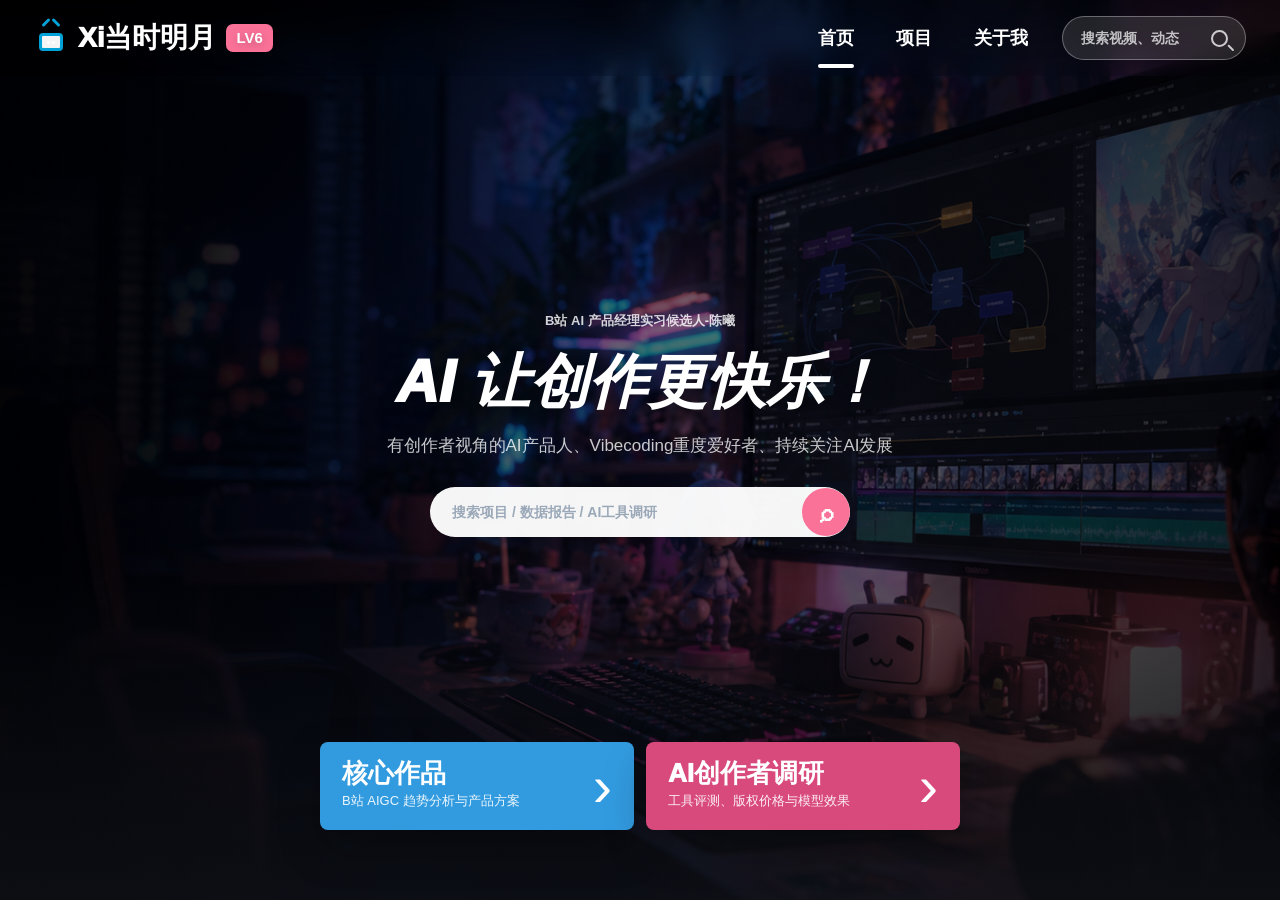
<file: index.html>
﻿<!doctype html>
<html lang="zh-CN">
<head>
  <meta charset="utf-8">
  <meta name="viewport" content="width=device-width, initial-scale=1">
  <title>AI 产品经理作品集 | Xi当时明月</title>
  <link rel="stylesheet" href="assets/styles.css?v=mobile-pages-20260427">
</head>
<body class="home-page">
  <header class="site-header">
    <a class="brand" href="index.html" aria-label="回到首页">
      <span class="brand-mark bili-tv-mini" aria-hidden="true"><span></span></span>
      <span>Xi当时明月</span>
      <span class="brand-level">LV6</span>
    </a>
    <button class="nav-toggle" type="button" aria-expanded="false" aria-controls="site-nav">☰</button>
    <nav id="site-nav" class="site-nav">
      <a class="active" href="index.html">首页</a>
      <a href="projects.html">项目</a>
      <a href="about.html">关于我</a>
      <span class="nav-search">搜索视频、动态</span>
    </nav>
  </header>

  <main>
    <section class="home-hero">
      <div class="hero-media" aria-hidden="true">
        <img src="assets/hero-creator-bg.png" alt="">
      </div>
      <div class="danmaku-layer" aria-hidden="true">
        <span style="--top: 8%; --delay: 0s; --speed: 17s;">bilibili干杯！</span>
        <span style="--top: 12%; --delay: -5s; --speed: 21s;">无限进步！</span>
        <span style="--top: 16%; --delay: -10s; --speed: 19s;">接offer~</span>
        <span style="--top: 20%; --delay: -15s; --speed: 23s;">求录用~</span>
        <span style="--top: 24%; --delay: -3s; --speed: 20s;">全体目光向我看齐！看我！看我！！！</span>
        <span style="--top: 28%; --delay: -8s; --speed: 25s;">前方高能：AI产品洞察已加载</span>
        <span style="--top: 32%; --delay: -13s; --speed: 22s;">一键三连作品集</span>
        <span style="--top: 36%; --delay: -18s; --speed: 26s;">bilibili干杯！</span>
        <span style="--top: 40%; --delay: -2s; --speed: 18s;">无限进步！</span>
        <span style="--top: 44%; --delay: -7s; --speed: 24s;">接offer~</span>
        <span style="--top: 48%; --delay: -12s; --speed: 20s;">求录用~</span>
        <span style="--top: 52%; --delay: -17s; --speed: 27s;">全体目光向我看齐！看我！看我！！！</span>
        <span style="--top: 56%; --delay: -22s; --speed: 23s;">前方高能：AI产品洞察已加载</span>
        <span style="--top: 60%; --delay: -4s; --speed: 19s;">一键三连作品集</span>
        <span style="--top: 64%; --delay: -9s; --speed: 28s;">bilibili干杯！</span>
        <span style="--top: 68%; --delay: -14s; --speed: 21s;">无限进步！</span>
        <span style="--top: 72%; --delay: -19s; --speed: 25s;">接offer~</span>
        <span style="--top: 76%; --delay: -24s; --speed: 22s;">求录用~</span>
        <span style="--top: 80%; --delay: -6s; --speed: 29s;">全体目光向我看齐！看我！看我！！！</span>
        <span style="--top: 84%; --delay: -11s; --speed: 24s;">一键三连作品集</span>
        <span style="--top: 18%; --delay: -26s; --speed: 31s;">bilibili干杯！</span>
        <span style="--top: 34%; --delay: -28s; --speed: 30s;">求录用~</span>
        <span style="--top: 58%; --delay: -30s; --speed: 32s;">接offer~</span>
        <span style="--top: 82%; --delay: -32s; --speed: 33s;">无限进步！</span>
      </div>
      <aside class="creator-panel bili-profile-card" aria-label="B站创作者信息卡">
        <div class="profile-avatar-wrap">
          <img src="assets/mine/avatar.webp" alt="Xi当时明月 B站头像">
          <span class="avatar-vip">大</span>
        </div>
        <div>
          <div class="profile-name-row">
            <strong>Xi当时明月</strong>
            <span class="level-badge">LV6</span>
            <span class="vip-badge">年度大会员</span>
          </div>
          <p class="profile-sign">去拯救世界了</p>
          <p class="profile-proof">代表作 246.9万播放 / 累计公开视频播放 255万+</p>
        </div>
      </aside>
      <div class="hero-copy recruit-copy">
        <p class="eyebrow">B站 AI 产品经理实习候选人-陈曦</p>
        <h1>AI 让创作更快乐！</h1>
        <p class="hero-summary">
          有创作者视角的AI产品人、Vibecoding重度爱好者、持续关注AI发展
        </p>
        <div class="hero-search" aria-label="作品集快捷搜索">
          <span>搜索项目 / 数据报告 / AI工具调研</span>
          <a href="projects.html" aria-label="查看全部项目">⌕</a>
        </div>
      </div>
      <div class="recruit-entry-panel" aria-label="核心作品入口">
        <a class="recruit-entry blue" href="projects.html">
          <strong>核心作品</strong>
          <span>B站 AIGC 趋势分析与产品方案</span>
          <b>›</b>
        </a>
        <a class="recruit-entry pink" href="ai-creator-workflow.html">
          <strong>AI创作者调研</strong>
          <span>工具评测、版权价格与模型效果</span>
          <b>›</b>
        </a>
      </div>
    </section>

  </main>

  <script src="assets/main.js"></script>
</body>
</html>
</file>
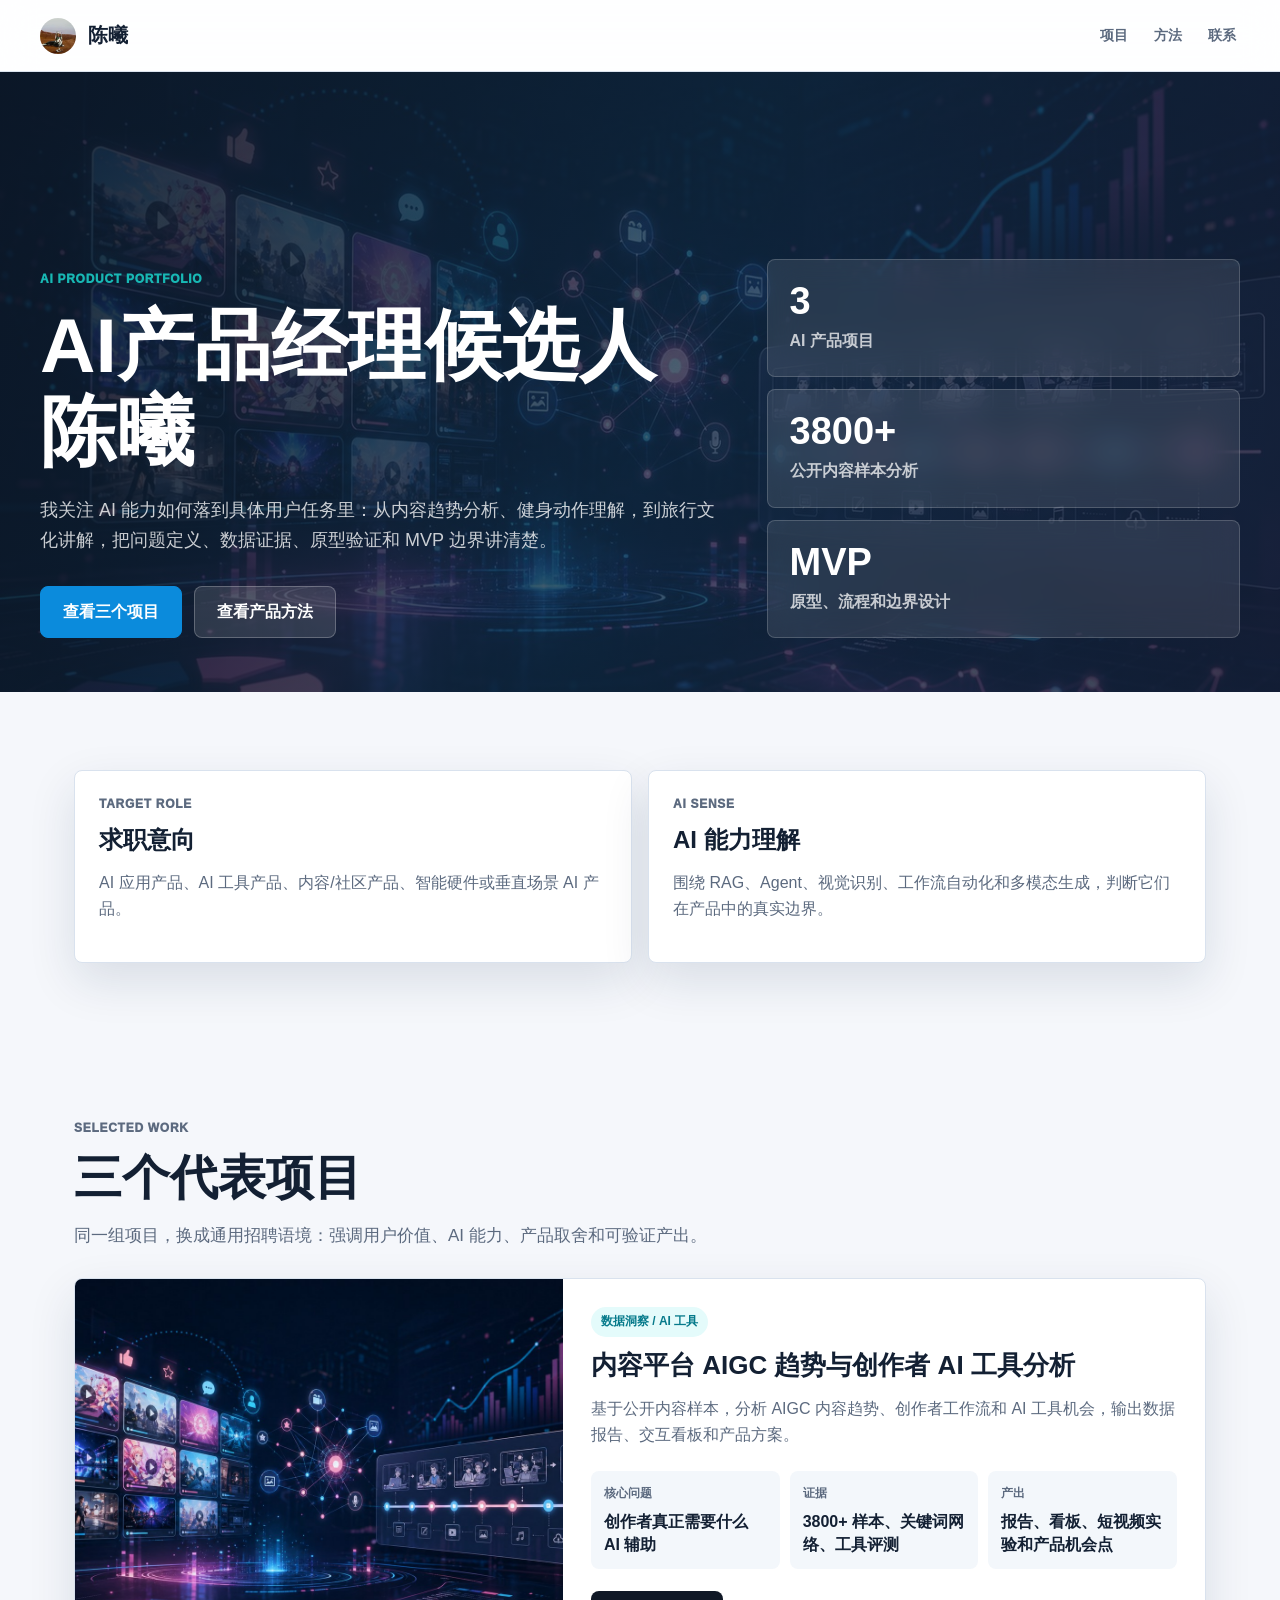
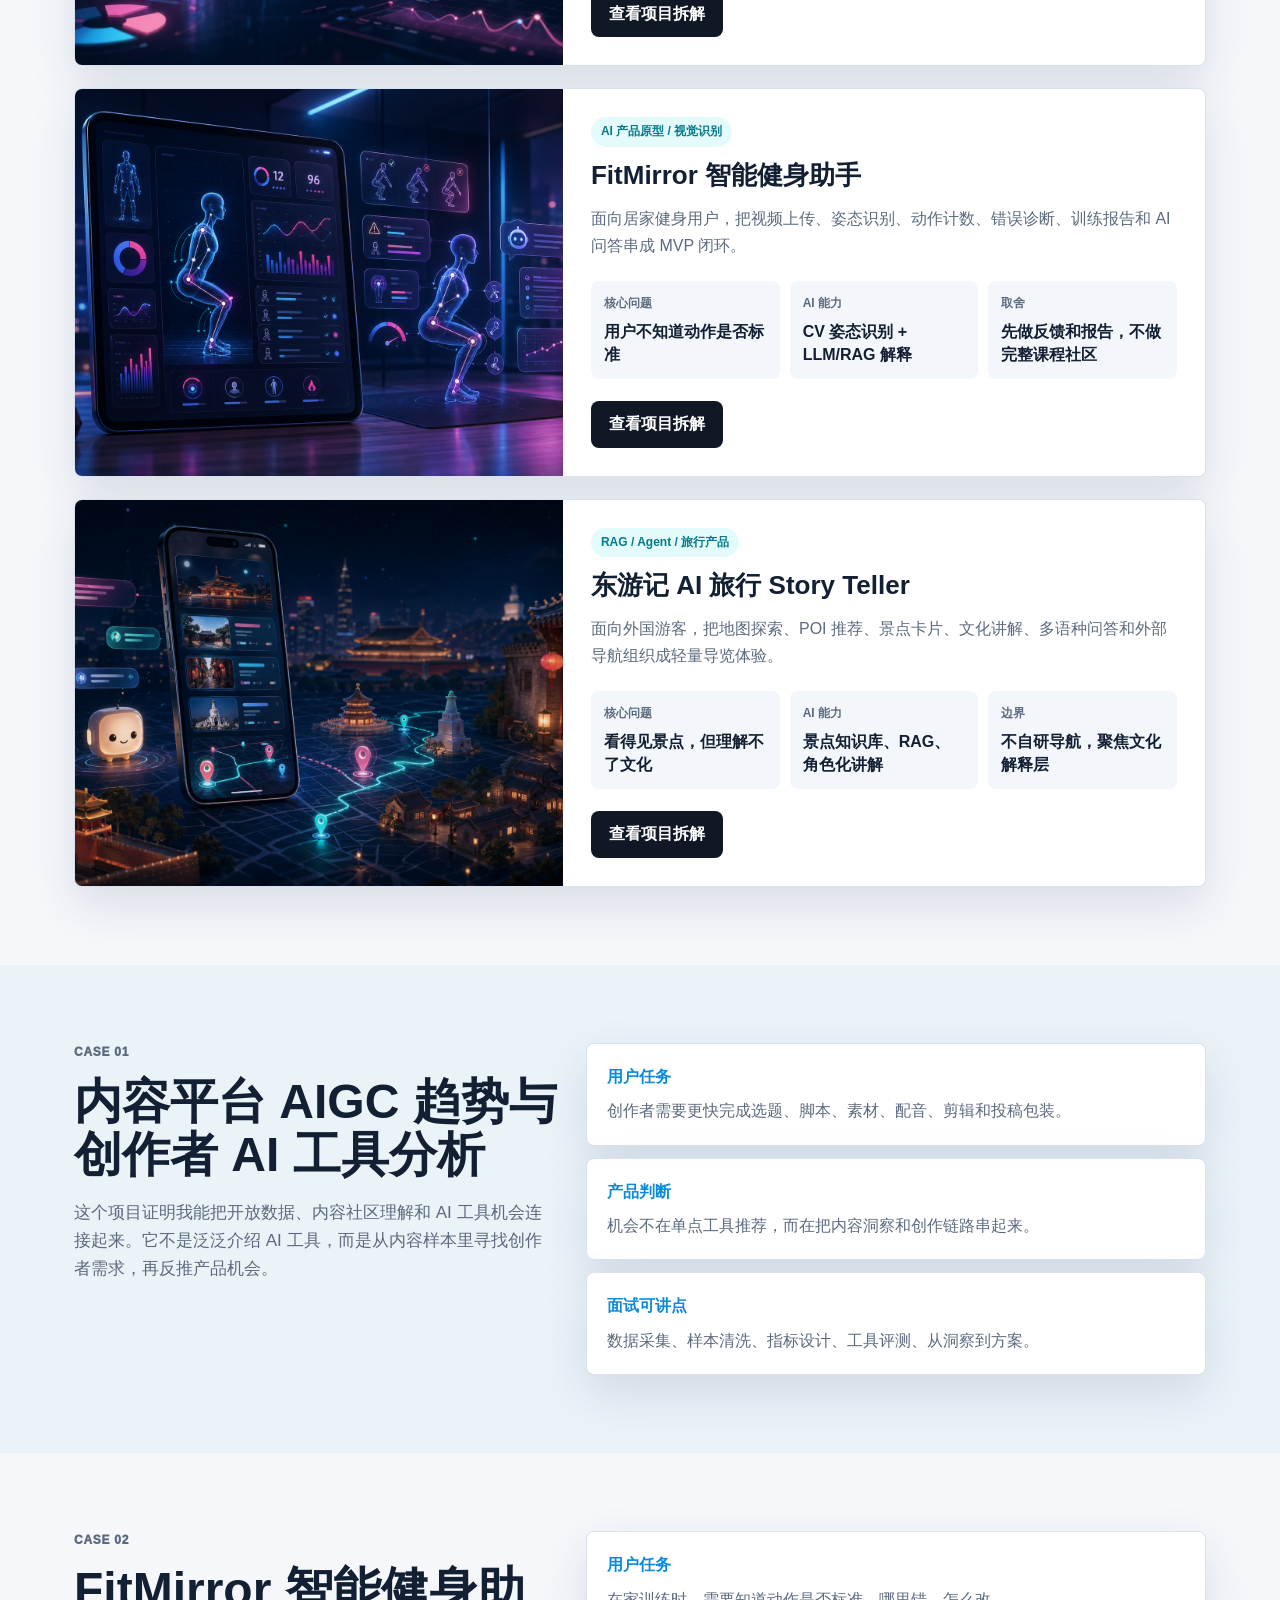
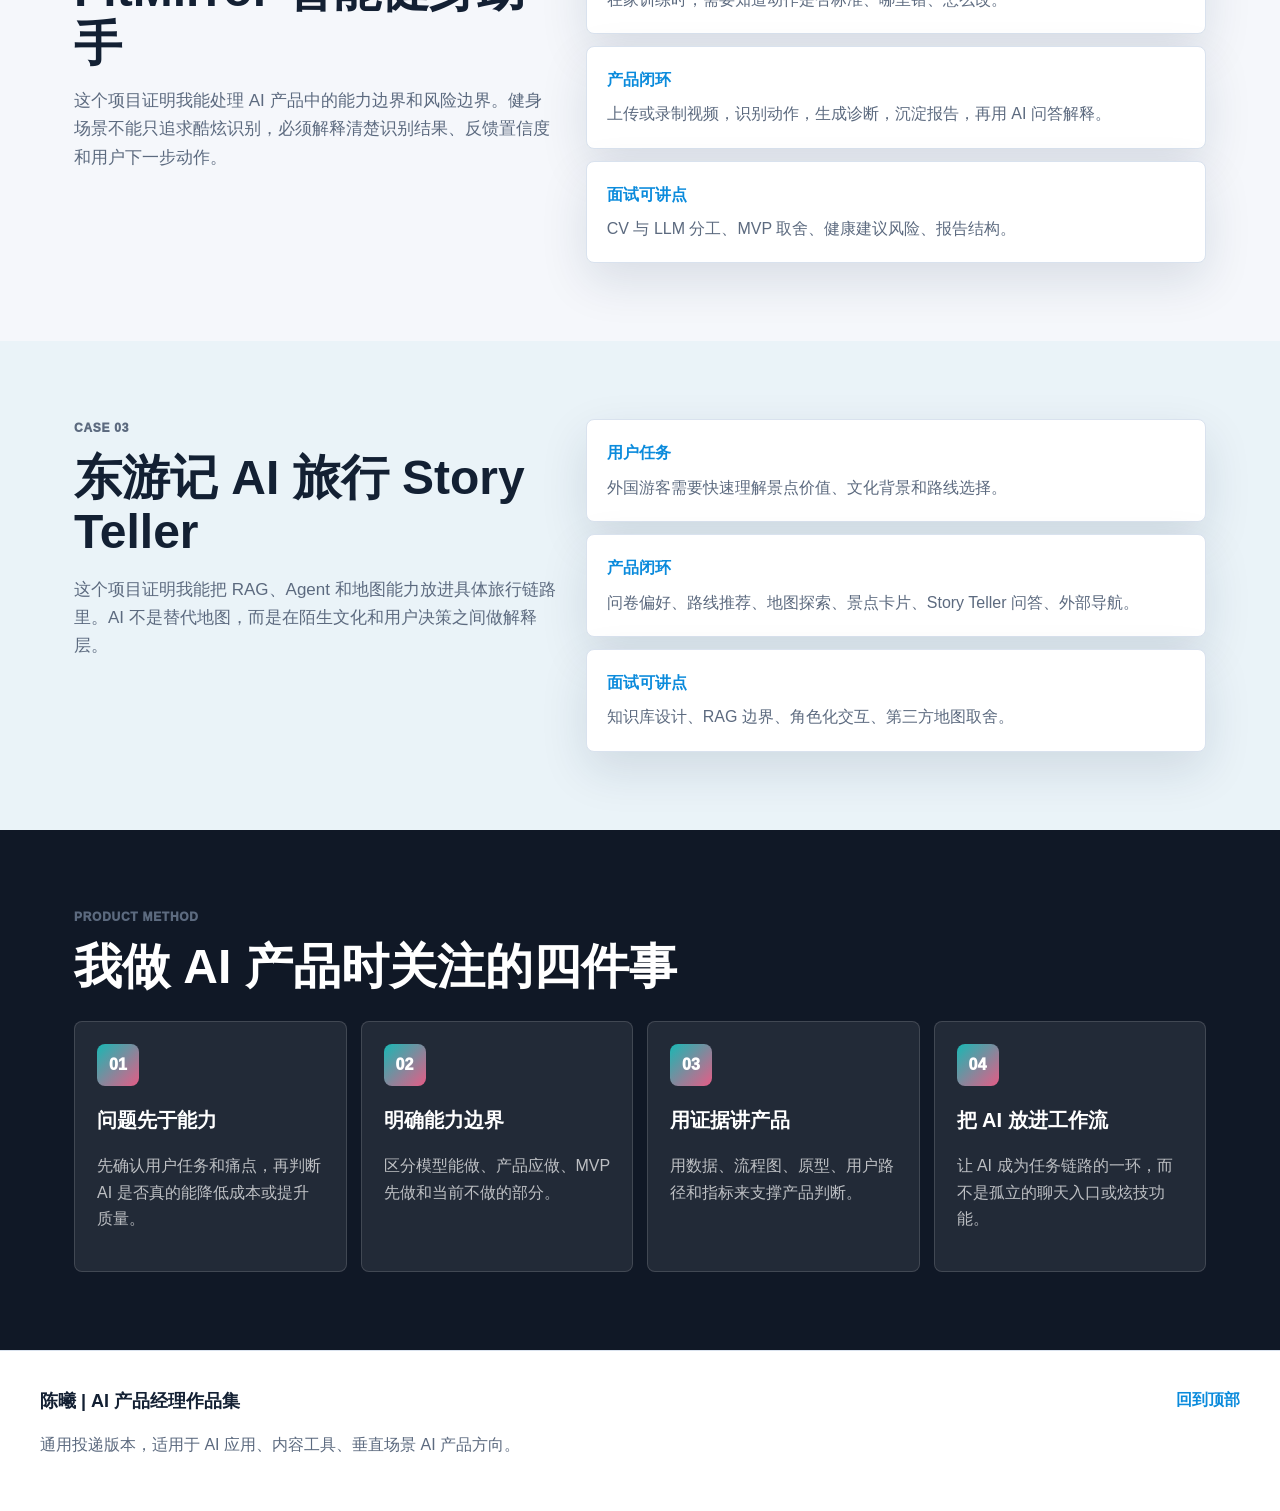
<file: general/index.html>
<!doctype html>
<html lang="zh-CN">
<head>
  <meta charset="utf-8">
  <meta name="viewport" content="width=device-width, initial-scale=1">
  <title>AI 产品经理作品集 | 陈曦</title>
  <link rel="stylesheet" href="styles.css">
</head>
<body>
  <header class="site-header">
    <a class="brand" href="#top" aria-label="回到首页">
      <img src="assets/mine/avatar.webp" alt="">
      <span>陈曦</span>
    </a>
    <nav aria-label="主导航">
      <a href="#projects">项目</a>
      <a href="#approach">方法</a>
      <a href="#contact">联系</a>
    </nav>
  </header>

  <main id="top">
    <section class="hero">
      <div class="hero-copy">
        <p class="eyebrow">AI Product Portfolio</p>
        <h1>AI产品经理候选人 陈曦</h1>
        <p class="lead">我关注 AI 能力如何落到具体用户任务里：从内容趋势分析、健身动作理解，到旅行文化讲解，把问题定义、数据证据、原型验证和 MVP 边界讲清楚。</p>
        <div class="hero-actions">
          <a class="button primary" href="#projects">查看三个项目</a>
          <a class="button ghost" href="#approach">查看产品方法</a>
        </div>
      </div>
      <div class="hero-panel" aria-label="核心能力概览">
        <article>
          <strong>3</strong>
          <span>AI 产品项目</span>
        </article>
        <article>
          <strong>3800+</strong>
          <span>公开内容样本分析</span>
        </article>
        <article>
          <strong>MVP</strong>
          <span>原型、流程和边界设计</span>
        </article>
      </div>
    </section>

    <section class="section intro-grid">
      <article>
        <p class="eyebrow">Target Role</p>
        <h2>求职意向</h2>
        <p>AI 应用产品、AI 工具产品、内容/社区产品、智能硬件或垂直场景 AI 产品。</p>
      </article>
      <article>
        <p class="eyebrow">AI Sense</p>
        <h2>AI 能力理解</h2>
        <p>围绕 RAG、Agent、视觉识别、工作流自动化和多模态生成，判断它们在产品中的真实边界。</p>
      </article>
    </section>

    <section id="projects" class="section projects-section">
      <div class="section-head">
        <p class="eyebrow">Selected Work</p>
        <h2>三个代表项目</h2>
        <p>同一组项目，换成通用招聘语境：强调用户价值、AI 能力、产品取舍和可验证产出。</p>
      </div>

      <div class="project-grid">
        <article class="project-card">
          <img src="assets/projects/content-ai-trend-card.jpg" alt="内容平台 AIGC 趋势分析视觉图">
          <div class="project-body">
            <span class="tag">数据洞察 / AI 工具</span>
            <h3>内容平台 AIGC 趋势与创作者 AI 工具分析</h3>
            <p>基于公开内容样本，分析 AIGC 内容趋势、创作者工作流和 AI 工具机会，输出数据报告、交互看板和产品方案。</p>
            <dl>
              <div><dt>核心问题</dt><dd>创作者真正需要什么 AI 辅助</dd></div>
              <div><dt>证据</dt><dd>3800+ 样本、关键词网络、工具评测</dd></div>
              <div><dt>产出</dt><dd>报告、看板、短视频实验和产品机会点</dd></div>
            </dl>
            <a href="content-ai.html">查看项目拆解</a>
          </div>
        </article>

        <article class="project-card">
          <img src="assets/projects/fitmirror-ai-card.png" alt="FitMirror 智能健身助手视觉图">
          <div class="project-body">
            <span class="tag">AI 产品原型 / 视觉识别</span>
            <h3>FitMirror 智能健身助手</h3>
            <p>面向居家健身用户，把视频上传、姿态识别、动作计数、错误诊断、训练报告和 AI 问答串成 MVP 闭环。</p>
            <dl>
              <div><dt>核心问题</dt><dd>用户不知道动作是否标准</dd></div>
              <div><dt>AI 能力</dt><dd>CV 姿态识别 + LLM/RAG 解释</dd></div>
              <div><dt>取舍</dt><dd>先做反馈和报告，不做完整课程社区</dd></div>
            </dl>
            <a href="fitmirror.html">查看项目拆解</a>
          </div>
        </article>

        <article class="project-card">
          <img src="assets/projects/dongyouji-ai-card.png" alt="东游记 AI 旅行 Story Teller 视觉图">
          <div class="project-body">
            <span class="tag">RAG / Agent / 旅行产品</span>
            <h3>东游记 AI 旅行 Story Teller</h3>
            <p>面向外国游客，把地图探索、POI 推荐、景点卡片、文化讲解、多语种问答和外部导航组织成轻量导览体验。</p>
            <dl>
              <div><dt>核心问题</dt><dd>看得见景点，但理解不了文化</dd></div>
              <div><dt>AI 能力</dt><dd>景点知识库、RAG、角色化讲解</dd></div>
              <div><dt>边界</dt><dd>不自研导航，聚焦文化解释层</dd></div>
            </dl>
            <a href="dongyouji.html">查看项目拆解</a>
          </div>
        </article>
      </div>
    </section>

    <section class="case-section" id="content-ai">
      <div class="case-text">
        <p class="eyebrow">Case 01</p>
        <h2>内容平台 AIGC 趋势与创作者 AI 工具分析</h2>
        <p>这个项目证明我能把开放数据、内容社区理解和 AI 工具机会连接起来。它不是泛泛介绍 AI 工具，而是从内容样本里寻找创作者需求，再反推产品机会。</p>
      </div>
      <div class="case-points">
        <article><strong>用户任务</strong><span>创作者需要更快完成选题、脚本、素材、配音、剪辑和投稿包装。</span></article>
        <article><strong>产品判断</strong><span>机会不在单点工具推荐，而在把内容洞察和创作链路串起来。</span></article>
        <article><strong>面试可讲点</strong><span>数据采集、样本清洗、指标设计、工具评测、从洞察到方案。</span></article>
      </div>
    </section>

    <section class="case-section" id="fitmirror">
      <div class="case-text">
        <p class="eyebrow">Case 02</p>
        <h2>FitMirror 智能健身助手</h2>
        <p>这个项目证明我能处理 AI 产品中的能力边界和风险边界。健身场景不能只追求酷炫识别，必须解释清楚识别结果、反馈置信度和用户下一步动作。</p>
      </div>
      <div class="case-points">
        <article><strong>用户任务</strong><span>在家训练时，需要知道动作是否标准、哪里错、怎么改。</span></article>
        <article><strong>产品闭环</strong><span>上传或录制视频，识别动作，生成诊断，沉淀报告，再用 AI 问答解释。</span></article>
        <article><strong>面试可讲点</strong><span>CV 与 LLM 分工、MVP 取舍、健康建议风险、报告结构。</span></article>
      </div>
    </section>

    <section class="case-section" id="dongyouji">
      <div class="case-text">
        <p class="eyebrow">Case 03</p>
        <h2>东游记 AI 旅行 Story Teller</h2>
        <p>这个项目证明我能把 RAG、Agent 和地图能力放进具体旅行链路里。AI 不是替代地图，而是在陌生文化和用户决策之间做解释层。</p>
      </div>
      <div class="case-points">
        <article><strong>用户任务</strong><span>外国游客需要快速理解景点价值、文化背景和路线选择。</span></article>
        <article><strong>产品闭环</strong><span>问卷偏好、路线推荐、地图探索、景点卡片、Story Teller 问答、外部导航。</span></article>
        <article><strong>面试可讲点</strong><span>知识库设计、RAG 边界、角色化交互、第三方地图取舍。</span></article>
      </div>
    </section>

    <section id="approach" class="section approach">
      <div class="section-head">
        <p class="eyebrow">Product Method</p>
        <h2>我做 AI 产品时关注的四件事</h2>
      </div>
      <div class="approach-grid">
        <article><span>01</span><strong>问题先于能力</strong><p>先确认用户任务和痛点，再判断 AI 是否真的能降低成本或提升质量。</p></article>
        <article><span>02</span><strong>明确能力边界</strong><p>区分模型能做、产品应做、MVP 先做和当前不做的部分。</p></article>
        <article><span>03</span><strong>用证据讲产品</strong><p>用数据、流程图、原型、用户路径和指标来支撑产品判断。</p></article>
        <article><span>04</span><strong>把 AI 放进工作流</strong><p>让 AI 成为任务链路的一环，而不是孤立的聊天入口或炫技功能。</p></article>
      </div>
    </section>
  </main>

  <footer id="contact" class="site-footer">
    <div>
      <strong>陈曦 | AI 产品经理作品集</strong>
      <p>通用投递版本，适用于 AI 应用、内容工具、垂直场景 AI 产品方向。</p>
    </div>
    <a href="#top">回到顶部</a>
  </footer>
</body>
</html>
</file>
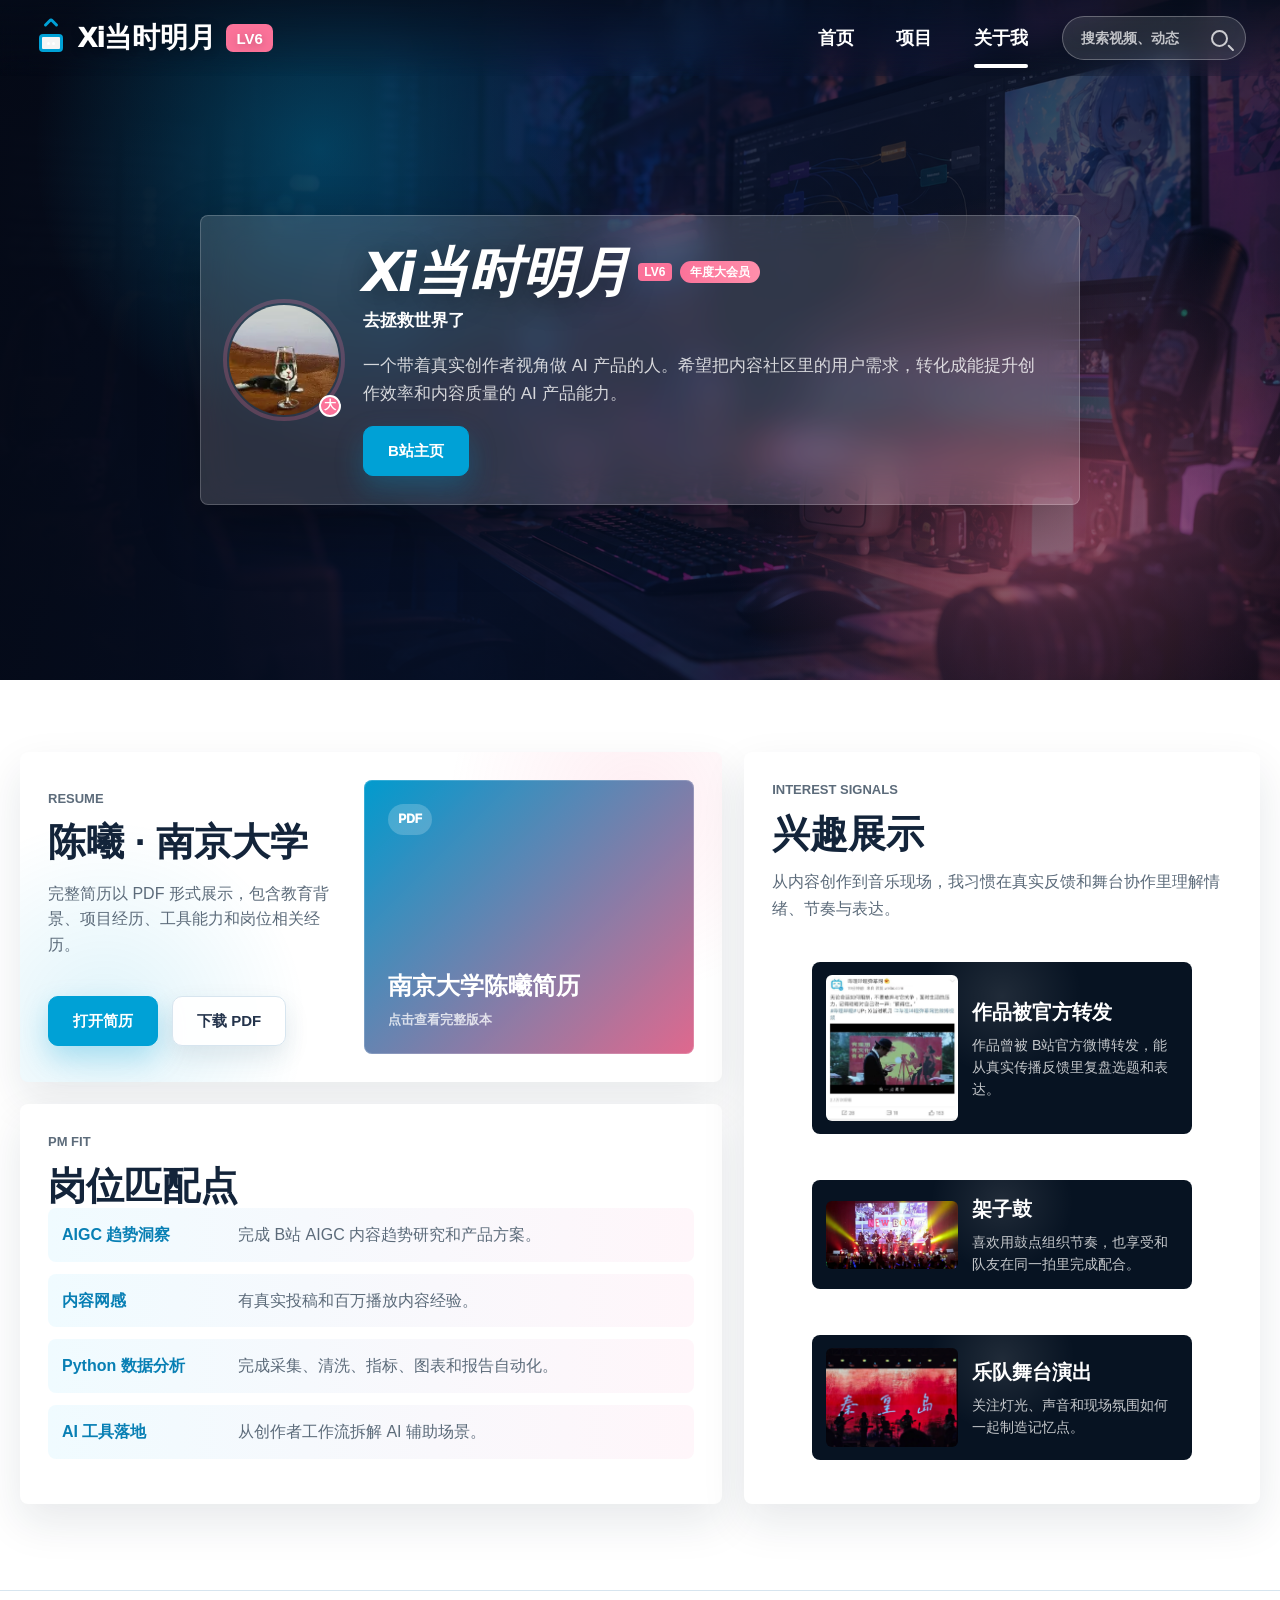
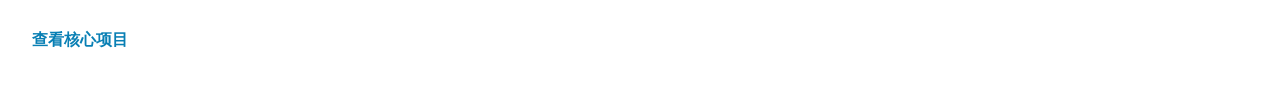
<file: about.html>
﻿<!doctype html>
<html lang="zh-CN">
<head>
  <meta charset="utf-8">
  <meta name="viewport" content="width=device-width, initial-scale=1">
  <title>关于我 | Xi当时明月</title>
  <link rel="stylesheet" href="assets/styles.css?v=mobile-pages-20260427">
</head>
<body class="bili-page about-page">
  <header class="site-header">
    <a class="brand" href="index.html" aria-label="回到首页">
      <span class="brand-mark bili-tv-mini" aria-hidden="true"><span></span></span>
      <span>Xi当时明月</span>
      <span class="brand-level">LV6</span>
    </a>
    <button class="nav-toggle" type="button" aria-expanded="false" aria-controls="site-nav">☰</button>
    <nav id="site-nav" class="site-nav">
      <a href="index.html">首页</a>
      <a href="projects.html">项目</a>
      <a class="active" href="about.html">关于我</a>
      <span class="nav-search">搜索视频、动态</span>
    </nav>
  </header>

  <main>
    <section class="space-hero">
      <div class="hero-media" aria-hidden="true">
        <img src="assets/hero-creator-bg.png" alt="">
      </div>
      <div class="danmaku-layer about-danmaku-layer" aria-hidden="true">
        <span style="--top: 10%; --delay: 0s; --speed: 17s;">bilibili干杯！</span>
        <span style="--top: 15%; --delay: -5s; --speed: 21s;">无限进步！</span>
        <span style="--top: 20%; --delay: -10s; --speed: 19s;">AI 产品力加载中</span>
        <span style="--top: 25%; --delay: -15s; --speed: 23s;">一键三连作品集</span>
        <span style="--top: 30%; --delay: -3s; --speed: 20s;">真实创作者视角</span>
        <span style="--top: 35%; --delay: -8s; --speed: 25s;">内容社区洞察已就绪</span>
        <span style="--top: 40%; --delay: -13s; --speed: 22s;">接 offer ~</span>
        <span style="--top: 45%; --delay: -18s; --speed: 26s;">前方高能</span>
        <span style="--top: 50%; --delay: -2s; --speed: 18s;">从创作到产品</span>
        <span style="--top: 55%; --delay: -7s; --speed: 24s;">求录用~</span>
        <span style="--top: 60%; --delay: -12s; --speed: 20s;">B站 AIGC 趋势研究</span>
        <span style="--top: 65%; --delay: -17s; --speed: 27s;">AI 让创作更快乐</span>
        <span style="--top: 70%; --delay: -22s; --speed: 23s;">数据复盘中</span>
        <span style="--top: 75%; --delay: -4s; --speed: 19s;">关注用户需求</span>
        <span style="--top: 80%; --delay: -9s; --speed: 28s;">全体目光向我看齐！</span>
      </div>
      <div class="space-profile-card">
        <div class="profile-avatar-wrap">
          <img src="assets/mine/avatar.webp" alt="Xi当时明月 B站头像">
          <span class="avatar-vip">大</span>
        </div>
        <div>
          <div class="profile-name-row">
            <h1>Xi当时明月</h1>
            <span class="level-badge">LV6</span>
            <span class="vip-badge">年度大会员</span>
          </div>
          <p class="space-sign">去拯救世界了</p>
          <p>一个带着真实创作者视角做 AI 产品的人。希望把内容社区里的用户需求，转化成能提升创作效率和内容质量的 AI 产品能力。</p>
          <div class="hero-actions space-profile-actions">
            <a class="button primary" href="https://space.bilibili.com/365101941?spm_id_from=333.1007.0.0" target="_blank" rel="noopener">B站主页</a>
          </div>
        </div>
      </div>
    </section>

    <section class="section profile-layout page-section">
      <div class="profile-content">
        <article class="resume-block resume-download-block">
          <div class="resume-download-copy">
            <p class="eyebrow">Resume</p>
            <h2>陈曦 · 南京大学</h2>
            <p>完整简历以 PDF 形式展示，包含教育背景、项目经历、工具能力和岗位相关经历。</p>
            <div class="button-row">
              <a class="button primary" href="assets/docs/chenxi-nju-resume-0108.pdf" target="_blank" rel="noopener">打开简历</a>
              <a class="button ghost" href="assets/docs/chenxi-nju-resume-0108.pdf" download>下载 PDF</a>
            </div>
          </div>
          <a class="resume-preview-card" href="assets/docs/chenxi-nju-resume-0108.pdf" target="_blank" rel="noopener" aria-label="打开陈曦简历 PDF">
            <span>PDF</span>
            <strong>南京大学陈曦简历</strong>
            <small>点击查看完整版本</small>
          </a>
        </article>

        <article class="resume-block pm-fit-block">
          <p class="eyebrow">PM Fit</p>
          <h2>岗位匹配点</h2>
          <div class="fit-list">
            <div><strong>AIGC 趋势洞察</strong><span>完成 B站 AIGC 内容趋势研究和产品方案。</span></div>
            <div><strong>内容网感</strong><span>有真实投稿和百万播放内容经验。</span></div>
            <div><strong>Python 数据分析</strong><span>完成采集、清洗、指标、图表和报告自动化。</span></div>
            <div><strong>AI 工具落地</strong><span>从创作者工作流拆解 AI 辅助场景。</span></div>
          </div>
        </article>

        <article class="resume-block interest-block">
          <div class="about-block-heading">
            <div>
              <p class="eyebrow">Interest Signals</p>
              <h2>兴趣展示</h2>
            </div>
            <p>从内容创作到音乐现场，我习惯在真实反馈和舞台协作里理解情绪、节奏与表达。</p>
          </div>
          <div class="interest-gallery">
            <a class="interest-card" href="assets/mine/interest-content-note.jpg" target="_blank" rel="noopener" aria-label="查看作品被 B站官方微博转发截图大图">
              <figure>
                <img src="assets/mine/interest-content-note.jpg" alt="B站内容被官方账号转发的截图">
                <figcaption>
                  <strong>作品被官方转发</strong>
                  <span>作品曾被 B站官方微博转发，能从真实传播反馈里复盘选题和表达。</span>
                </figcaption>
              </figure>
            </a>
            <a class="interest-card" href="assets/mine/interest-live-band.jpg" target="_blank" rel="noopener" aria-label="查看架子鼓舞台照片大图">
              <figure class="wide">
                <img src="assets/mine/interest-live-band.jpg" alt="乐队在舞台上演出的照片">
                <figcaption>
                  <strong>架子鼓</strong>
                  <span>喜欢用鼓点组织节奏，也享受和队友在同一拍里完成配合。</span>
                </figcaption>
              </figure>
            </a>
            <a class="interest-card" href="assets/mine/interest-stage-qinhuangdao.jpg" target="_blank" rel="noopener" aria-label="查看乐队舞台演出照片大图">
              <figure>
                <img src="assets/mine/interest-stage-qinhuangdao.jpg" alt="秦皇岛主题舞台演出照片">
                <figcaption>
                  <strong>乐队舞台演出</strong>
                  <span>关注灯光、声音和现场氛围如何一起制造记忆点。</span>
                </figcaption>
              </figure>
            </a>
          </div>
        </article>
      </div>
    </section>
  </main>

  <footer class="site-footer">
    <a href="bilibili-aigc.html">查看核心项目</a>
  </footer>
  <script src="assets/main.js"></script>
</body>
</html>
</file>
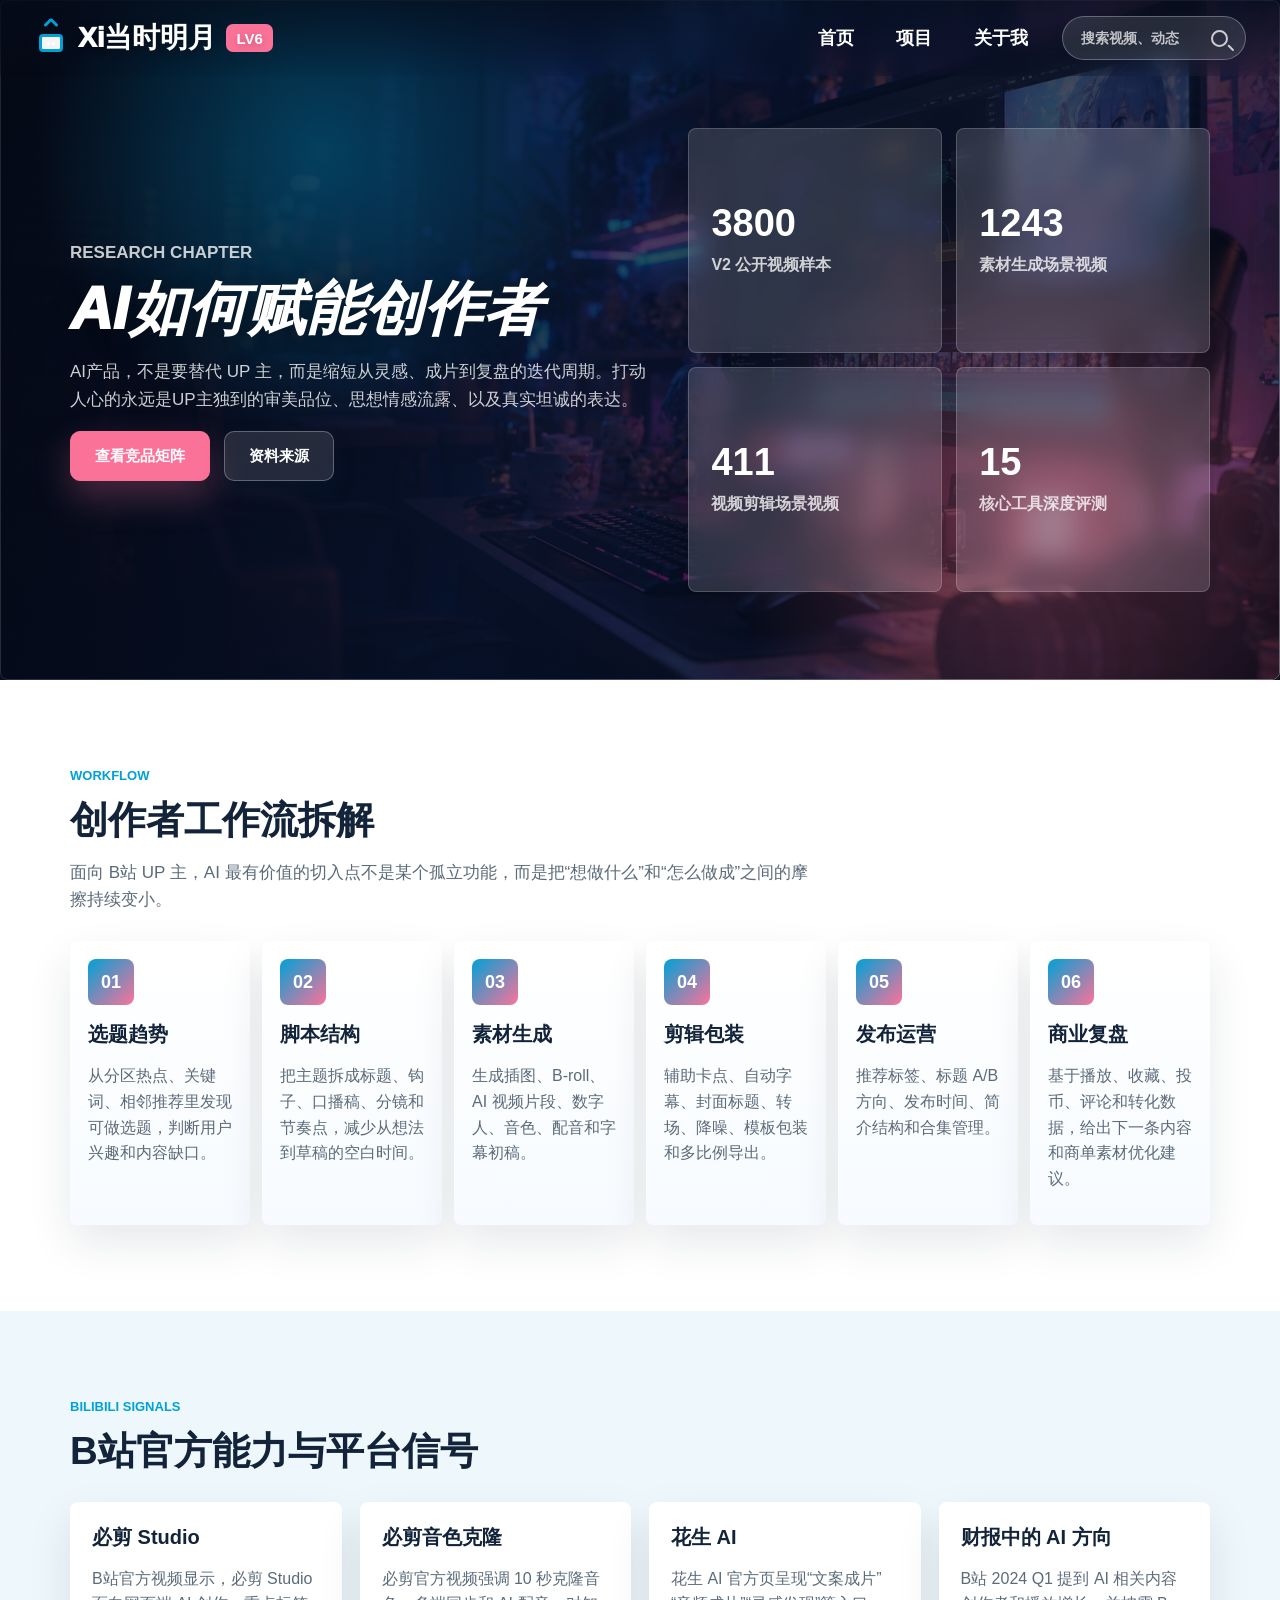
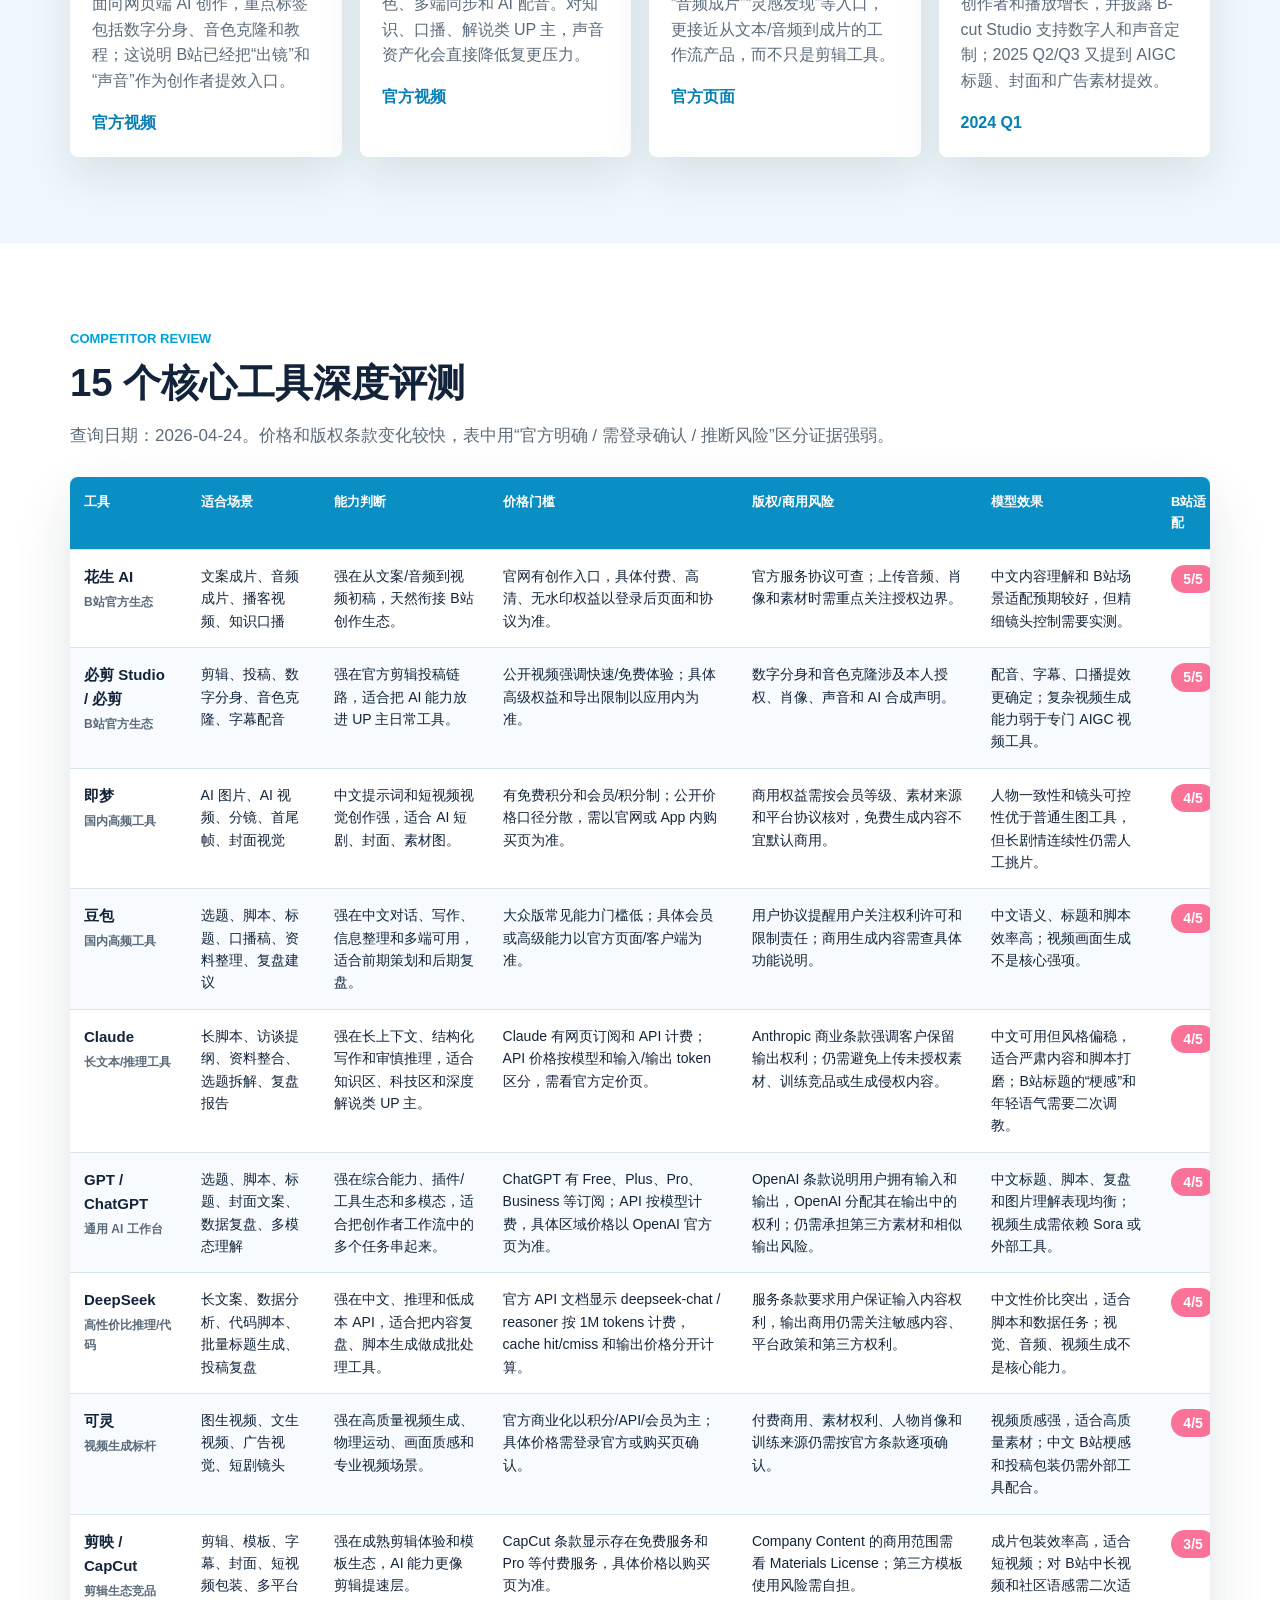
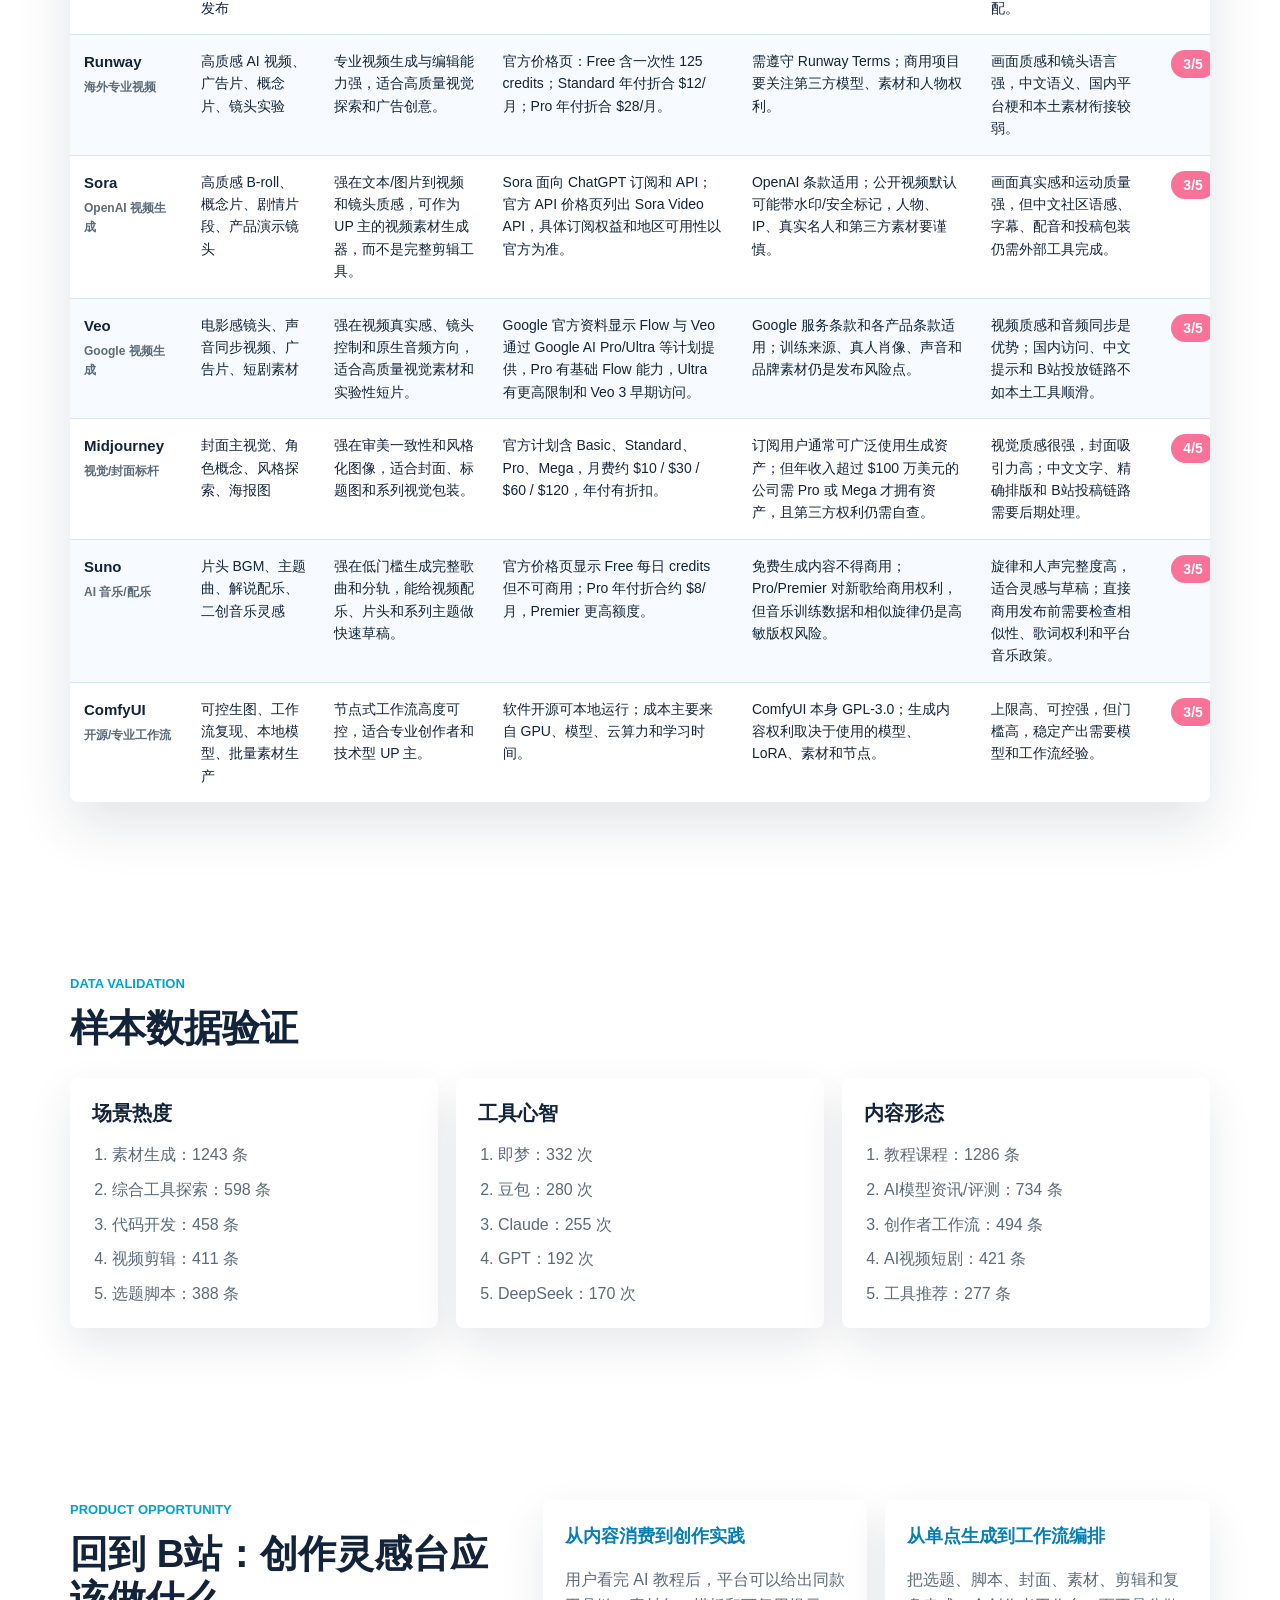
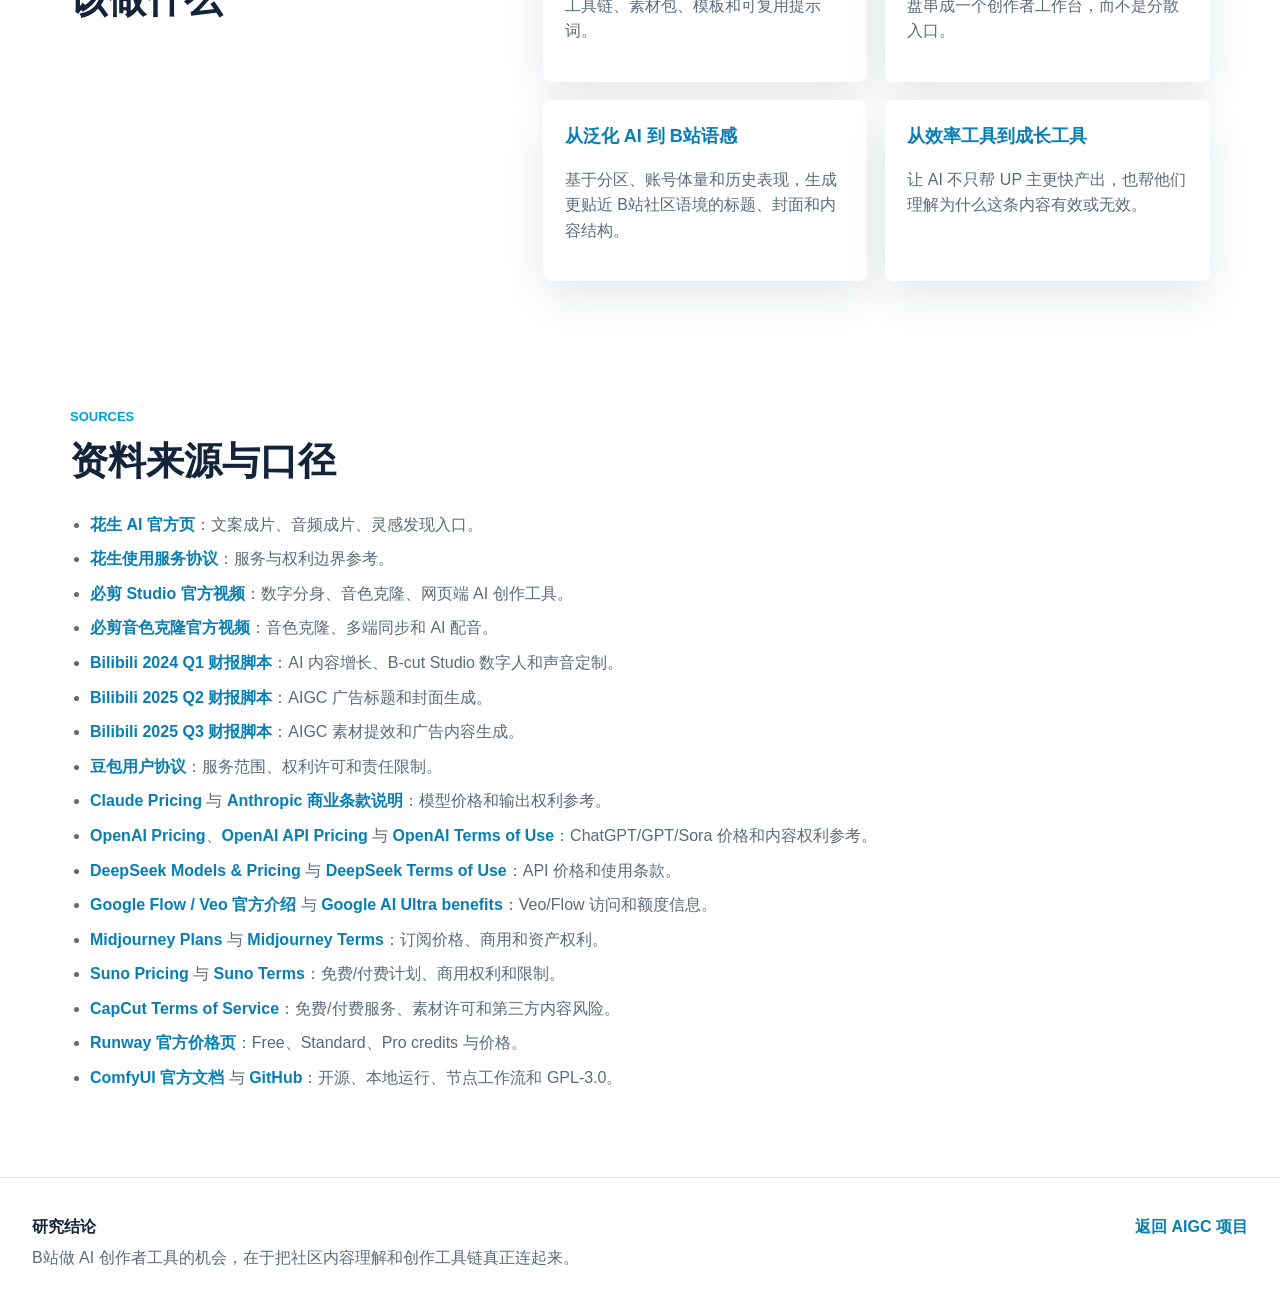
<file: ai-creator-workflow.html>
<!doctype html>
<html lang="zh-CN">
<head>
  <meta charset="utf-8">
  <meta name="viewport" content="width=device-width, initial-scale=1">
  <title>AI如何赋能创作者 | Xi当时明月</title>
  <link rel="stylesheet" href="assets/styles.css?v=mobile-pages-20260427">
</head>
<body class="bili-page research-page">
  <header class="site-header">
    <a class="brand" href="index.html" aria-label="回到首页">
      <span class="brand-mark bili-tv-mini" aria-hidden="true"><span></span></span>
      <span>Xi当时明月</span>
      <span class="brand-level">LV6</span>
    </a>
    <button class="nav-toggle" type="button" aria-expanded="false" aria-controls="site-nav">☰</button>
    <nav id="site-nav" class="site-nav">
      <a href="index.html">首页</a>
      <a href="projects.html">项目</a>
      <a href="about.html">关于我</a>
      <span class="nav-search">搜索视频、动态</span>
    </nav>
  </header>

  <main>
    <section class="case-hero research-hero research-landing">
      <div class="hero-media" aria-hidden="true">
        <img src="assets/hero-creator-bg.png" alt="">
      </div>
      <div class="research-landing-copy">
        <p class="eyebrow">Research Chapter</p>
        <h1>AI如何赋能创作者</h1>
        <p>AI产品，不是要替代 UP 主，而是缩短从灵感、成片到复盘的迭代周期。打动人心的永远是UP主独到的审美品位、思想情感流露、以及真实坦诚的表达。</p>
        <div class="button-row">
          <a class="button primary" href="#matrix">查看竞品矩阵</a>
          <a class="button ghost" href="#sources">资料来源</a>
        </div>
      </div>
      <div class="research-summary hero-summary-card">
        <article><strong>3800</strong><span>V2 公开视频样本</span></article>
        <article><strong>1243</strong><span>素材生成场景视频</span></article>
        <article><strong>411</strong><span>视频剪辑场景视频</span></article>
        <article><strong>15</strong><span>核心工具深度评测</span></article>
      </div>
    </section>

    <section class="section">
      <div class="section-heading">
        <p class="eyebrow">Workflow</p>
        <h2>创作者工作流拆解</h2>
        <p>面向 B站 UP 主，AI 最有价值的切入点不是某个孤立功能，而是把“想做什么”和“怎么做成”之间的摩擦持续变小。</p>
      </div>
      <div class="workflow-steps">
        <article><span>01</span><h3>选题趋势</h3><p>从分区热点、关键词、相邻推荐里发现可做选题，判断用户兴趣和内容缺口。</p></article>
        <article><span>02</span><h3>脚本结构</h3><p>把主题拆成标题、钩子、口播稿、分镜和节奏点，减少从想法到草稿的空白时间。</p></article>
        <article><span>03</span><h3>素材生成</h3><p>生成插图、B-roll、AI 视频片段、数字人、音色、配音和字幕初稿。</p></article>
        <article><span>04</span><h3>剪辑包装</h3><p>辅助卡点、自动字幕、封面标题、转场、降噪、模板包装和多比例导出。</p></article>
        <article><span>05</span><h3>发布运营</h3><p>推荐标签、标题 A/B 方向、发布时间、简介结构和合集管理。</p></article>
        <article><span>06</span><h3>商业复盘</h3><p>基于播放、收藏、投币、评论和转化数据，给出下一条内容和商单素材优化建议。</p></article>
      </div>
    </section>

    <section class="section soft-band">
      <div class="section-heading">
        <p class="eyebrow">Bilibili Signals</p>
        <h2>B站官方能力与平台信号</h2>
      </div>
      <div class="signal-grid">
        <article>
          <h3>必剪 Studio</h3>
          <p>B站官方视频显示，必剪 Studio 面向网页端 AI 创作，重点标签包括数字分身、音色克隆和教程；这说明 B站已经把“出镜”和“声音”作为创作者提效入口。</p>
          <a href="https://www.bilibili.com/video/av1253631315/">官方视频</a>
        </article>
        <article>
          <h3>必剪音色克隆</h3>
          <p>必剪官方视频强调 10 秒克隆音色、多端同步和 AI 配音。对知识、口播、解说类 UP 主，声音资产化会直接降低复更压力。</p>
          <a href="https://www.bilibili.com/list/625647470?bvid=BV1tPsreUED4&oid=113197436706755">官方视频</a>
        </article>
        <article>
          <h3>花生 AI</h3>
          <p>花生 AI 官方页呈现“文案成片”“音频成片”“灵感发现”等入口，更接近从文本/音频到成片的工作流产品，而不只是剪辑工具。</p>
          <a href="https://innovideo.bilibili.com/">官方页面</a>
        </article>
        <article>
          <h3>财报中的 AI 方向</h3>
          <p>B站 2024 Q1 提到 AI 相关内容创作者和播放增长，并披露 B-cut Studio 支持数字人和声音定制；2025 Q2/Q3 又提到 AIGC 标题、封面和广告素材提效。</p>
          <a href="https://ir.bilibili.com/media/pcnafdoy/bili-1q-2024-conference-call-script.pdf">2024 Q1</a>
        </article>
      </div>
    </section>

    <section id="matrix" class="section">
      <div class="section-heading wide">
        <p class="eyebrow">Competitor Review</p>
        <h2>15 个核心工具深度评测</h2>
        <p>查询日期：2026-04-24。价格和版权条款变化较快，表中用“官方明确 / 需登录确认 / 推断风险”区分证据强弱。</p>
      </div>
      <div class="table-wrap">
        <table class="review-table">
          <thead>
            <tr>
              <th>工具</th>
              <th>适合场景</th>
              <th>能力判断</th>
              <th>价格门槛</th>
              <th>版权/商用风险</th>
              <th>模型效果</th>
              <th>B站适配</th>
            </tr>
          </thead>
          <tbody>
            <tr>
              <td><strong>花生 AI</strong><span>B站官方生态</span></td>
              <td>文案成片、音频成片、播客视频、知识口播</td>
              <td>强在从文案/音频到视频初稿，天然衔接 B站创作生态。</td>
              <td>官网有创作入口，具体付费、高清、无水印权益以登录后页面和协议为准。</td>
              <td>官方服务协议可查；上传音频、肖像和素材时需重点关注授权边界。</td>
              <td>中文内容理解和 B站场景适配预期较好，但精细镜头控制需要实测。</td>
              <td><b>5/5</b></td>
            </tr>
            <tr>
              <td><strong>必剪 Studio / 必剪</strong><span>B站官方生态</span></td>
              <td>剪辑、投稿、数字分身、音色克隆、字幕配音</td>
              <td>强在官方剪辑投稿链路，适合把 AI 能力放进 UP 主日常工具。</td>
              <td>公开视频强调快速/免费体验；具体高级权益和导出限制以应用内为准。</td>
              <td>数字分身和音色克隆涉及本人授权、肖像、声音和 AI 合成声明。</td>
              <td>配音、字幕、口播提效更确定；复杂视频生成能力弱于专门 AIGC 视频工具。</td>
              <td><b>5/5</b></td>
            </tr>
            <tr>
              <td><strong>即梦</strong><span>国内高频工具</span></td>
              <td>AI 图片、AI 视频、分镜、首尾帧、封面视觉</td>
              <td>中文提示词和短视频视觉创作强，适合 AI 短剧、封面、素材图。</td>
              <td>有免费积分和会员/积分制；公开价格口径分散，需以官网或 App 内购买页为准。</td>
              <td>商用权益需按会员等级、素材来源和平台协议核对，免费生成内容不宜默认商用。</td>
              <td>人物一致性和镜头可控性优于普通生图工具，但长剧情连续性仍需人工挑片。</td>
              <td><b>4/5</b></td>
            </tr>
            <tr>
              <td><strong>豆包</strong><span>国内高频工具</span></td>
              <td>选题、脚本、标题、口播稿、资料整理、复盘建议</td>
              <td>强在中文对话、写作、信息整理和多端可用，适合前期策划和后期复盘。</td>
              <td>大众版常见能力门槛低；具体会员或高级能力以官方页面/客户端为准。</td>
              <td>用户协议提醒用户关注权利许可和限制责任；商用生成内容需查具体功能说明。</td>
              <td>中文语义、标题和脚本效率高；视频画面生成不是核心强项。</td>
              <td><b>4/5</b></td>
            </tr>
            <tr>
              <td><strong>Claude</strong><span>长文本/推理工具</span></td>
              <td>长脚本、访谈提纲、资料整合、选题拆解、复盘报告</td>
              <td>强在长上下文、结构化写作和审慎推理，适合知识区、科技区和深度解说类 UP 主。</td>
              <td>Claude 有网页订阅和 API 计费；API 价格按模型和输入/输出 token 区分，需看官方定价页。</td>
              <td>Anthropic 商业条款强调客户保留输出权利；仍需避免上传未授权素材、训练竞品或生成侵权内容。</td>
              <td>中文可用但风格偏稳，适合严肃内容和脚本打磨；B站标题的“梗感”和年轻语气需要二次调教。</td>
              <td><b>4/5</b></td>
            </tr>
            <tr>
              <td><strong>GPT / ChatGPT</strong><span>通用 AI 工作台</span></td>
              <td>选题、脚本、标题、封面文案、数据复盘、多模态理解</td>
              <td>强在综合能力、插件/工具生态和多模态，适合把创作者工作流中的多个任务串起来。</td>
              <td>ChatGPT 有 Free、Plus、Pro、Business 等订阅；API 按模型计费，具体区域价格以 OpenAI 官方页为准。</td>
              <td>OpenAI 条款说明用户拥有输入和输出，OpenAI 分配其在输出中的权利；仍需承担第三方素材和相似输出风险。</td>
              <td>中文标题、脚本、复盘和图片理解表现均衡；视频生成需依赖 Sora 或外部工具。</td>
              <td><b>4/5</b></td>
            </tr>
            <tr>
              <td><strong>DeepSeek</strong><span>高性价比推理/代码</span></td>
              <td>长文案、数据分析、代码脚本、批量标题生成、投稿复盘</td>
              <td>强在中文、推理和低成本 API，适合把内容复盘、脚本生成做成批处理工具。</td>
              <td>官方 API 文档显示 deepseek-chat / reasoner 按 1M tokens 计费，cache hit/cmiss 和输出价格分开计算。</td>
              <td>服务条款要求用户保证输入内容权利，输出商用仍需关注敏感内容、平台政策和第三方权利。</td>
              <td>中文性价比突出，适合脚本和数据任务；视觉、音频、视频生成不是核心能力。</td>
              <td><b>4/5</b></td>
            </tr>
            <tr>
              <td><strong>可灵</strong><span>视频生成标杆</span></td>
              <td>图生视频、文生视频、广告视觉、短剧镜头</td>
              <td>强在高质量视频生成、物理运动、画面质感和专业视频场景。</td>
              <td>官方商业化以积分/API/会员为主；具体价格需登录官方或购买页确认。</td>
              <td>付费商用、素材权利、人物肖像和训练来源仍需按官方条款逐项确认。</td>
              <td>视频质感强，适合高质量素材；中文 B站梗感和投稿包装仍需外部工具配合。</td>
              <td><b>4/5</b></td>
            </tr>
            <tr>
              <td><strong>剪映 / CapCut</strong><span>剪辑生态竞品</span></td>
              <td>剪辑、模板、字幕、封面、短视频包装、多平台发布</td>
              <td>强在成熟剪辑体验和模板生态，AI 能力更像剪辑提速层。</td>
              <td>CapCut 条款显示存在免费服务和 Pro 等付费服务，具体价格以购买页为准。</td>
              <td>Company Content 的商用范围需看 Materials License；第三方模板使用风险需自担。</td>
              <td>成片包装效率高，适合短视频；对 B站中长视频和社区语感需二次适配。</td>
              <td><b>3/5</b></td>
            </tr>
            <tr>
              <td><strong>Runway</strong><span>海外专业视频</span></td>
              <td>高质感 AI 视频、广告片、概念片、镜头实验</td>
              <td>专业视频生成与编辑能力强，适合高质量视觉探索和广告创意。</td>
              <td>官方价格页：Free 含一次性 125 credits；Standard 年付折合 $12/月；Pro 年付折合 $28/月。</td>
              <td>需遵守 Runway Terms；商用项目要关注第三方模型、素材和人物权利。</td>
              <td>画面质感和镜头语言强，中文语义、国内平台梗和本土素材衔接较弱。</td>
              <td><b>3/5</b></td>
            </tr>
            <tr>
              <td><strong>Sora</strong><span>OpenAI 视频生成</span></td>
              <td>高质感 B-roll、概念片、剧情片段、产品演示镜头</td>
              <td>强在文本/图片到视频和镜头质感，可作为 UP 主的视频素材生成器，而不是完整剪辑工具。</td>
              <td>Sora 面向 ChatGPT 订阅和 API；官方 API 价格页列出 Sora Video API，具体订阅权益和地区可用性以官方为准。</td>
              <td>OpenAI 条款适用；公开视频默认可能带水印/安全标记，人物、IP、真实名人和第三方素材要谨慎。</td>
              <td>画面真实感和运动质量强，但中文社区语感、字幕、配音和投稿包装仍需外部工具完成。</td>
              <td><b>3/5</b></td>
            </tr>
            <tr>
              <td><strong>Veo</strong><span>Google 视频生成</span></td>
              <td>电影感镜头、声音同步视频、广告片、短剧素材</td>
              <td>强在视频真实感、镜头控制和原生音频方向，适合高质量视觉素材和实验性短片。</td>
              <td>Google 官方资料显示 Flow 与 Veo 通过 Google AI Pro/Ultra 等计划提供，Pro 有基础 Flow 能力，Ultra 有更高限制和 Veo 3 早期访问。</td>
              <td>Google 服务条款和各产品条款适用；训练来源、真人肖像、声音和品牌素材仍是发布风险点。</td>
              <td>视频质感和音频同步是优势；国内访问、中文提示和 B站投放链路不如本土工具顺滑。</td>
              <td><b>3/5</b></td>
            </tr>
            <tr>
              <td><strong>Midjourney</strong><span>视觉/封面标杆</span></td>
              <td>封面主视觉、角色概念、风格探索、海报图</td>
              <td>强在审美一致性和风格化图像，适合封面、标题图和系列视觉包装。</td>
              <td>官方计划含 Basic、Standard、Pro、Mega，月费约 $10 / $30 / $60 / $120，年付有折扣。</td>
              <td>订阅用户通常可广泛使用生成资产；但年收入超过 $100 万美元的公司需 Pro 或 Mega 才拥有资产，且第三方权利仍需自查。</td>
              <td>视觉质感很强，封面吸引力高；中文文字、精确排版和 B站投稿链路需要后期处理。</td>
              <td><b>4/5</b></td>
            </tr>
            <tr>
              <td><strong>Suno</strong><span>AI 音乐/配乐</span></td>
              <td>片头 BGM、主题曲、解说配乐、二创音乐灵感</td>
              <td>强在低门槛生成完整歌曲和分轨，能给视频配乐、片头和系列主题做快速草稿。</td>
              <td>官方价格页显示 Free 每日 credits 但不可商用；Pro 年付折合约 $8/月，Premier 更高额度。</td>
              <td>免费生成内容不得商用；Pro/Premier 对新歌给商用权利，但音乐训练数据和相似旋律仍是高敏版权风险。</td>
              <td>旋律和人声完整度高，适合灵感与草稿；直接商用发布前需要检查相似性、歌词权利和平台音乐政策。</td>
              <td><b>3/5</b></td>
            </tr>
            <tr>
              <td><strong>ComfyUI</strong><span>开源/专业工作流</span></td>
              <td>可控生图、工作流复现、本地模型、批量素材生产</td>
              <td>节点式工作流高度可控，适合专业创作者和技术型 UP 主。</td>
              <td>软件开源可本地运行；成本主要来自 GPU、模型、云算力和学习时间。</td>
              <td>ComfyUI 本身 GPL-3.0；生成内容权利取决于使用的模型、LoRA、素材和节点。</td>
              <td>上限高、可控强，但门槛高，稳定产出需要模型和工作流经验。</td>
              <td><b>3/5</b></td>
            </tr>
          </tbody>
        </table>
      </div>
    </section>

    <section class="section">
      <div class="section-heading">
        <p class="eyebrow">Data Validation</p>
        <h2>样本数据验证</h2>
      </div>
      <div class="evidence-grid">
        <article>
          <h3>场景热度</h3>
          <ol>
            <li>素材生成：1243 条</li>
            <li>综合工具探索：598 条</li>
            <li>代码开发：458 条</li>
            <li>视频剪辑：411 条</li>
            <li>选题脚本：388 条</li>
          </ol>
        </article>
        <article>
          <h3>工具心智</h3>
          <ol>
            <li>即梦：332 次</li>
            <li>豆包：280 次</li>
            <li>Claude：255 次</li>
            <li>GPT：192 次</li>
            <li>DeepSeek：170 次</li>
          </ol>
        </article>
        <article>
          <h3>内容形态</h3>
          <ol>
            <li>教程课程：1286 条</li>
            <li>AI模型资讯/评测：734 条</li>
            <li>创作者工作流：494 条</li>
            <li>AI视频短剧：421 条</li>
            <li>工具推荐：277 条</li>
          </ol>
        </article>
      </div>
    </section>

    <section class="section product-opportunity">
      <div>
        <p class="eyebrow">Product Opportunity</p>
        <h2>回到 B站：创作灵感台应该做什么</h2>
      </div>
      <div class="opportunity-list">
        <article><strong>从内容消费到创作实践</strong><p>用户看完 AI 教程后，平台可以给出同款工具链、素材包、模板和可复用提示词。</p></article>
        <article><strong>从单点生成到工作流编排</strong><p>把选题、脚本、封面、素材、剪辑和复盘串成一个创作者工作台，而不是分散入口。</p></article>
        <article><strong>从泛化 AI 到 B站语感</strong><p>基于分区、账号体量和历史表现，生成更贴近 B站社区语境的标题、封面和内容结构。</p></article>
        <article><strong>从效率工具到成长工具</strong><p>让 AI 不只帮 UP 主更快产出，也帮他们理解为什么这条内容有效或无效。</p></article>
      </div>
    </section>

    <section id="sources" class="section sources-section">
      <div class="section-heading">
        <p class="eyebrow">Sources</p>
        <h2>资料来源与口径</h2>
      </div>
      <ul class="source-list">
        <li><a href="https://innovideo.bilibili.com/">花生 AI 官方页</a>：文案成片、音频成片、灵感发现入口。</li>
        <li><a href="https://innovideo.bilibili.com/blackboard/era/1Cra21NxnhLjS5ji.html">花生使用服务协议</a>：服务与权利边界参考。</li>
        <li><a href="https://www.bilibili.com/video/av1253631315/">必剪 Studio 官方视频</a>：数字分身、音色克隆、网页端 AI 创作工具。</li>
        <li><a href="https://www.bilibili.com/list/625647470?bvid=BV1tPsreUED4&oid=113197436706755">必剪音色克隆官方视频</a>：音色克隆、多端同步和 AI 配音。</li>
        <li><a href="https://ir.bilibili.com/media/pcnafdoy/bili-1q-2024-conference-call-script.pdf">Bilibili 2024 Q1 财报脚本</a>：AI 内容增长、B-cut Studio 数字人和声音定制。</li>
        <li><a href="https://ir.bilibili.com/media/5tdh3uec/bili-2q-2025-conference-call-script.pdf">Bilibili 2025 Q2 财报脚本</a>：AIGC 广告标题和封面生成。</li>
        <li><a href="https://ir.bilibili.com/media/wzkcz4ax/bili-3q-2025-conference-call-script.pdf">Bilibili 2025 Q3 财报脚本</a>：AIGC 素材提效和广告内容生成。</li>
        <li><a href="https://www.doubao.com/legal/terms">豆包用户协议</a>：服务范围、权利许可和责任限制。</li>
        <li><a href="https://docs.claude.com/en/docs/about-claude/pricing">Claude Pricing</a> 与 <a href="https://www.anthropic.com/news/expanded-legal-protections-api-improvements">Anthropic 商业条款说明</a>：模型价格和输出权利参考。</li>
        <li><a href="https://openai.com/pricing/">OpenAI Pricing</a>、<a href="https://openai.com/api/pricing/">OpenAI API Pricing</a> 与 <a href="https://openai.com/policies/terms-of-use/">OpenAI Terms of Use</a>：ChatGPT/GPT/Sora 价格和内容权利参考。</li>
        <li><a href="https://api-docs.deepseek.com/quick_start/pricing/">DeepSeek Models & Pricing</a> 与 <a href="https://cdn.deepseek.com/policies/en-US/deepseek-terms-of-use.html">DeepSeek Terms of Use</a>：API 价格和使用条款。</li>
        <li><a href="https://blog.google/technology/ai/google-flow-veo-ai-filmmaking-tool/">Google Flow / Veo 官方介绍</a> 与 <a href="https://support.google.com/googleone/answer/16286513?hl=en">Google AI Ultra benefits</a>：Veo/Flow 访问和额度信息。</li>
        <li><a href="https://docs.midjourney.com/docs/plans">Midjourney Plans</a> 与 <a href="https://docs.midjourney.com/docs/terms-of-service">Midjourney Terms</a>：订阅价格、商用和资产权利。</li>
        <li><a href="https://suno.com/pricing/">Suno Pricing</a> 与 <a href="https://suno.com/legal/terms">Suno Terms</a>：免费/付费计划、商用权利和限制。</li>
        <li><a href="https://www.capcut.com/clause/terms-of-service">CapCut Terms of Service</a>：免费/付费服务、素材许可和第三方内容风险。</li>
        <li><a href="https://runwayml.com/pricing/">Runway 官方价格页</a>：Free、Standard、Pro credits 与价格。</li>
        <li><a href="https://docs.comfy.org/">ComfyUI 官方文档</a> 与 <a href="https://github.com/Comfy-Org/ComfyUI">GitHub</a>：开源、本地运行、节点工作流和 GPL-3.0。</li>
      </ul>
    </section>
  </main>

  <footer class="site-footer">
    <div><strong>研究结论</strong><p>B站做 AI 创作者工具的机会，在于把社区内容理解和创作工具链真正连起来。</p></div>
    <a href="bilibili-aigc.html">返回 AIGC 项目</a>
  </footer>
  <script src="assets/main.js"></script>
</body>
</html>
</file>
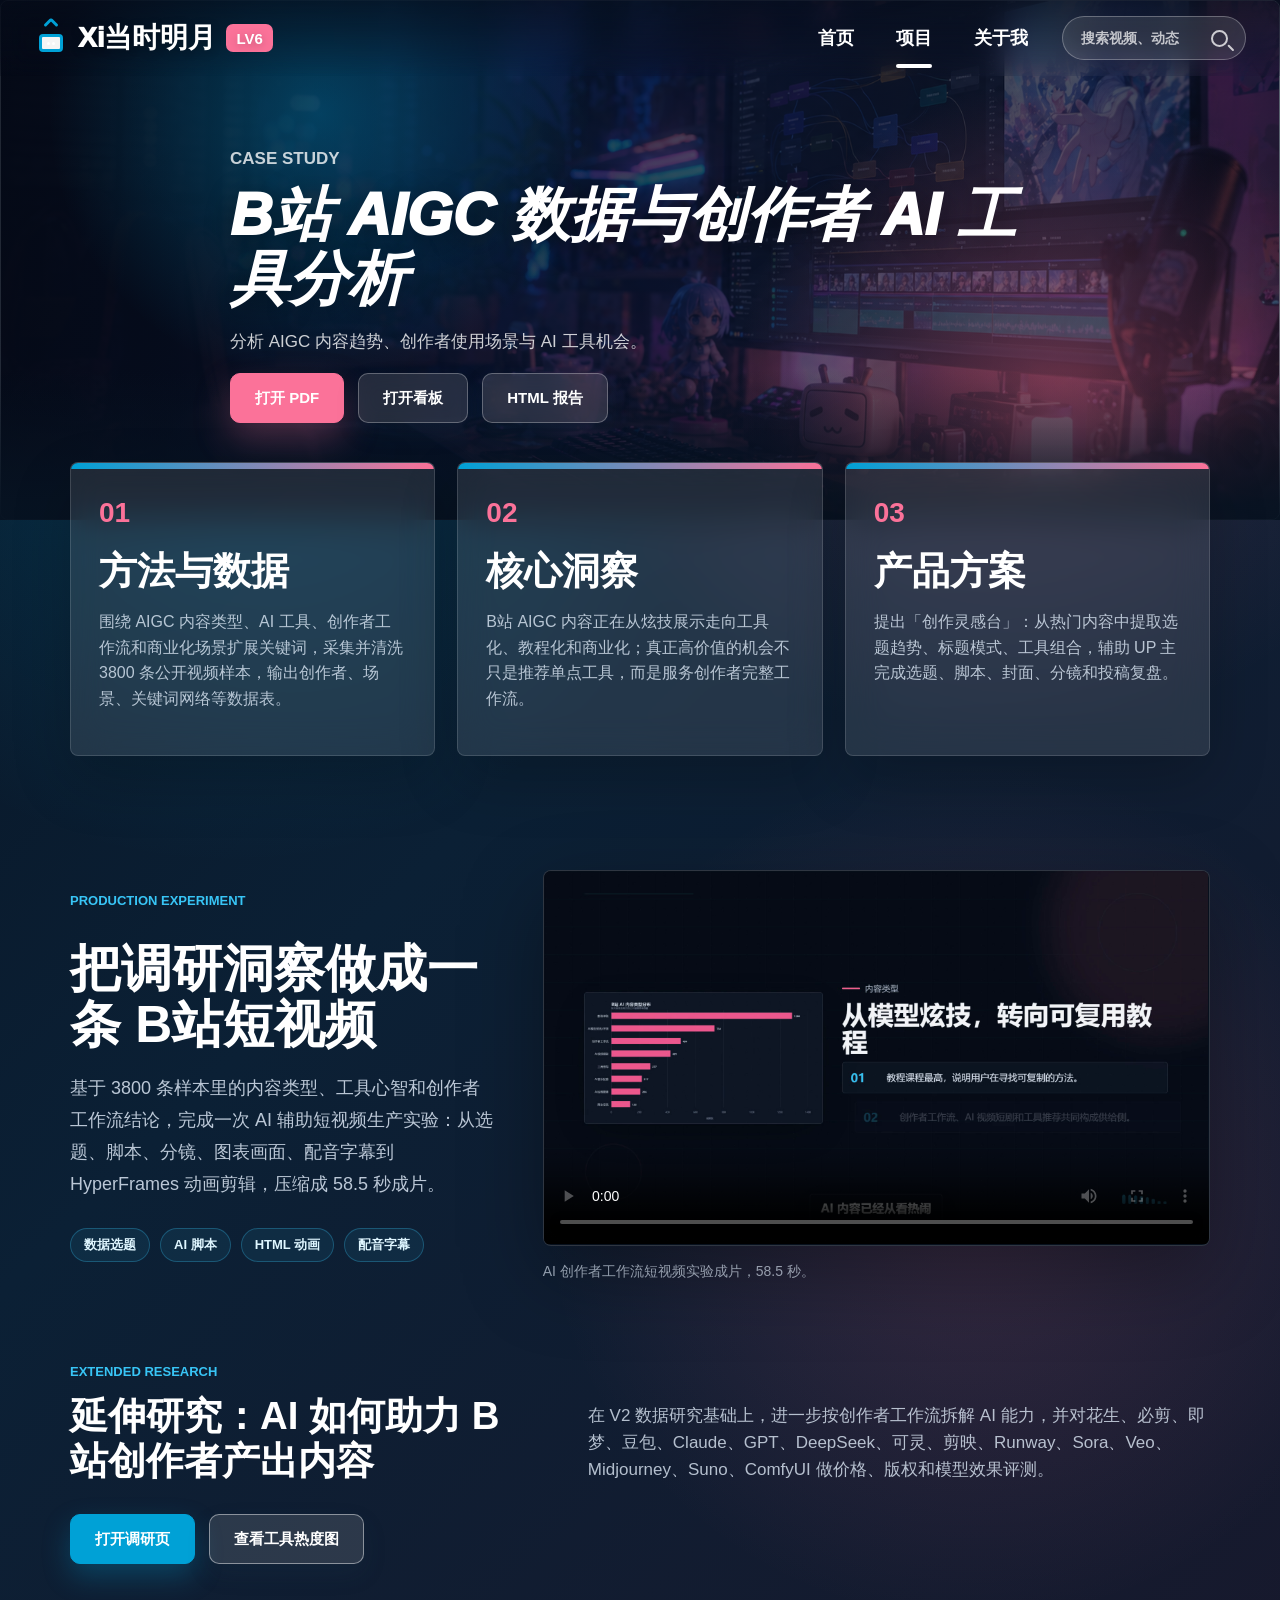
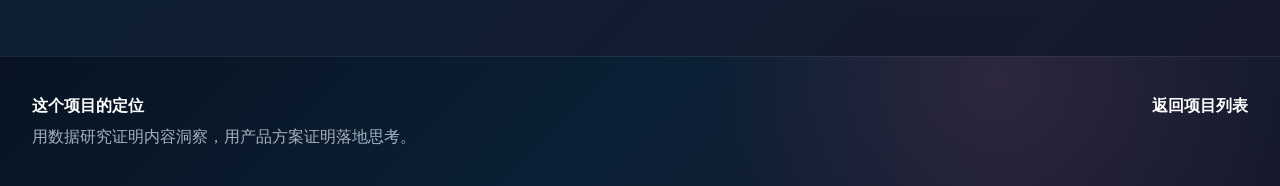
<file: bilibili-aigc.html>
<!doctype html>
<html lang="zh-CN">
<head>
  <meta charset="utf-8">
  <meta name="viewport" content="width=device-width, initial-scale=1">
  <title>B站 AIGC 项目详情 | Xi当时明月</title>
  <link rel="stylesheet" href="assets/styles.css?v=mobile-pages-20260427">
</head>
<body class="bili-page case-page aigc-page">
  <header class="site-header">
    <a class="brand" href="index.html" aria-label="回到首页">
      <span class="brand-mark bili-tv-mini" aria-hidden="true"><span></span></span>
      <span>Xi当时明月</span>
      <span class="brand-level">LV6</span>
    </a>
    <button class="nav-toggle" type="button" aria-expanded="false" aria-controls="site-nav">☰</button>
    <nav id="site-nav" class="site-nav">
      <a href="index.html">首页</a>
      <a class="active" href="projects.html">项目</a>
      <a href="about.html">关于我</a>
      <span class="nav-search">搜索视频、动态</span>
    </nav>
  </header>

  <main>
    <section class="case-hero case-landing aigc-landing">
      <div class="hero-media" aria-hidden="true">
        <img src="assets/hero-creator-bg.png" alt="">
      </div>
      <div class="case-landing-copy">
        <p class="eyebrow">Case Study</p>
        <h1>B站 AIGC 数据与创作者 AI 工具分析</h1>
        <p>分析 AIGC 内容趋势、创作者使用场景与 AI 工具机会。</p>
        <div class="button-row">
          <a class="button primary" href="report_v2/report.pdf">打开 PDF</a>
          <a class="button ghost" href="dashboard_v2/index.html">打开看板</a>
          <a class="button ghost" href="report_v2/report.html">HTML 报告</a>
        </div>
      </div>
    </section>

    <section class="section page-section aigc-summary-band">
      <div class="case-grid case-story-grid">
        <article>
          <span class="case-number">01</span>
          <h2>方法与数据</h2>
          <p>围绕 AIGC 内容类型、AI 工具、创作者工作流和商业化场景扩展关键词，采集并清洗 3800 条公开视频样本，输出创作者、场景、关键词网络等数据表。</p>
        </article>
        <article>
          <span class="case-number">02</span>
          <h2>核心洞察</h2>
          <p>B站 AIGC 内容正在从炫技展示走向工具化、教程化和商业化；真正高价值的机会不只是推荐单点工具，而是服务创作者完整工作流。</p>
        </article>
        <article>
          <span class="case-number">03</span>
          <h2>产品方案</h2>
          <p>提出「创作灵感台」：从热门内容中提取选题趋势、标题模式、工具组合，辅助 UP 主完成选题、脚本、封面、分镜和投稿复盘。</p>
        </article>
      </div>
    </section>

    <section class="section aigc-video-band">
      <div class="aigc-video-layout">
        <div class="aigc-video-copy">
          <p class="eyebrow">Production Experiment</p>
          <h2>把调研洞察做成一条 B站短视频</h2>
          <p>基于 3800 条样本里的内容类型、工具心智和创作者工作流结论，完成一次 AI 辅助短视频生产实验：从选题、脚本、分镜、图表画面、配音字幕到 HyperFrames 动画剪辑，压缩成 58.5 秒成片。</p>
          <div class="aigc-video-meta" aria-label="视频生产信息">
            <span>数据选题</span>
            <span>AI 脚本</span>
            <span>HTML 动画</span>
            <span>配音字幕</span>
          </div>
        </div>
        <figure class="aigc-video-frame">
          <video controls preload="metadata" poster="assets/videos/bilibili-ai-workflow-58s-v4-poster.png">
            <source src="assets/videos/bilibili-ai-workflow-58s-v4.mp4" type="video/mp4">
            你的浏览器不支持 video 标签。
          </video>
          <figcaption>AI 创作者工作流短视频实验成片，58.5 秒。</figcaption>
        </figure>
      </div>
    </section>

    <section class="section soft-band accent-band aigc-extended-card">
      <div class="section-heading">
        <p class="eyebrow">Extended Research</p>
        <h2>延伸研究：AI 如何助力 B站创作者产出内容</h2>
        <p>在 V2 数据研究基础上，进一步按创作者工作流拆解 AI 能力，并对花生、必剪、即梦、豆包、Claude、GPT、DeepSeek、可灵、剪映、Runway、Sora、Veo、Midjourney、Suno、ComfyUI 做价格、版权和模型效果评测。</p>
      </div>
      <div class="button-row">
        <a class="button primary" href="ai-creator-workflow.html">打开调研页</a>
        <a class="button ghost" href="charts_v2/07_tool_mentions.png">查看工具热度图</a>
      </div>
    </section>

  </main>

  <footer class="site-footer">
    <div><strong>这个项目的定位</strong><p>用数据研究证明内容洞察，用产品方案证明落地思考。</p></div>
    <a href="projects.html">返回项目列表</a>
  </footer>
  <script src="assets/main.js"></script>
</body>
</html>
</file>
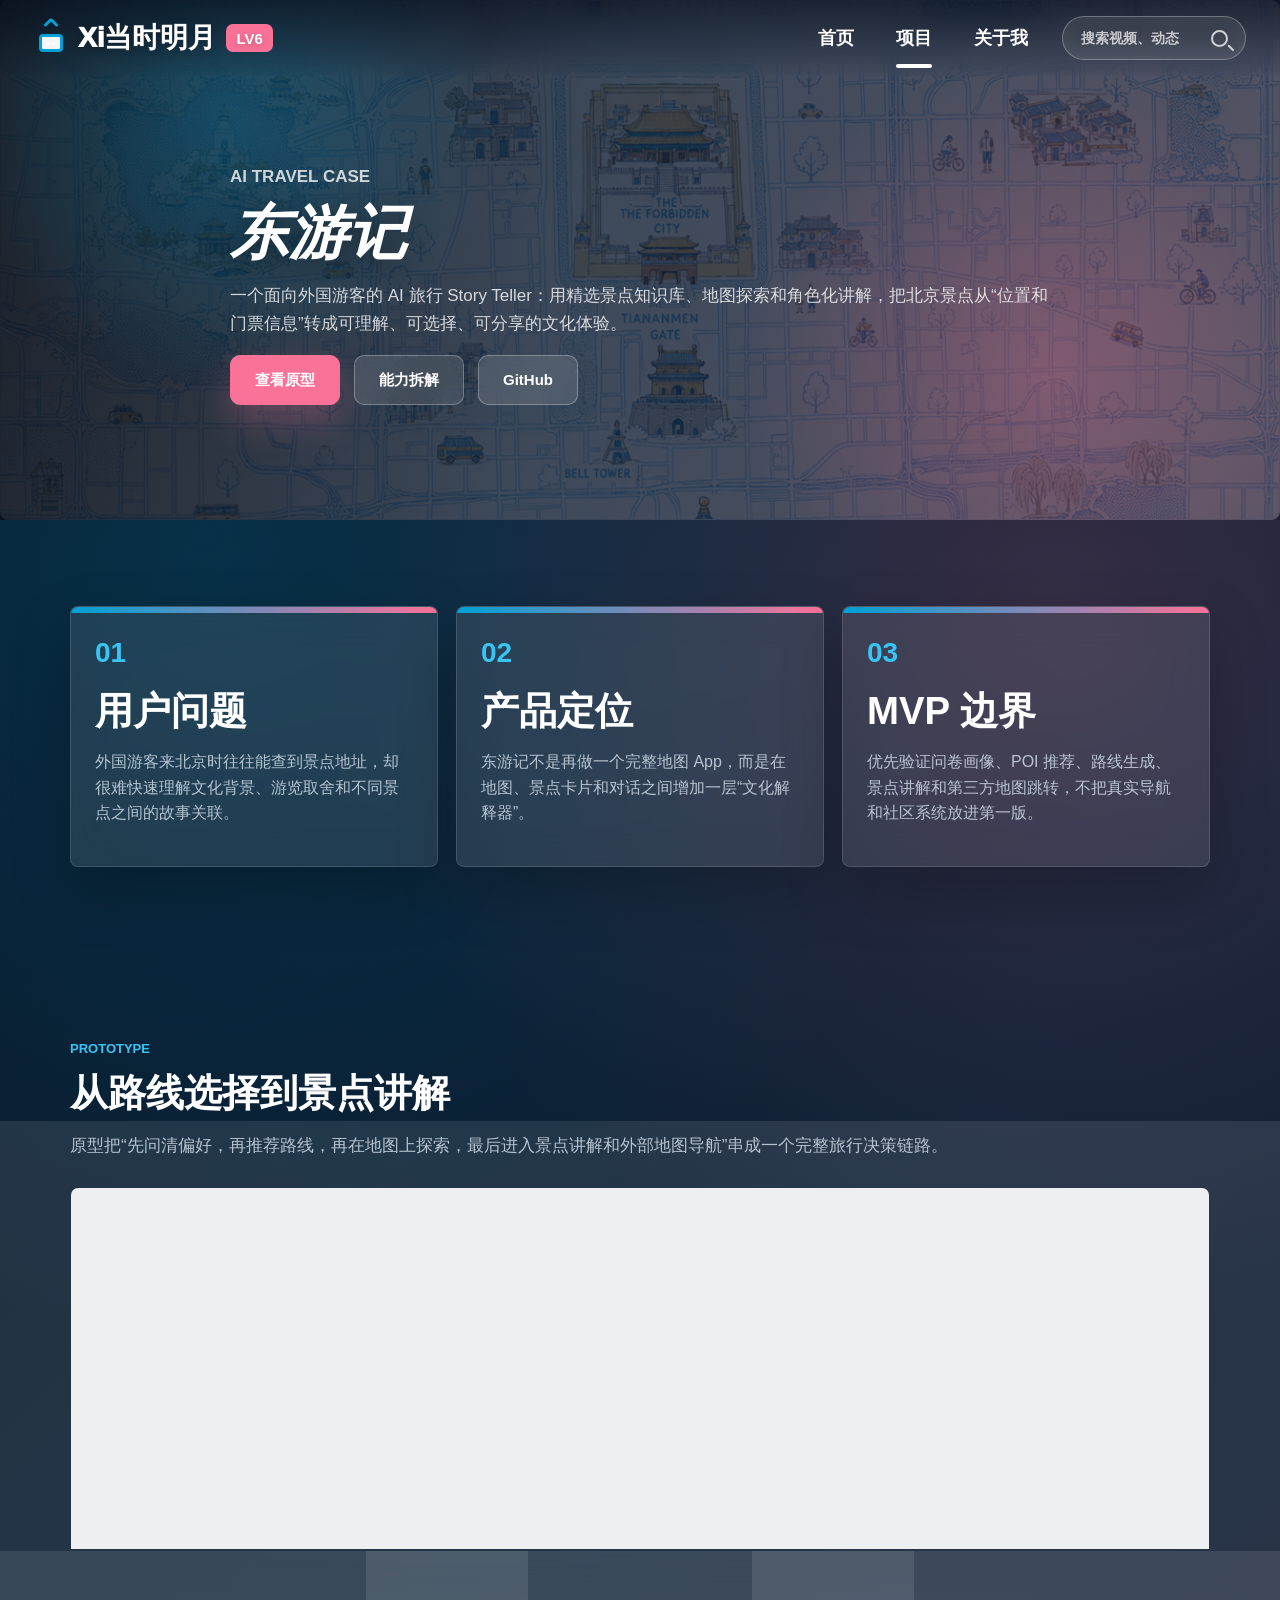
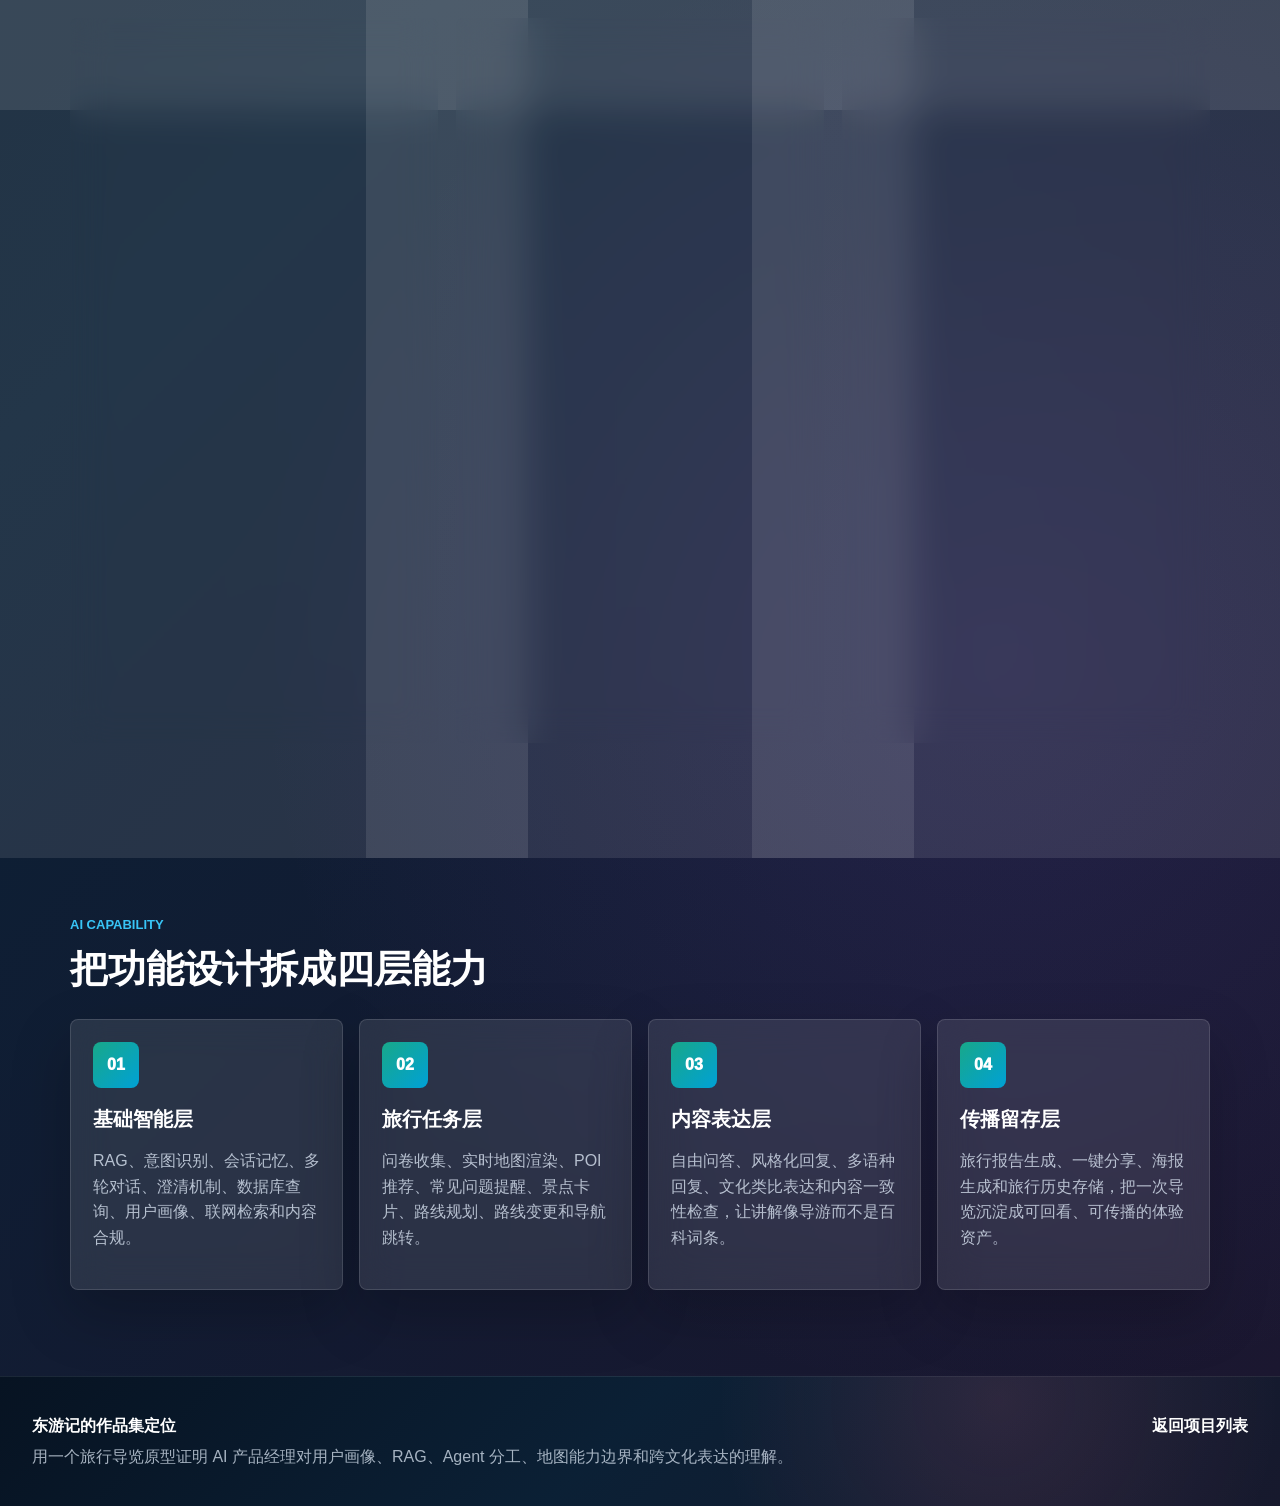
<file: dongyouji.html>
<!doctype html>
<html lang="zh-CN">
<head>
  <meta charset="utf-8">
  <meta name="viewport" content="width=device-width, initial-scale=1">
  <title>东游记 AI 旅行 Story Teller | Xi当时明月</title>
  <link rel="stylesheet" href="assets/styles.css?v=mobile-pages-20260427">
</head>
<body class="bili-page case-page travel-page">
  <header class="site-header">
    <a class="brand" href="index.html" aria-label="回到首页">
      <span class="brand-mark bili-tv-mini" aria-hidden="true"><span></span></span>
      <span>Xi当时明月</span>
      <span class="brand-level">LV6</span>
    </a>
    <button class="nav-toggle" type="button" aria-expanded="false" aria-controls="site-nav">☰</button>
    <nav id="site-nav" class="site-nav">
      <a href="index.html">首页</a>
      <a class="active" href="projects.html">项目</a>
      <a href="about.html">关于我</a>
      <span class="nav-search">搜索视频、动态</span>
    </nav>
  </header>

  <main>
    <section class="case-hero case-landing travel-landing">
      <div class="hero-media" aria-hidden="true">
        <img src="assets/travel/dongyouji-hero-map.png" alt="">
      </div>
      <div class="case-landing-copy">
        <p class="eyebrow">AI Travel Case</p>
        <h1>东游记</h1>
        <p>一个面向外国游客的 AI 旅行 Story Teller：用精选景点知识库、地图探索和角色化讲解，把北京景点从“位置和门票信息”转成可理解、可选择、可分享的文化体验。</p>
        <div class="button-row">
          <a class="button primary" href="#demo">查看原型</a>
          <a class="button ghost" href="#capability">能力拆解</a>
          <a class="button ghost" href="https://github.com/Magic-Chen-CZC/Yoyo">GitHub</a>
        </div>
      </div>
    </section>

    <section class="section">
      <div class="case-grid case-story-grid">
        <article>
          <span class="case-number">01</span>
          <h2>用户问题</h2>
          <p>外国游客来北京时往往能查到景点地址，却很难快速理解文化背景、游览取舍和不同景点之间的故事关联。</p>
        </article>
        <article>
          <span class="case-number">02</span>
          <h2>产品定位</h2>
          <p>东游记不是再做一个完整地图 App，而是在地图、景点卡片和对话之间增加一层“文化解释器”。</p>
        </article>
        <article>
          <span class="case-number">03</span>
          <h2>MVP 边界</h2>
          <p>优先验证问卷画像、POI 推荐、路线生成、景点讲解和第三方地图跳转，不把真实导航和社区系统放进第一版。</p>
        </article>
      </div>
    </section>

    <section id="demo" class="section soft-band travel-demo-section">
      <div class="section-heading wide">
        <p class="eyebrow">Prototype</p>
        <h2>从路线选择到景点讲解</h2>
        <p>原型把“先问清偏好，再推荐路线，再在地图上探索，最后进入景点讲解和外部地图导航”串成一个完整旅行决策链路。</p>
      </div>
      <a class="travel-whiteboard-link" href="assets/travel/dongyouji-whiteboard-flow.png" target="_blank" rel="noopener" aria-label="打开东游记完整流程白板大图">
        <figure class="travel-whiteboard">
          <img src="assets/travel/dongyouji-whiteboard-flow.png" alt="东游记产品原型与交互流程白板">
          <figcaption>完整原型流程白板，点击可查看原图。</figcaption>
        </figure>
      </a>
      <div class="travel-demo-grid">
        <figure>
          <img src="assets/travel/dongyouji-routes.png" alt="东游记推荐路线列表">
          <figcaption>基于问卷偏好生成不同主题路线，帮助用户先做选择。</figcaption>
        </figure>
        <figure>
          <img src="assets/travel/dongyouji-route-overlay.png" alt="东游记地图路线覆盖效果">
          <figcaption>地图页用视觉路线、地标和兴趣点承接游览中的探索。</figcaption>
        </figure>
        <figure>
          <img src="assets/travel/dongyouji-map-sheet.png" alt="东游记外部地图跳转">
          <figcaption>景点卡片保留讲解和决策，真实导航交给高德、百度或 Apple Maps。</figcaption>
        </figure>
      </div>
    </section>

    <section id="capability" class="section travel-capability-section">
      <div class="section-heading wide">
        <p class="eyebrow">AI Capability</p>
        <h2>把功能设计拆成四层能力</h2>
      </div>
      <div class="travel-layer-grid">
        <article>
          <span>01</span>
          <h3>基础智能层</h3>
          <p>RAG、意图识别、会话记忆、多轮对话、澄清机制、数据库查询、用户画像、联网检索和内容合规。</p>
        </article>
        <article>
          <span>02</span>
          <h3>旅行任务层</h3>
          <p>问卷收集、实时地图渲染、POI 推荐、常见问题提醒、景点卡片、路线规划、路线变更和导航跳转。</p>
        </article>
        <article>
          <span>03</span>
          <h3>内容表达层</h3>
          <p>自由问答、风格化回复、多语种回复、文化类比表达和内容一致性检查，让讲解像导游而不是百科词条。</p>
        </article>
        <article>
          <span>04</span>
          <h3>传播留存层</h3>
          <p>旅行报告生成、一键分享、海报生成和旅行历史存储，把一次导览沉淀成可回看、可传播的体验资产。</p>
        </article>
      </div>
    </section>

  </main>

  <footer class="site-footer">
    <div><strong>东游记的作品集定位</strong><p>用一个旅行导览原型证明 AI 产品经理对用户画像、RAG、Agent 分工、地图能力边界和跨文化表达的理解。</p></div>
    <a href="projects.html">返回项目列表</a>
  </footer>
  <script src="assets/main.js"></script>
</body>
</html>
</file>
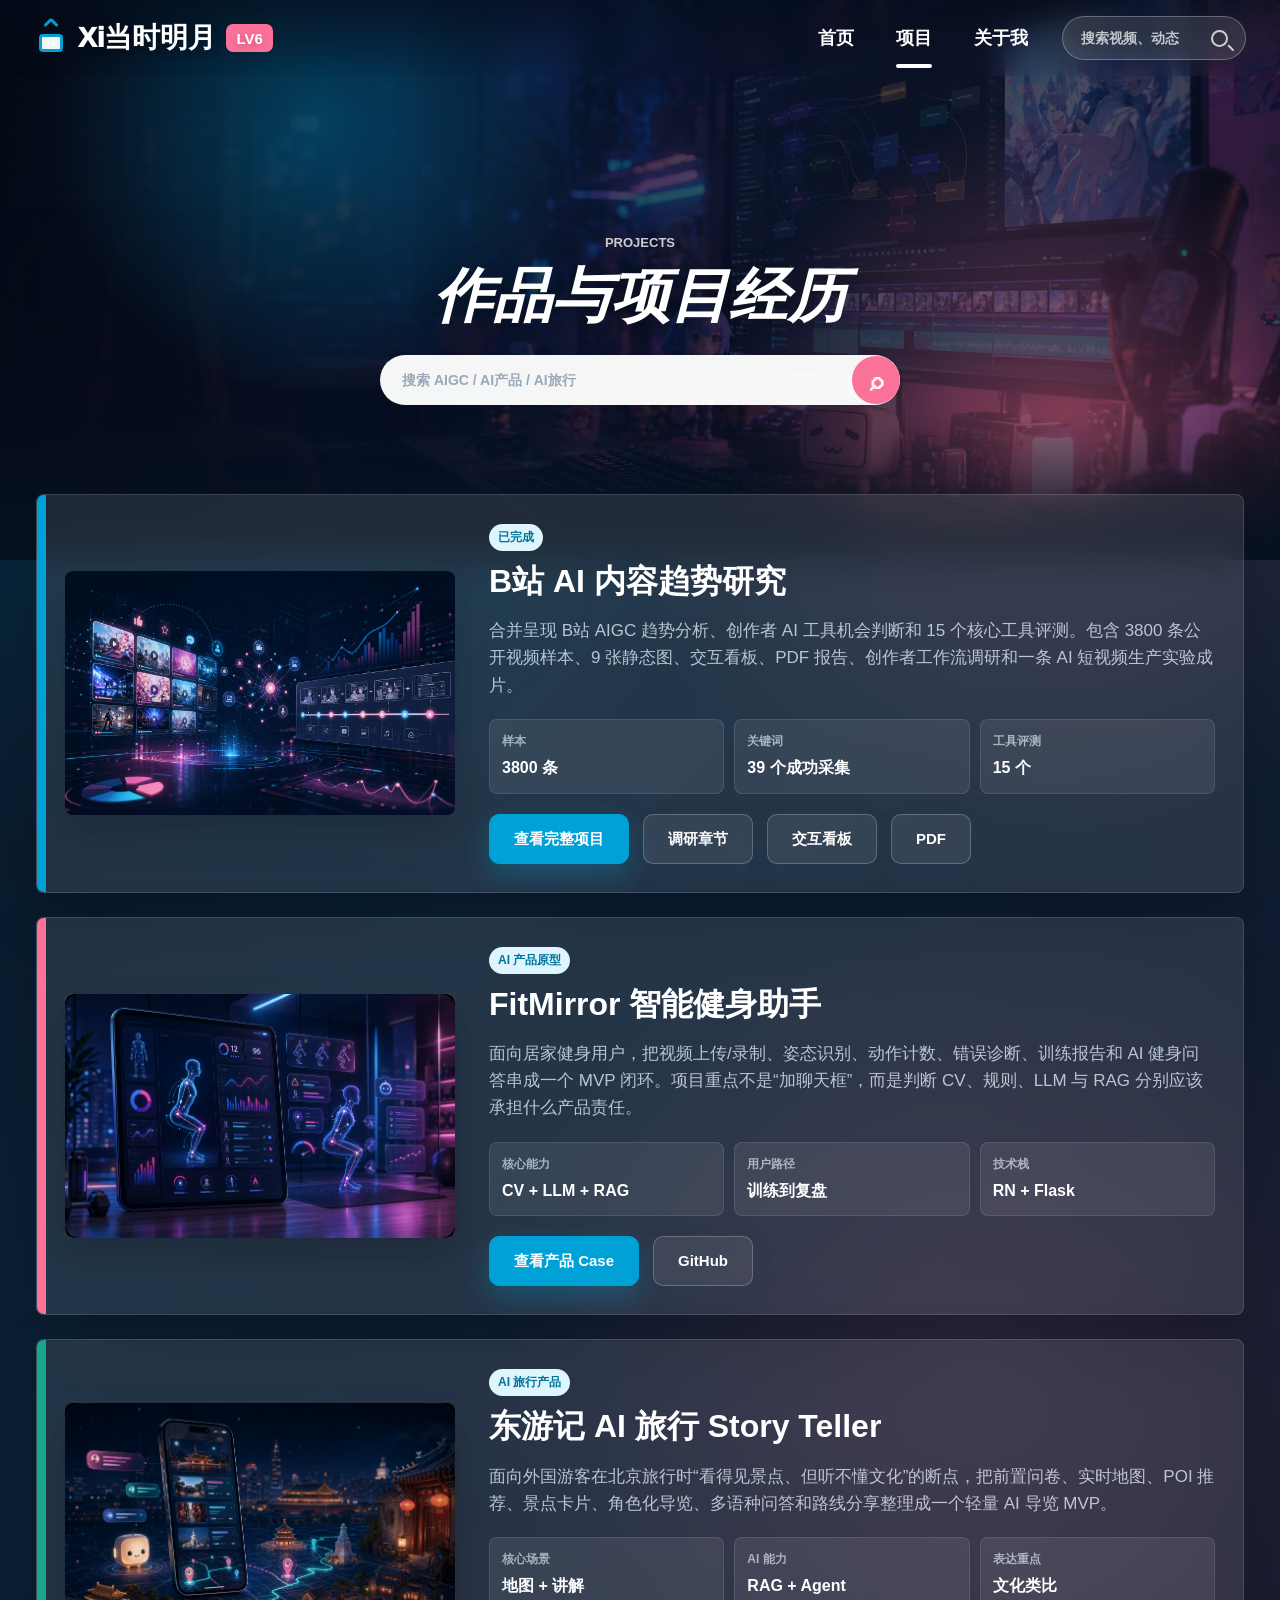
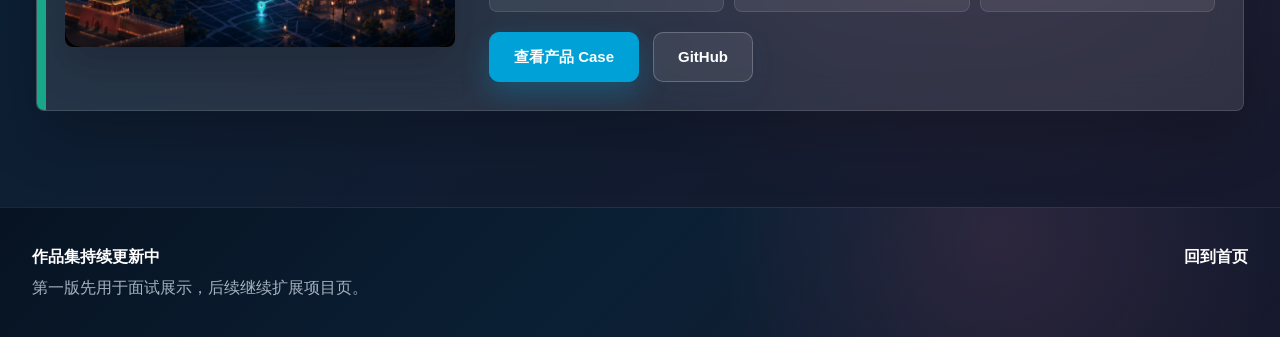
<file: projects.html>
<!doctype html>
<html lang="zh-CN">
<head>
  <meta charset="utf-8">
  <meta name="viewport" content="width=device-width, initial-scale=1">
  <title>项目作品 | Xi当时明月</title>
  <link rel="stylesheet" href="assets/styles.css?v=mobile-pages-20260427">
</head>
<body class="bili-page projects-page">
  <header class="site-header">
    <a class="brand" href="index.html" aria-label="回到首页">
      <span class="brand-mark bili-tv-mini" aria-hidden="true"><span></span></span>
      <span>Xi当时明月</span>
      <span class="brand-level">LV6</span>
    </a>
    <button class="nav-toggle" type="button" aria-expanded="false" aria-controls="site-nav">☰</button>
    <nav id="site-nav" class="site-nav">
      <a href="index.html">首页</a>
      <a class="active" href="projects.html">项目</a>
      <a href="about.html">关于我</a>
      <span class="nav-search">搜索视频、动态</span>
    </nav>
  </header>

  <main>
    <section class="subpage-hero projects-hero">
      <div class="hero-media" aria-hidden="true">
        <img src="assets/hero-creator-bg.png" alt="">
      </div>
      <div class="subpage-hero-inner">
        <p class="eyebrow">Projects</p>
        <h1>作品与项目经历</h1>
        <div class="hero-search compact-search" aria-label="项目快捷入口">
          <span>搜索 AIGC / AI产品 / AI旅行</span>
          <a href="#project-list" aria-label="查看项目列表">⌕</a>
        </div>
      </div>
    </section>

    <section id="project-list" class="section page-section">
      <div class="project-list recruit-list">
        <article class="list-card feature-list-card blue-tint">
          <img src="assets/projects/bilibili-ai-trend-card.jpg" alt="B站 AI 内容趋势研究视觉图">
          <div>
            <span class="status done">已完成</span>
            <h2>B站 AI 内容趋势研究</h2>
            <p>合并呈现 B站 AIGC 趋势分析、创作者 AI 工具机会判断和 15 个核心工具评测。包含 3800 条公开视频样本、9 张静态图、交互看板、PDF 报告、创作者工作流调研和一条 AI 短视频生产实验成片。</p>
            <dl class="mini-stats">
              <div><dt>样本</dt><dd>3800 条</dd></div>
              <div><dt>关键词</dt><dd>39 个成功采集</dd></div>
              <div><dt>工具评测</dt><dd>15 个</dd></div>
            </dl>
            <div class="button-row">
              <a class="button primary" href="bilibili-aigc.html">查看完整项目</a>
              <a class="button ghost" href="ai-creator-workflow.html">调研章节</a>
              <a class="button ghost" href="dashboard_v2/index.html">交互看板</a>
              <a class="button ghost" href="report_v2/report.pdf">PDF</a>
            </div>
          </div>
        </article>

        <article class="list-card feature-list-card pink-tint fitmirror-list-card">
          <img src="assets/projects/fitmirror-ai-card.png" alt="FitMirror 智能健身助手 AI 姿态识别与训练分析视觉图">
          <div>
            <span class="status done">AI 产品原型</span>
            <h2>FitMirror 智能健身助手</h2>
            <p>面向居家健身用户，把视频上传/录制、姿态识别、动作计数、错误诊断、训练报告和 AI 健身问答串成一个 MVP 闭环。项目重点不是“加聊天框”，而是判断 CV、规则、LLM 与 RAG 分别应该承担什么产品责任。</p>
            <dl class="mini-stats">
              <div><dt>核心能力</dt><dd>CV + LLM + RAG</dd></div>
              <div><dt>用户路径</dt><dd>训练到复盘</dd></div>
              <div><dt>技术栈</dt><dd>RN + Flask</dd></div>
            </dl>
            <div class="button-row">
              <a class="button primary" href="fitmirror.html">查看产品 Case</a>
              <a class="button ghost" href="https://github.com/Magic-Chen-CZC/FIT_MIRROR">GitHub</a>
            </div>
          </div>
        </article>

        <article class="list-card feature-list-card travel-tint travel-list-card">
          <img src="assets/projects/dongyouji-ai-card.png" alt="东游记 AI 旅行 Story Teller 地图路线与文化导览视觉图">
          <div>
            <span class="status done">AI 旅行产品</span>
            <h2>东游记 AI 旅行 Story Teller</h2>
            <p>面向外国游客在北京旅行时“看得见景点、但听不懂文化”的断点，把前置问卷、实时地图、POI 推荐、景点卡片、角色化导览、多语种问答和路线分享整理成一个轻量 AI 导览 MVP。</p>
            <dl class="mini-stats">
              <div><dt>核心场景</dt><dd>地图 + 讲解</dd></div>
              <div><dt>AI 能力</dt><dd>RAG + Agent</dd></div>
              <div><dt>表达重点</dt><dd>文化类比</dd></div>
            </dl>
            <div class="button-row">
              <a class="button primary" href="dongyouji.html">查看产品 Case</a>
              <a class="button ghost" href="https://github.com/Magic-Chen-CZC/Yoyo">GitHub</a>
            </div>
          </div>
        </article>

      </div>
    </section>
  </main>

  <footer class="site-footer">
    <div><strong>作品集持续更新中</strong><p>第一版先用于面试展示，后续继续扩展项目页。</p></div>
    <a href="index.html">回到首页</a>
  </footer>
  <script src="assets/main.js"></script>
</body>
</html>
</file>
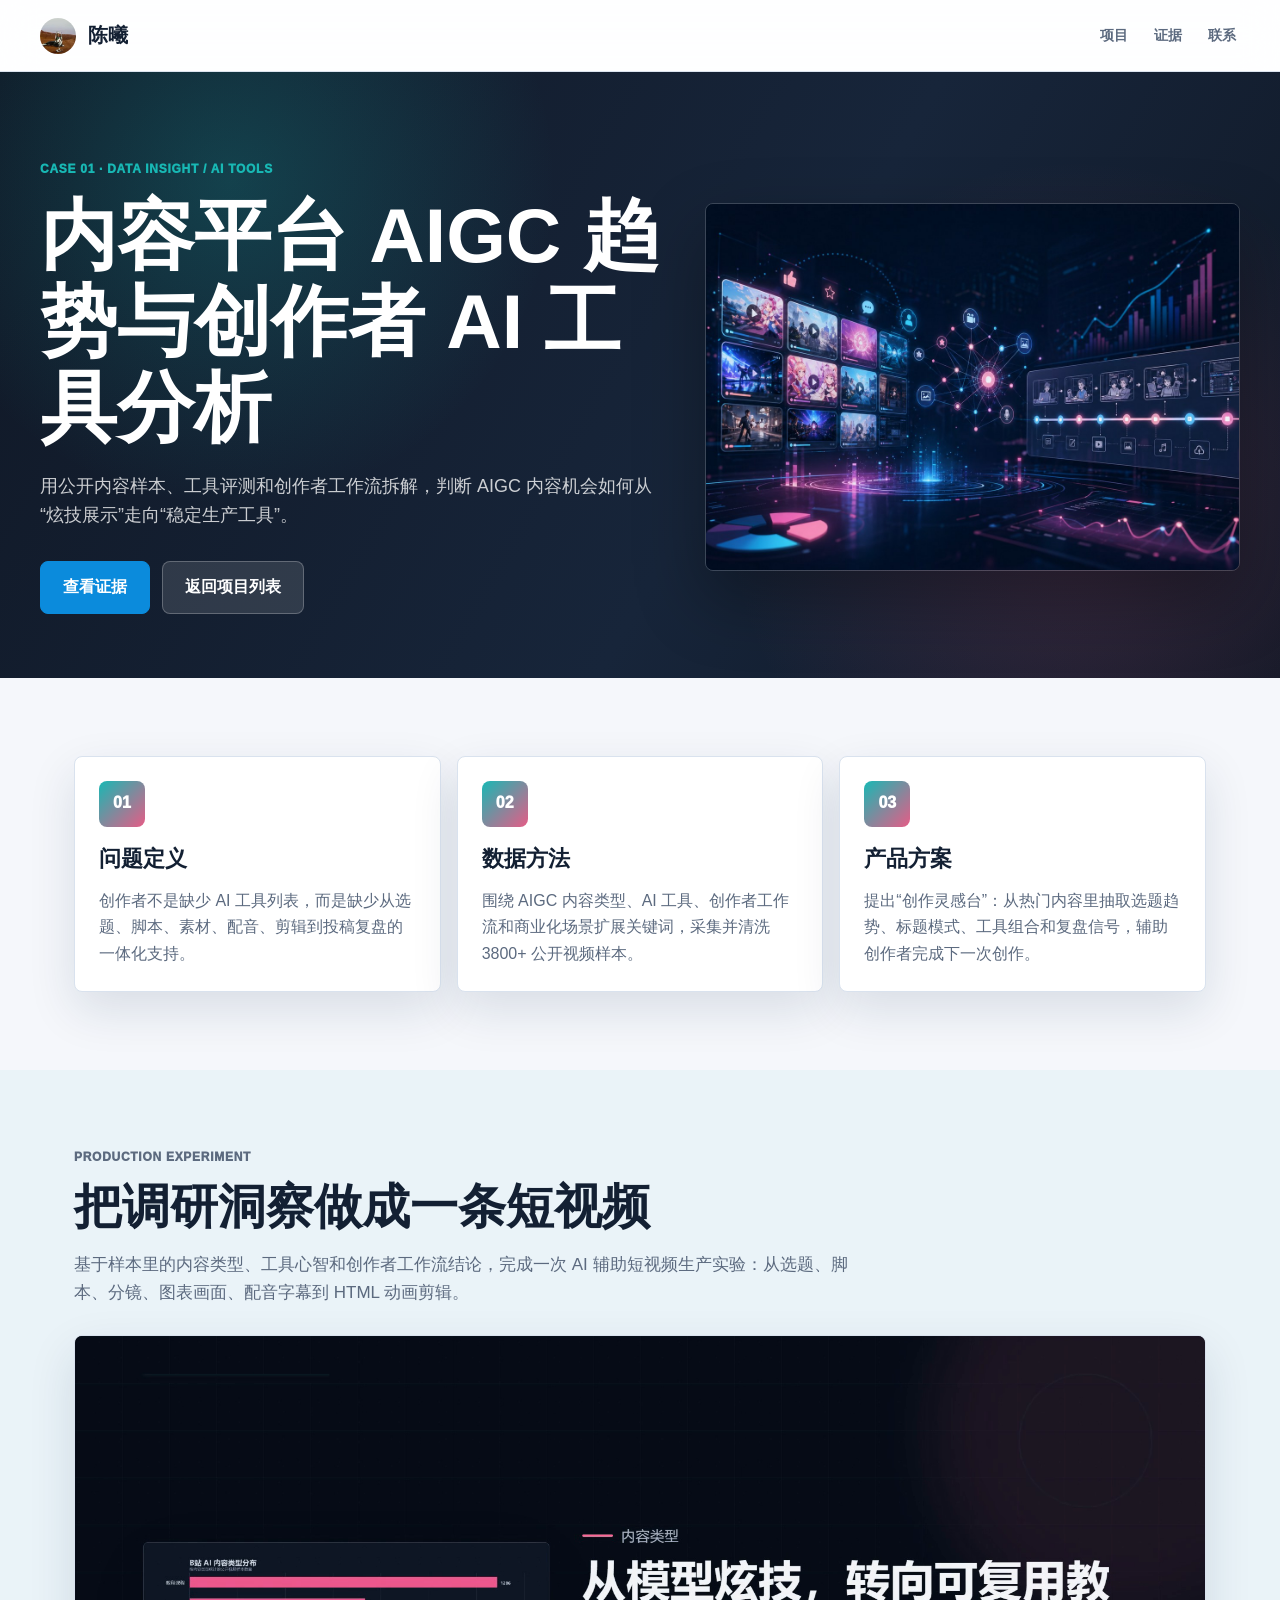
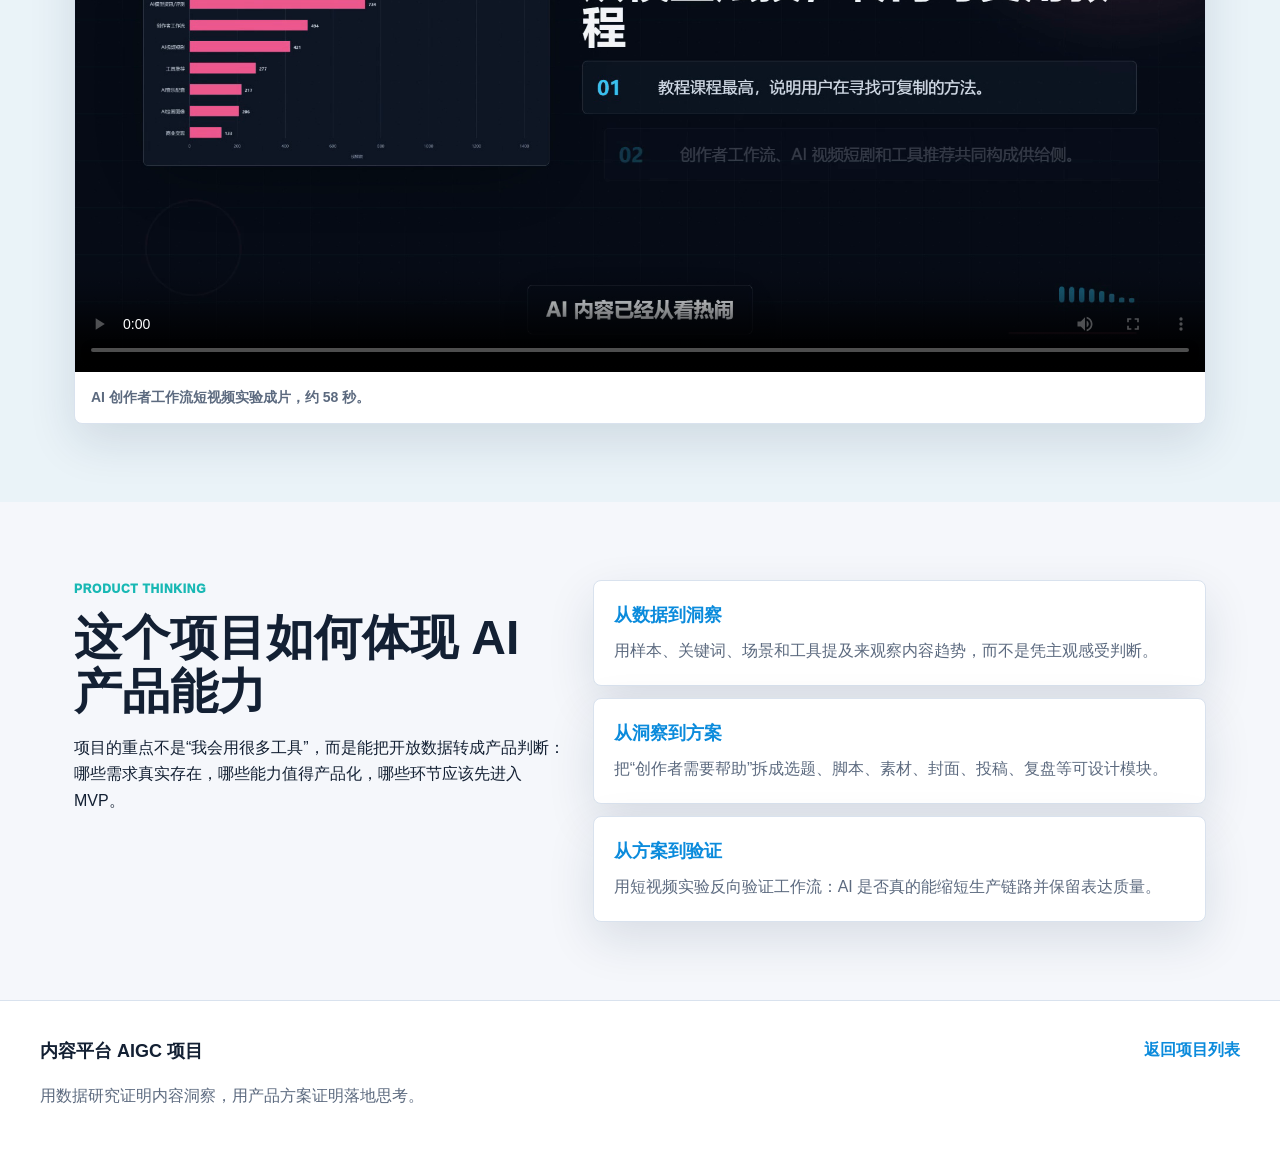
<file: general/content-ai.html>
<!doctype html>
<html lang="zh-CN">
<head>
  <meta charset="utf-8">
  <meta name="viewport" content="width=device-width, initial-scale=1">
  <title>内容平台 AIGC 趋势与创作者 AI 工具分析 | 陈曦</title>
  <link rel="stylesheet" href="styles.css">
</head>
<body>
  <header class="site-header">
    <a class="brand" href="index.html" aria-label="返回通用作品集首页">
      <img src="assets/mine/avatar.webp" alt="">
      <span>陈曦</span>
    </a>
    <nav aria-label="详情页导航">
      <a href="index.html#projects">项目</a>
      <a href="#evidence">证据</a>
      <a href="index.html#contact">联系</a>
    </nav>
  </header>

  <main>
    <section class="detail-hero">
      <div>
        <p class="eyebrow">Case 01 · Data Insight / AI Tools</p>
        <h1>内容平台 AIGC 趋势与创作者 AI 工具分析</h1>
        <p class="lead">用公开内容样本、工具评测和创作者工作流拆解，判断 AIGC 内容机会如何从“炫技展示”走向“稳定生产工具”。</p>
        <div class="hero-actions">
          <a class="button primary" href="#evidence">查看证据</a>
          <a class="button ghost" href="index.html#projects">返回项目列表</a>
        </div>
      </div>
      <img src="assets/projects/content-ai-trend-card.jpg" alt="内容平台 AIGC 趋势分析视觉图">
    </section>

    <section class="section detail-summary">
      <article><span>01</span><strong>问题定义</strong><p>创作者不是缺少 AI 工具列表，而是缺少从选题、脚本、素材、配音、剪辑到投稿复盘的一体化支持。</p></article>
      <article><span>02</span><strong>数据方法</strong><p>围绕 AIGC 内容类型、AI 工具、创作者工作流和商业化场景扩展关键词，采集并清洗 3800+ 公开视频样本。</p></article>
      <article><span>03</span><strong>产品方案</strong><p>提出“创作灵感台”：从热门内容里抽取选题趋势、标题模式、工具组合和复盘信号，辅助创作者完成下一次创作。</p></article>
    </section>

    <section id="evidence" class="section media-section">
      <div class="section-head">
        <p class="eyebrow">Production Experiment</p>
        <h2>把调研洞察做成一条短视频</h2>
        <p>基于样本里的内容类型、工具心智和创作者工作流结论，完成一次 AI 辅助短视频生产实验：从选题、脚本、分镜、图表画面、配音字幕到 HTML 动画剪辑。</p>
      </div>
      <figure class="video-frame">
        <video controls preload="metadata" poster="assets/videos/content-ai-workflow-poster.png">
          <source src="assets/videos/content-ai-workflow-58s.mp4" type="video/mp4">
          你的浏览器不支持 video 标签。
        </video>
        <figcaption>AI 创作者工作流短视频实验成片，约 58 秒。</figcaption>
      </figure>
    </section>

    <section class="section split-section">
      <div>
        <p class="eyebrow">Product Thinking</p>
        <h2>这个项目如何体现 AI 产品能力</h2>
        <p>项目的重点不是“我会用很多工具”，而是能把开放数据转成产品判断：哪些需求真实存在，哪些能力值得产品化，哪些环节应该先进入 MVP。</p>
      </div>
      <div class="stacked-points">
        <article><strong>从数据到洞察</strong><span>用样本、关键词、场景和工具提及来观察内容趋势，而不是凭主观感受判断。</span></article>
        <article><strong>从洞察到方案</strong><span>把“创作者需要帮助”拆成选题、脚本、素材、封面、投稿、复盘等可设计模块。</span></article>
        <article><strong>从方案到验证</strong><span>用短视频实验反向验证工作流：AI 是否真的能缩短生产链路并保留表达质量。</span></article>
      </div>
    </section>
  </main>

  <footer class="site-footer">
    <div><strong>内容平台 AIGC 项目</strong><p>用数据研究证明内容洞察，用产品方案证明落地思考。</p></div>
    <a href="index.html#projects">返回项目列表</a>
  </footer>
</body>
</html>
</file>
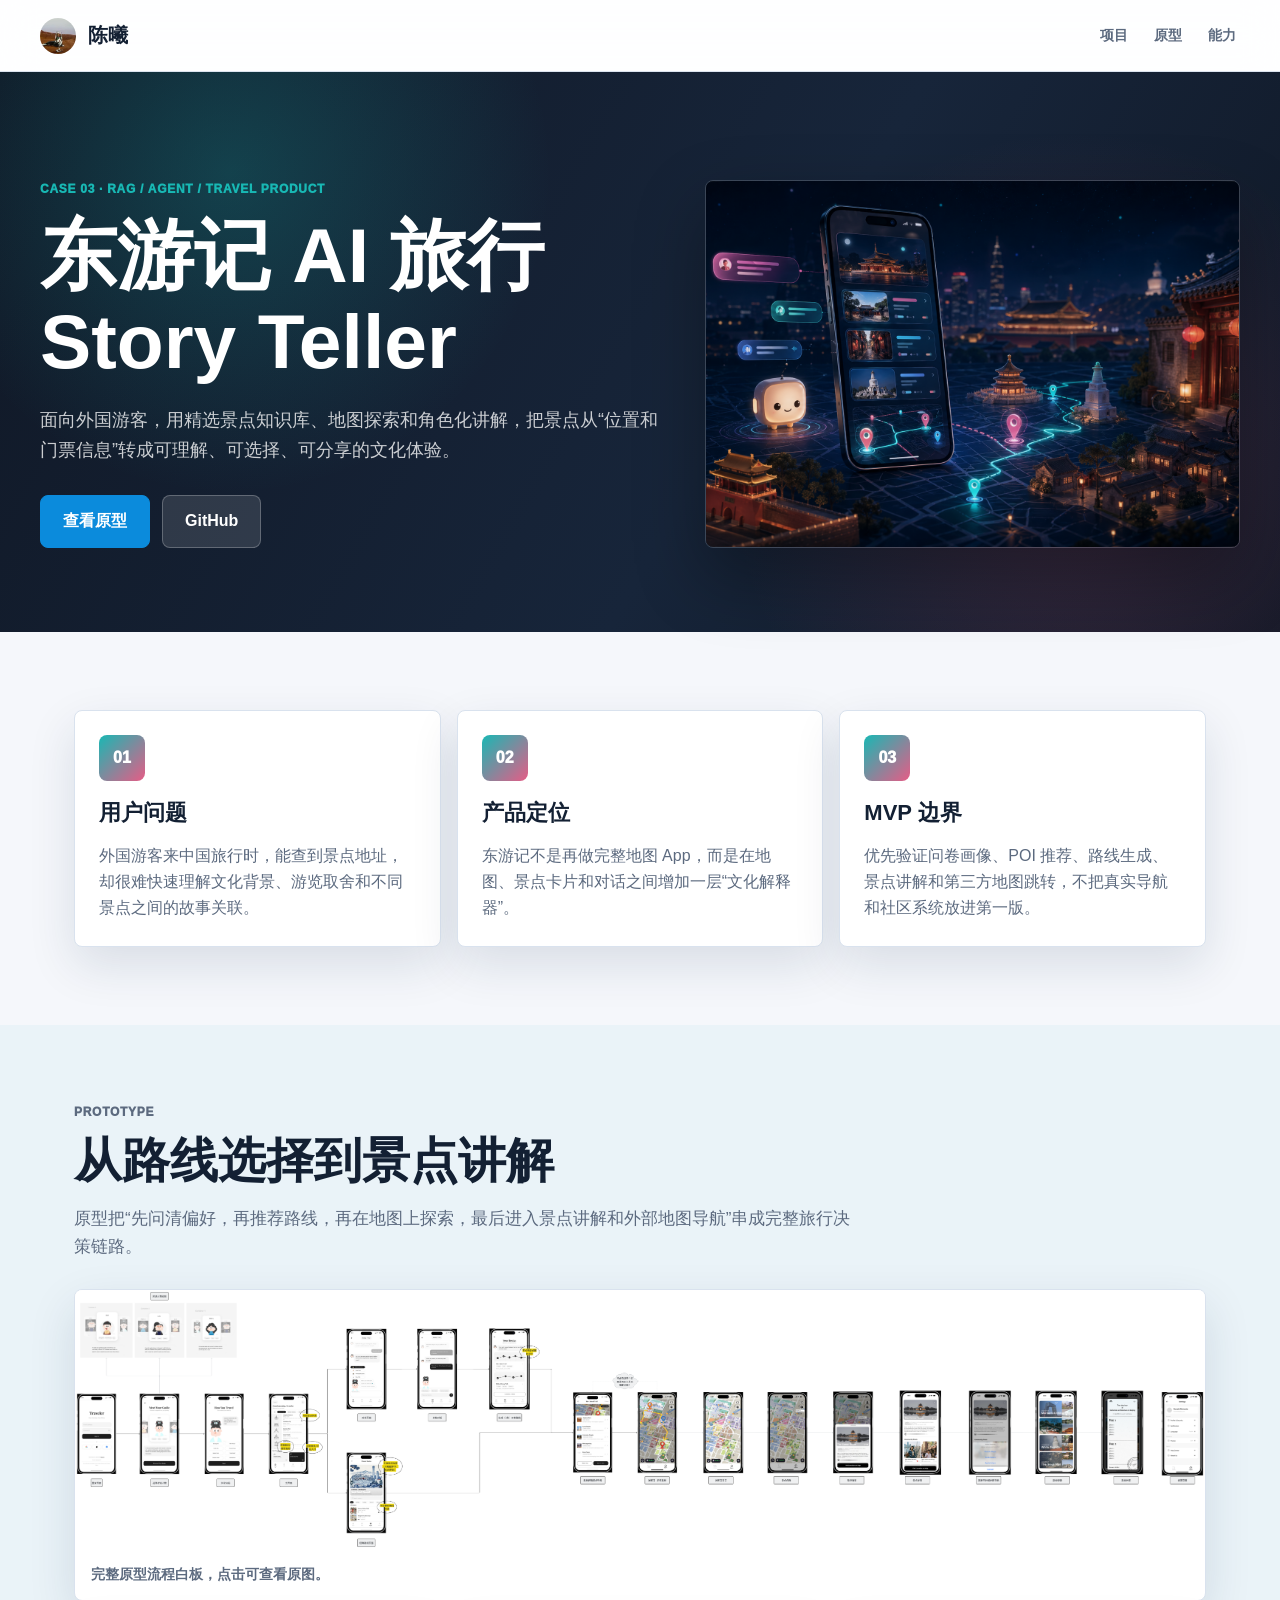
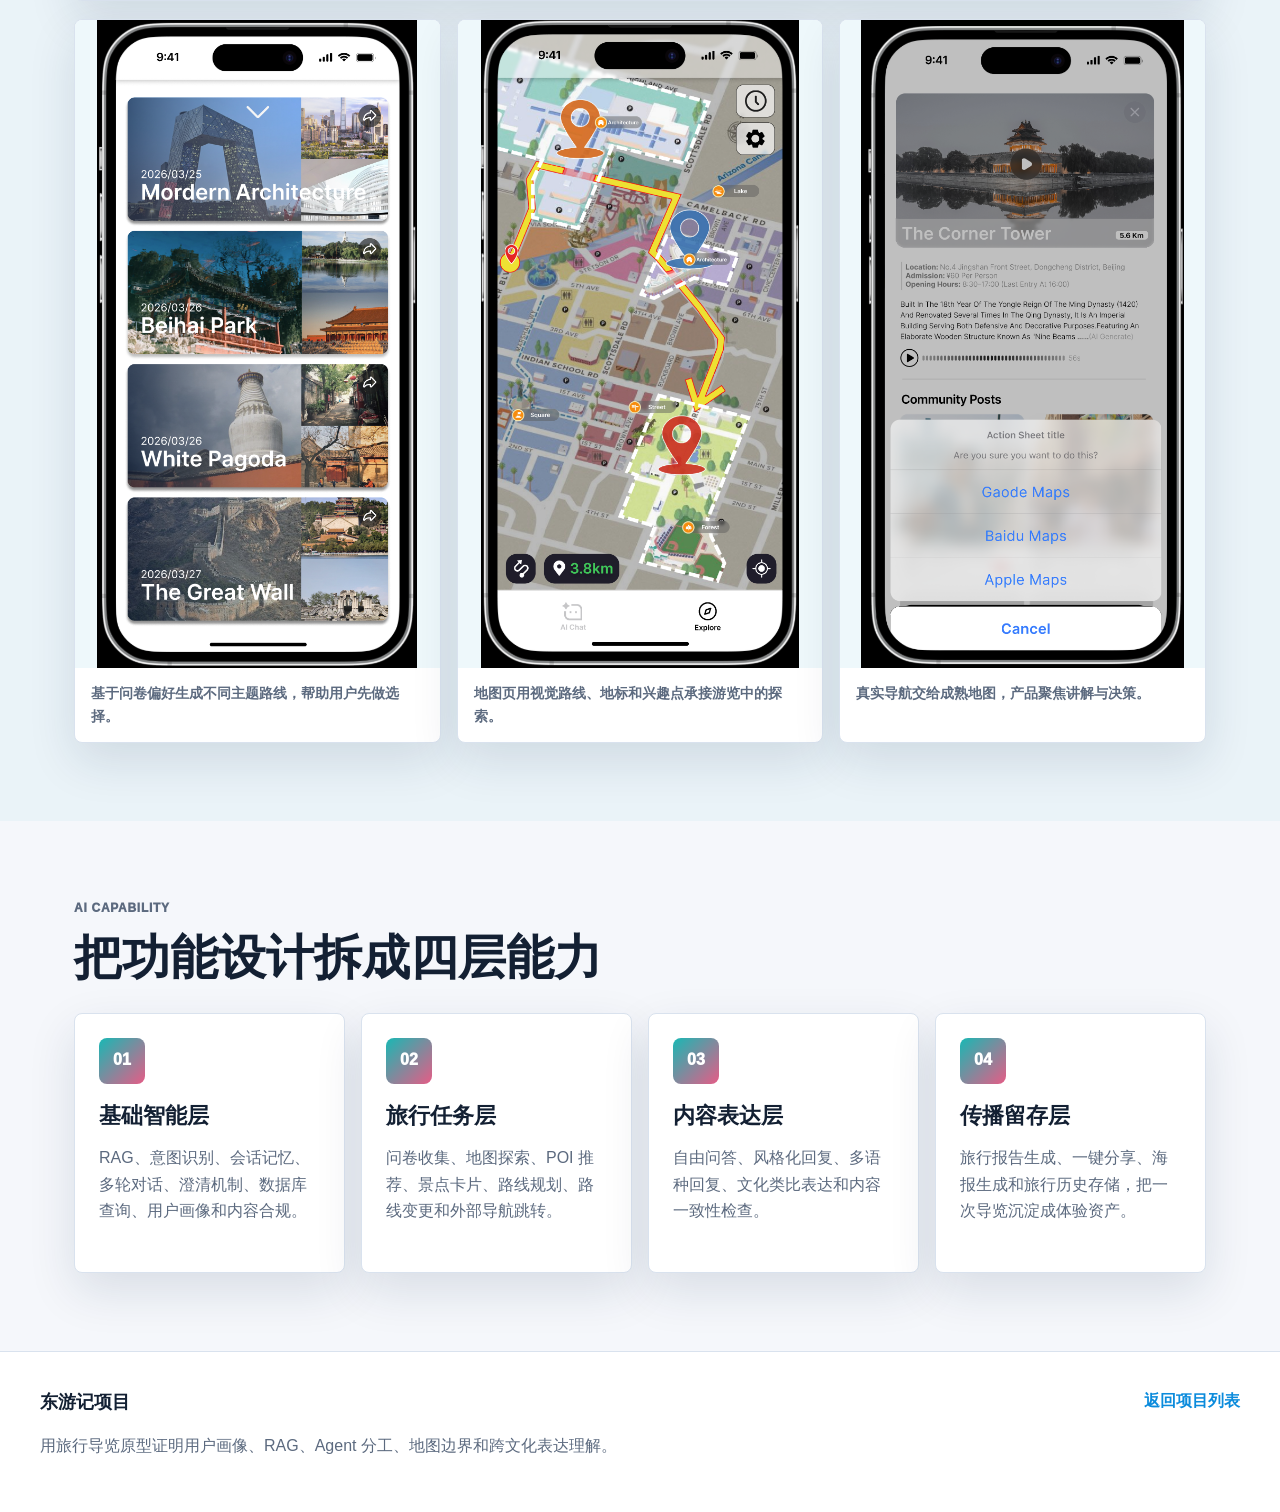
<file: general/dongyouji.html>
<!doctype html>
<html lang="zh-CN">
<head>
  <meta charset="utf-8">
  <meta name="viewport" content="width=device-width, initial-scale=1">
  <title>东游记 AI 旅行 Story Teller | 陈曦</title>
  <link rel="stylesheet" href="styles.css">
</head>
<body>
  <header class="site-header">
    <a class="brand" href="index.html" aria-label="返回通用作品集首页">
      <img src="assets/mine/avatar.webp" alt="">
      <span>陈曦</span>
    </a>
    <nav aria-label="详情页导航">
      <a href="index.html#projects">项目</a>
      <a href="#prototype">原型</a>
      <a href="#capability">能力</a>
    </nav>
  </header>

  <main>
    <section class="detail-hero">
      <div>
        <p class="eyebrow">Case 03 · RAG / Agent / Travel Product</p>
        <h1>东游记 AI 旅行 Story Teller</h1>
        <p class="lead">面向外国游客，用精选景点知识库、地图探索和角色化讲解，把景点从“位置和门票信息”转成可理解、可选择、可分享的文化体验。</p>
        <div class="hero-actions">
          <a class="button primary" href="#prototype">查看原型</a>
          <a class="button ghost" href="https://github.com/Magic-Chen-CZC/Yoyo">GitHub</a>
        </div>
      </div>
      <img src="assets/projects/dongyouji-ai-card.png" alt="东游记 AI 旅行 Story Teller 视觉图">
    </section>

    <section class="section detail-summary">
      <article><span>01</span><strong>用户问题</strong><p>外国游客来中国旅行时，能查到景点地址，却很难快速理解文化背景、游览取舍和不同景点之间的故事关联。</p></article>
      <article><span>02</span><strong>产品定位</strong><p>东游记不是再做完整地图 App，而是在地图、景点卡片和对话之间增加一层“文化解释器”。</p></article>
      <article><span>03</span><strong>MVP 边界</strong><p>优先验证问卷画像、POI 推荐、路线生成、景点讲解和第三方地图跳转，不把真实导航和社区系统放进第一版。</p></article>
    </section>

    <section id="prototype" class="section media-section">
      <div class="section-head">
        <p class="eyebrow">Prototype</p>
        <h2>从路线选择到景点讲解</h2>
        <p>原型把“先问清偏好，再推荐路线，再在地图上探索，最后进入景点讲解和外部地图导航”串成完整旅行决策链路。</p>
      </div>
      <a class="image-frame wide-image-link" href="assets/travel/dongyouji-whiteboard-flow.png" target="_blank" rel="noopener">
        <img src="assets/travel/dongyouji-whiteboard-flow.png" alt="东游记产品原型与交互流程白板">
        <span>完整原型流程白板，点击可查看原图。</span>
      </a>
      <div class="phone-grid">
        <figure class="image-frame">
          <img src="assets/travel/dongyouji-routes.png" alt="东游记推荐路线列表">
          <figcaption>基于问卷偏好生成不同主题路线，帮助用户先做选择。</figcaption>
        </figure>
        <figure class="image-frame">
          <img src="assets/travel/dongyouji-route-overlay.png" alt="东游记地图路线覆盖效果">
          <figcaption>地图页用视觉路线、地标和兴趣点承接游览中的探索。</figcaption>
        </figure>
        <figure class="image-frame">
          <img src="assets/travel/dongyouji-map-sheet.png" alt="东游记外部地图跳转">
          <figcaption>真实导航交给成熟地图，产品聚焦讲解与决策。</figcaption>
        </figure>
      </div>
    </section>

    <section id="capability" class="section">
      <div class="section-head">
        <p class="eyebrow">AI Capability</p>
        <h2>把功能设计拆成四层能力</h2>
      </div>
      <div class="process-grid">
        <article><span>01</span><strong>基础智能层</strong><p>RAG、意图识别、会话记忆、多轮对话、澄清机制、数据库查询、用户画像和内容合规。</p></article>
        <article><span>02</span><strong>旅行任务层</strong><p>问卷收集、地图探索、POI 推荐、景点卡片、路线规划、路线变更和外部导航跳转。</p></article>
        <article><span>03</span><strong>内容表达层</strong><p>自由问答、风格化回复、多语种回复、文化类比表达和内容一致性检查。</p></article>
        <article><span>04</span><strong>传播留存层</strong><p>旅行报告生成、一键分享、海报生成和旅行历史存储，把一次导览沉淀成体验资产。</p></article>
      </div>
    </section>
  </main>

  <footer class="site-footer">
    <div><strong>东游记项目</strong><p>用旅行导览原型证明用户画像、RAG、Agent 分工、地图边界和跨文化表达理解。</p></div>
    <a href="index.html#projects">返回项目列表</a>
  </footer>
</body>
</html>
</file>
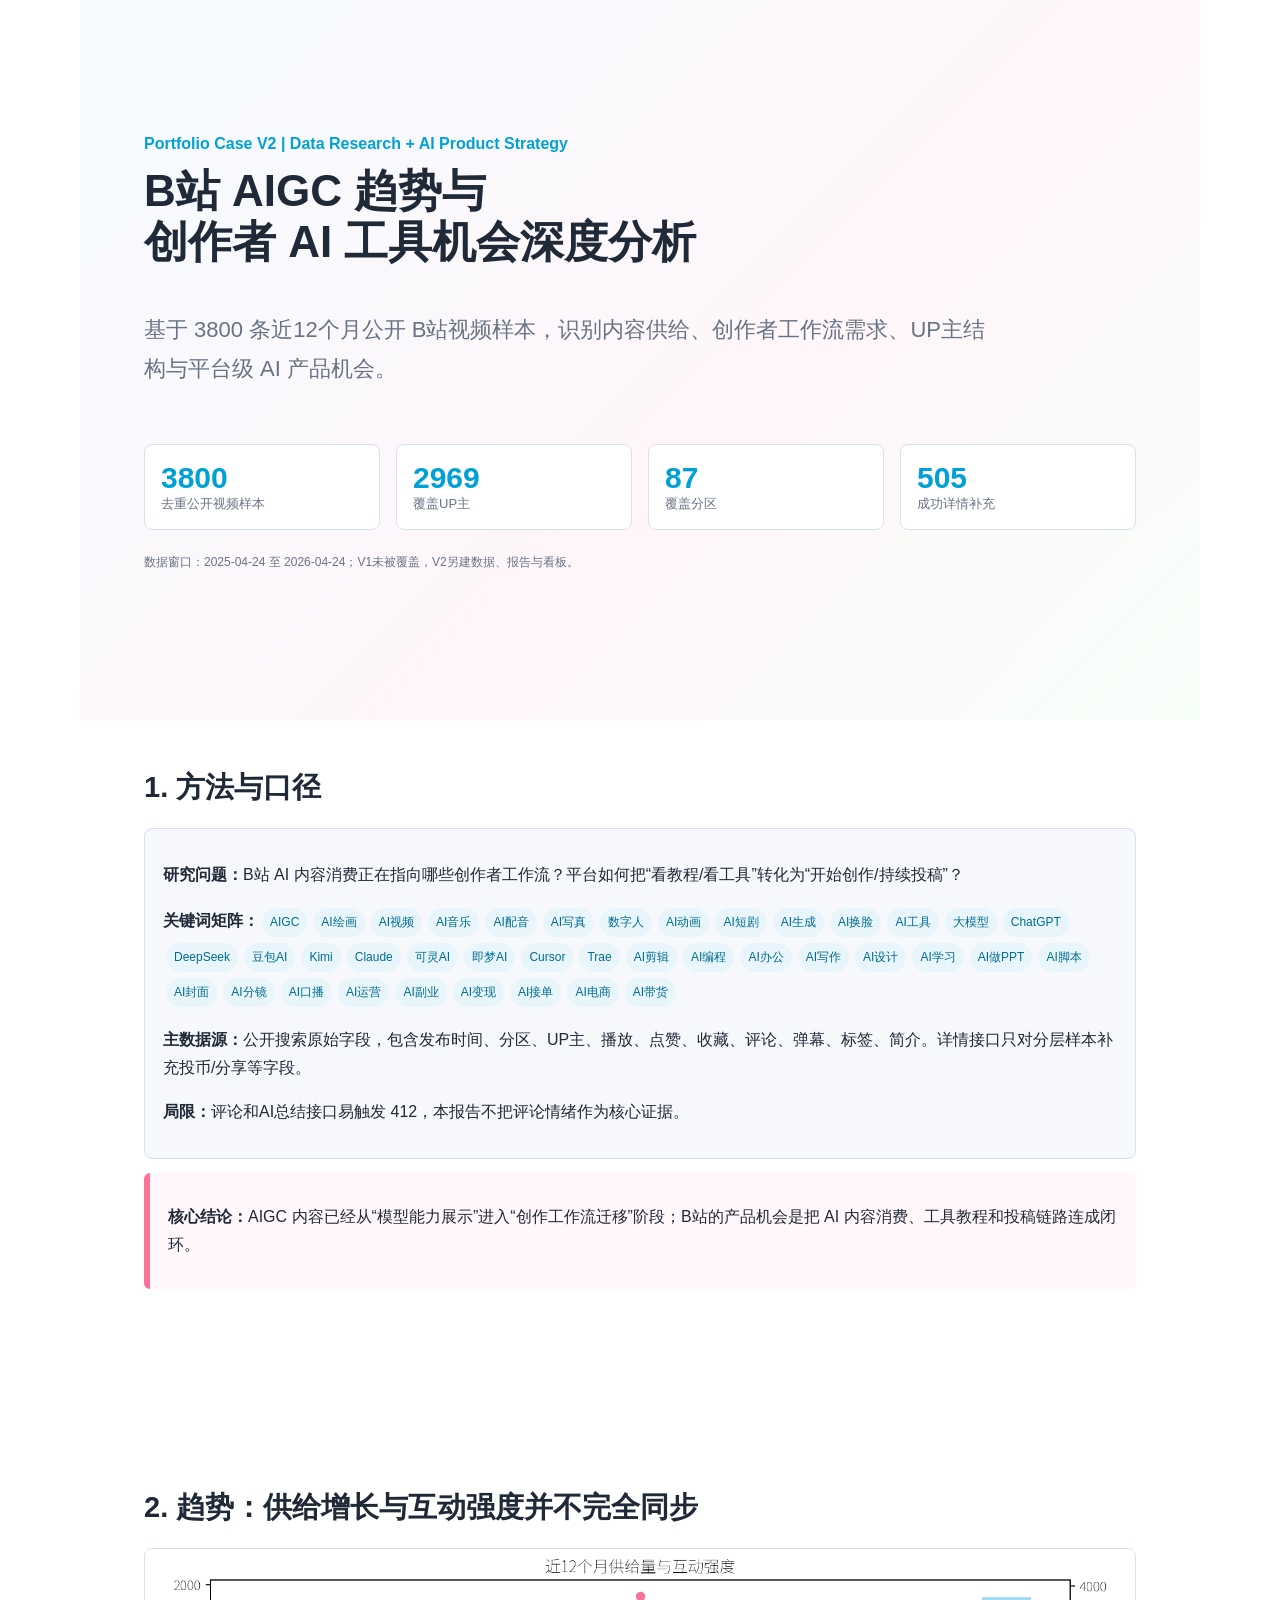
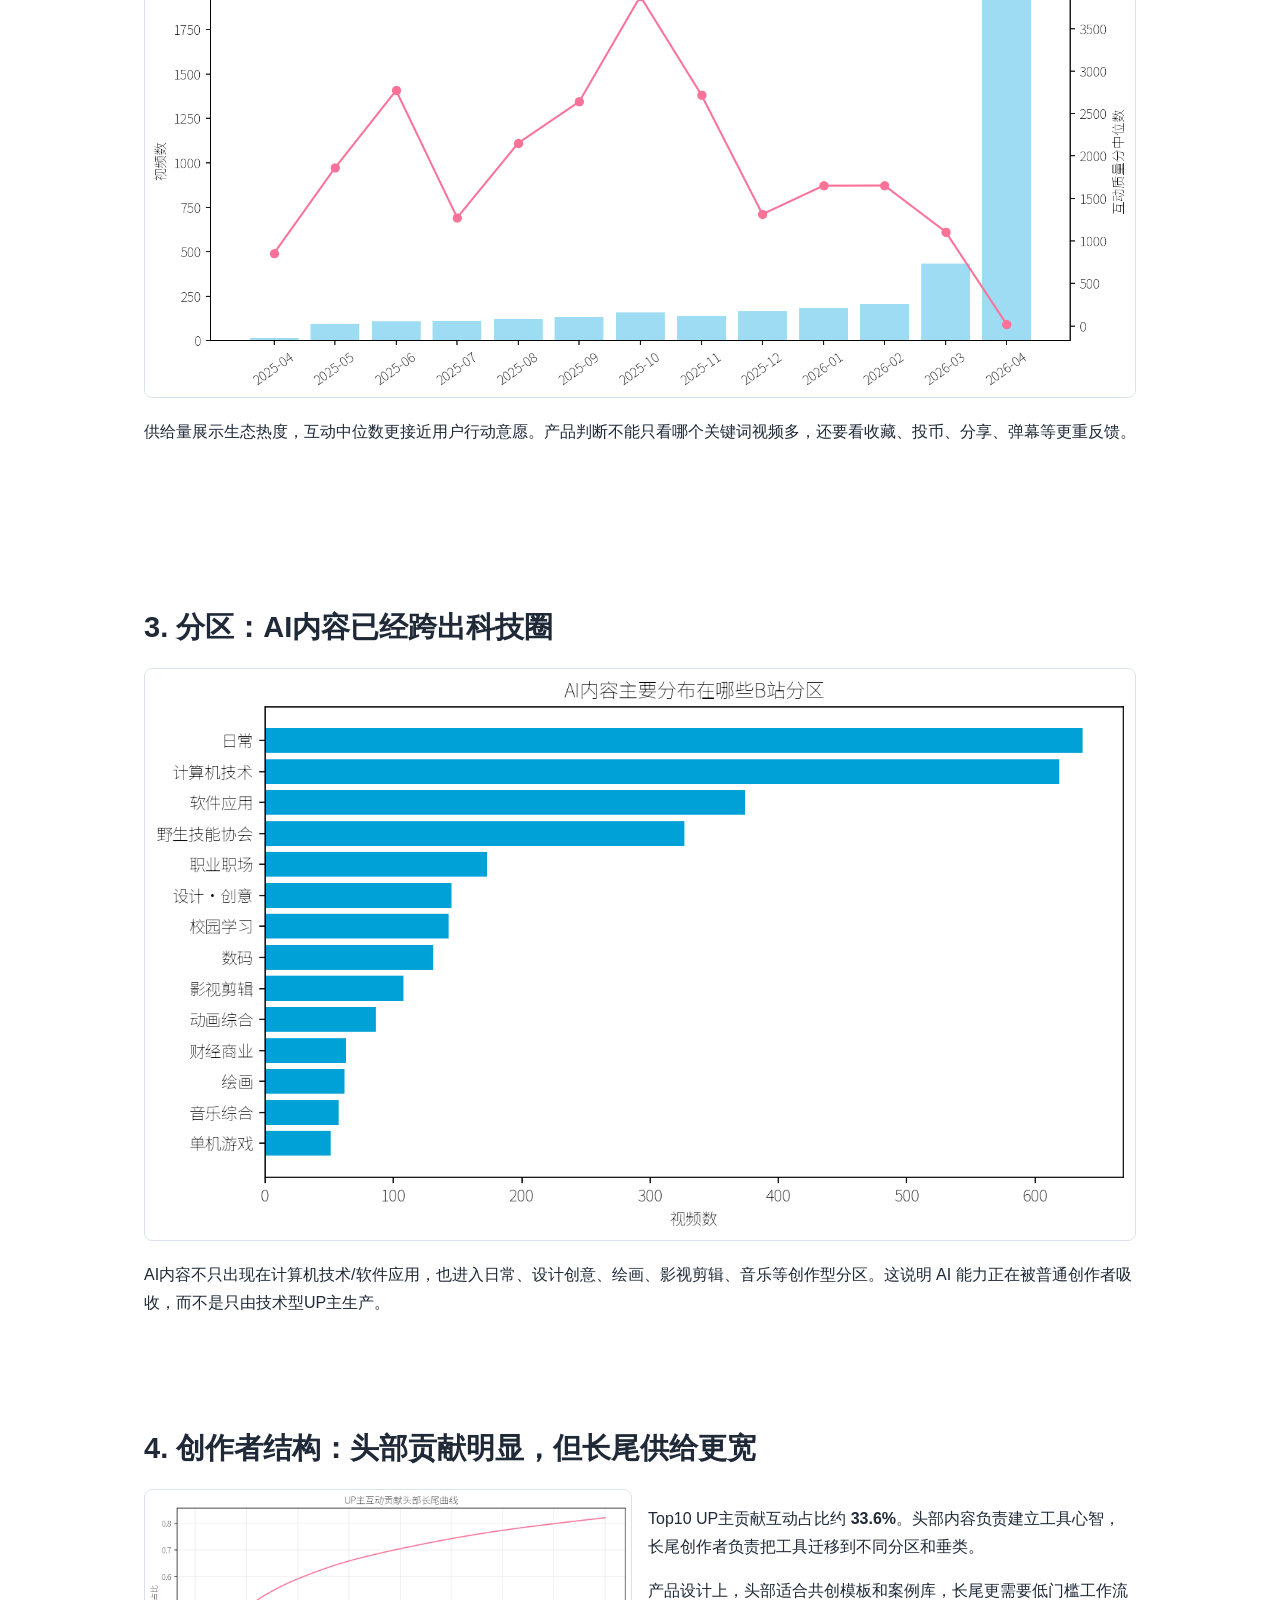
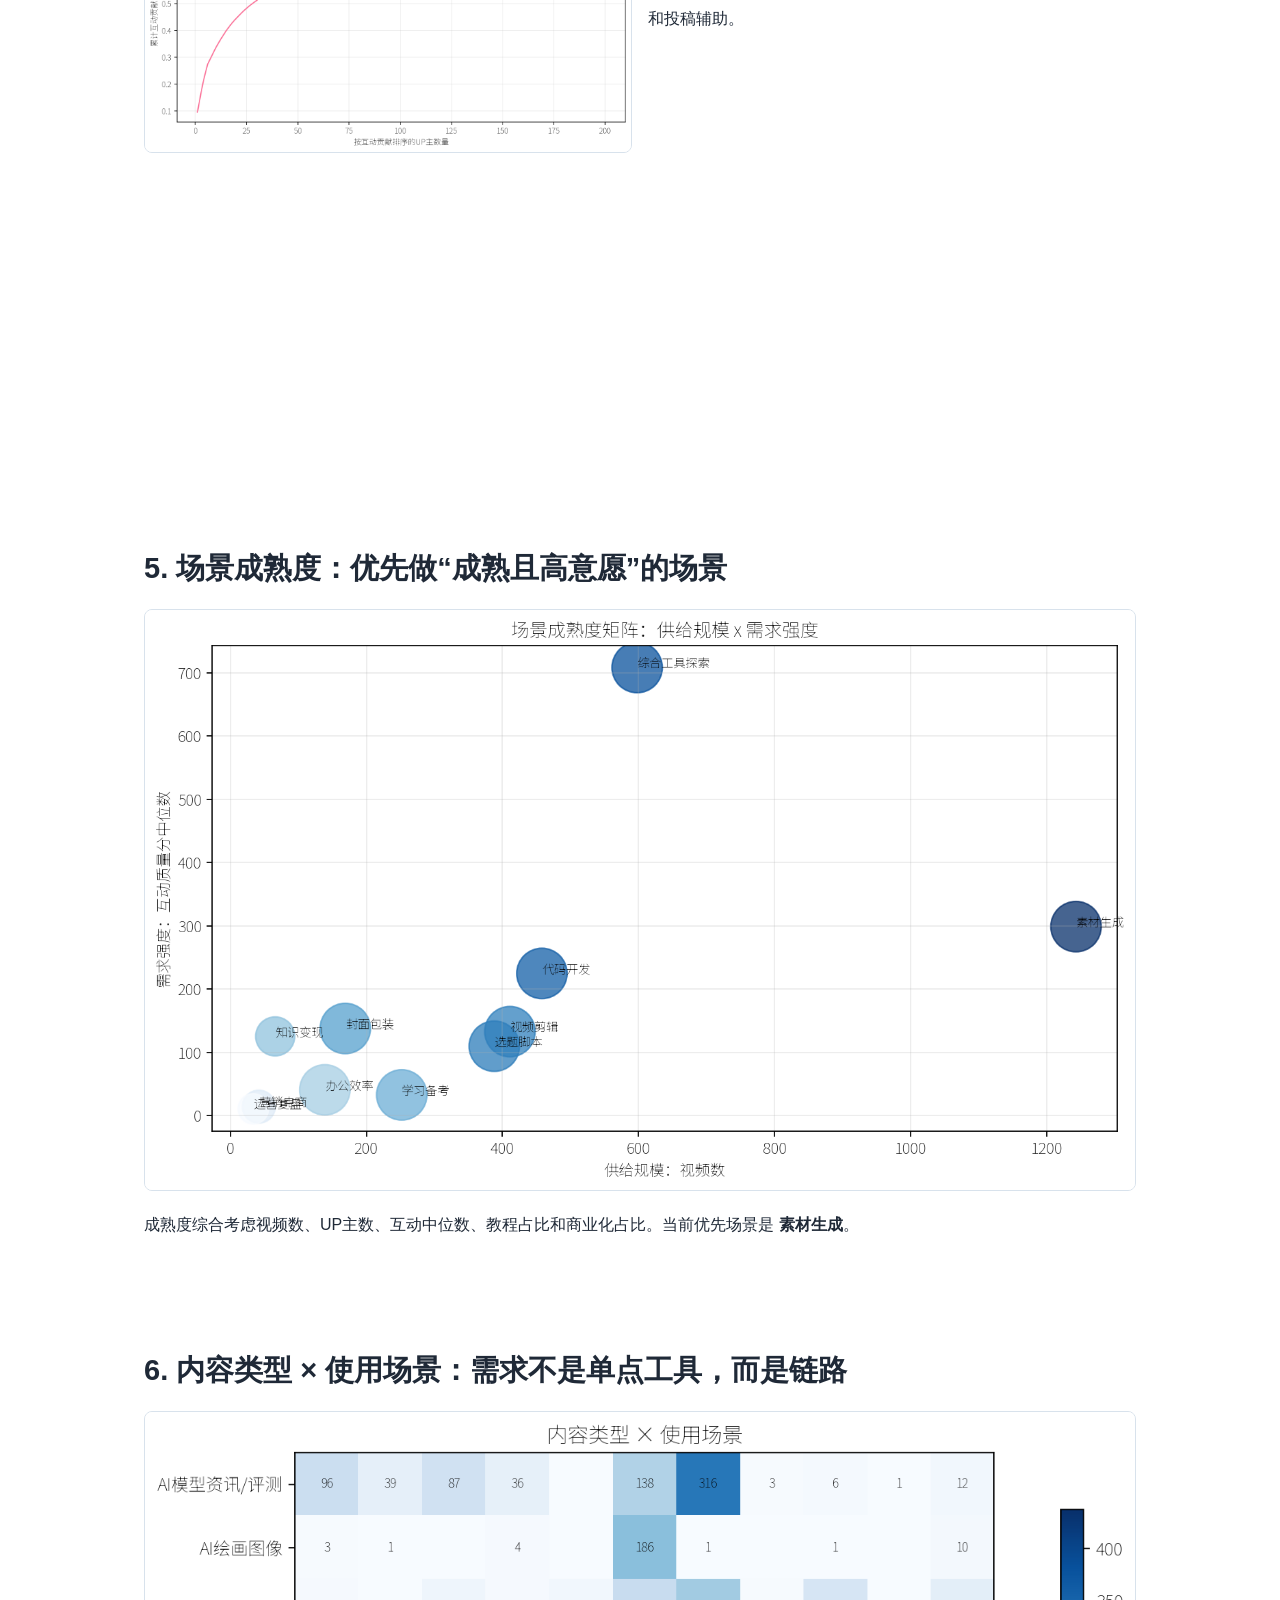
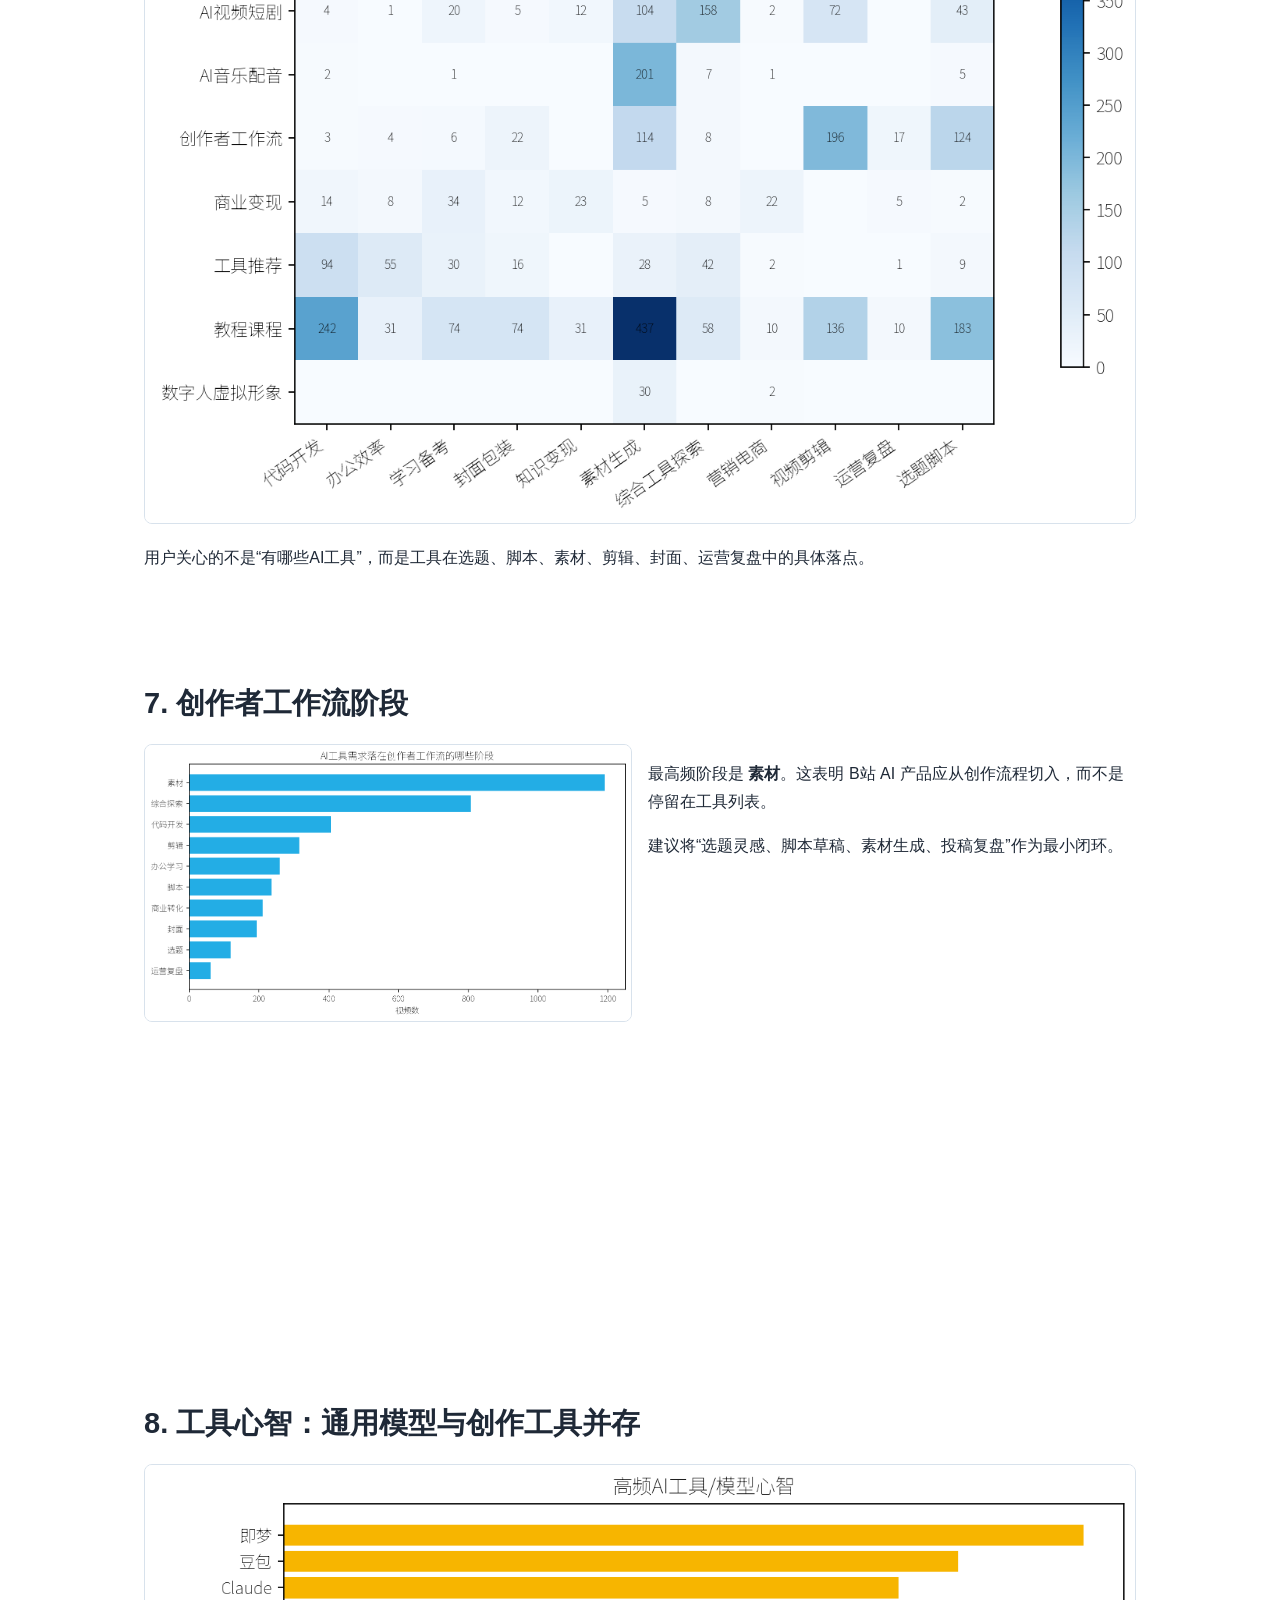
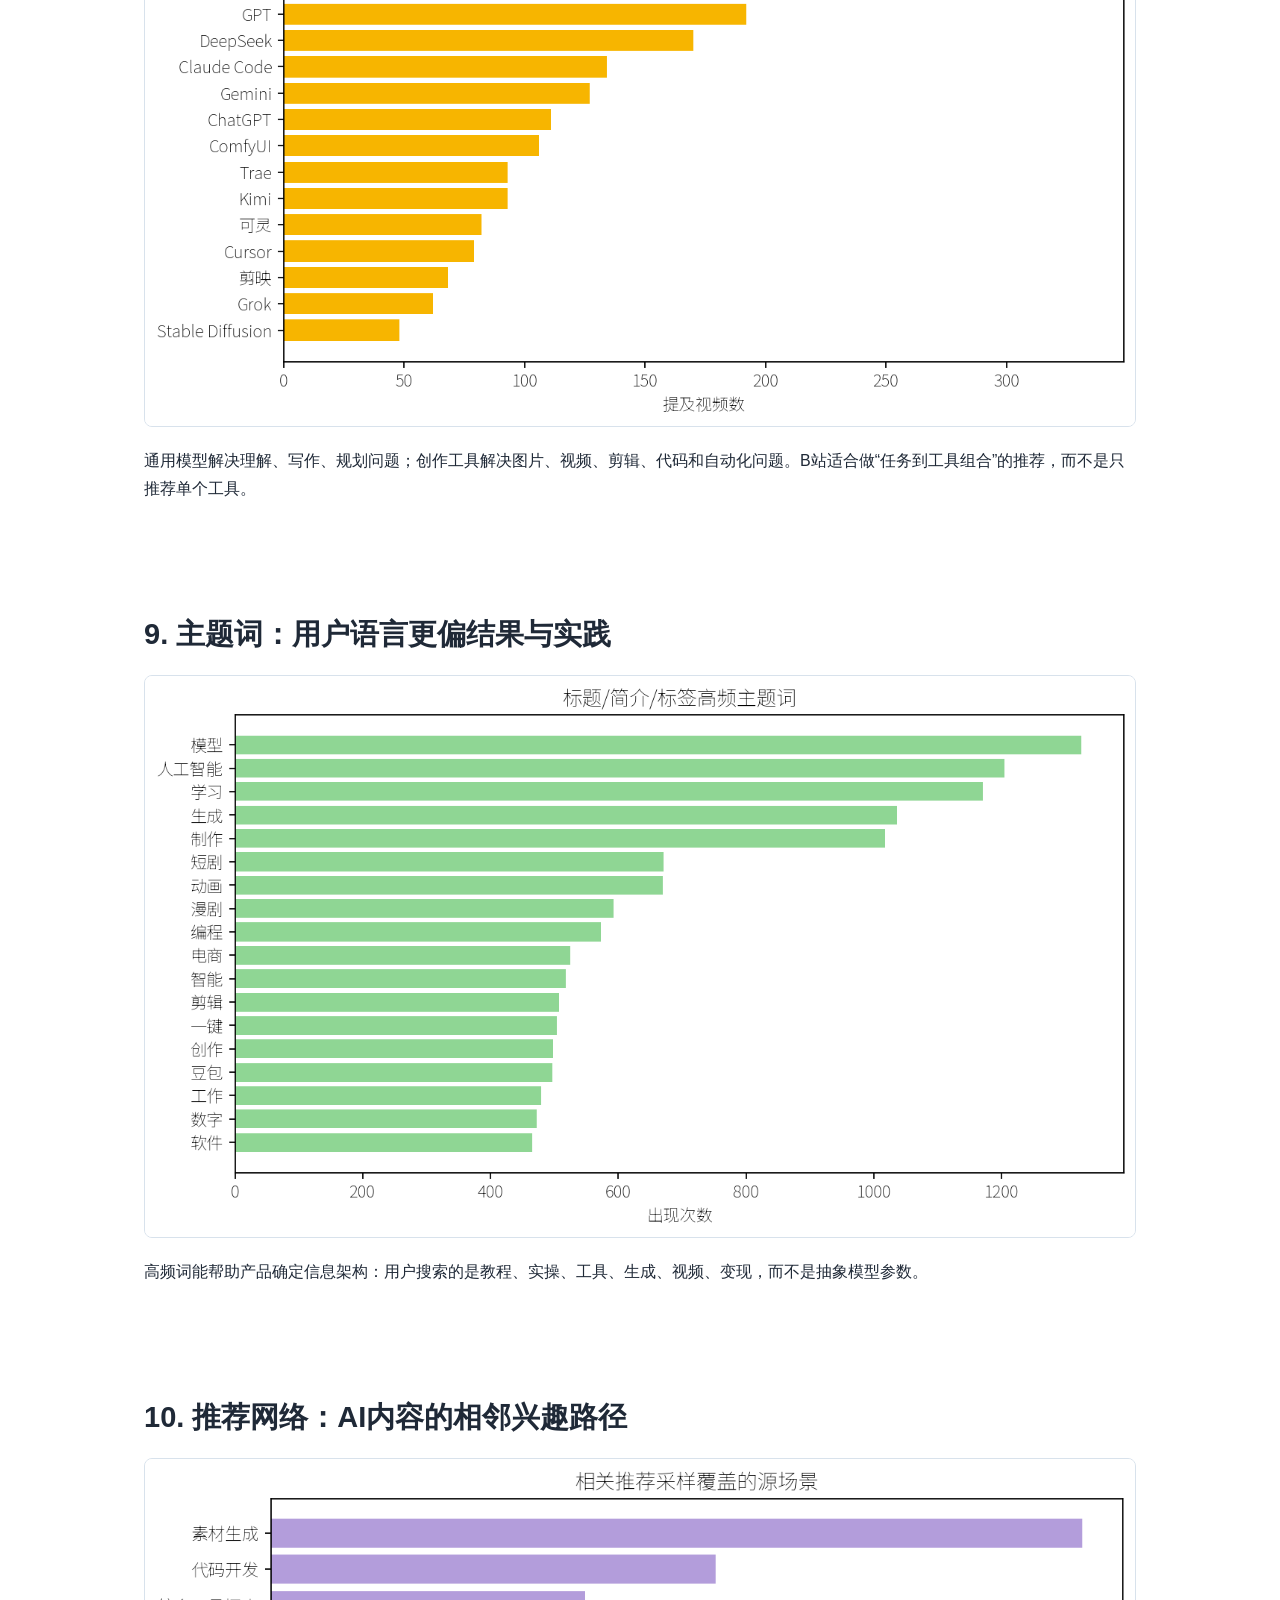
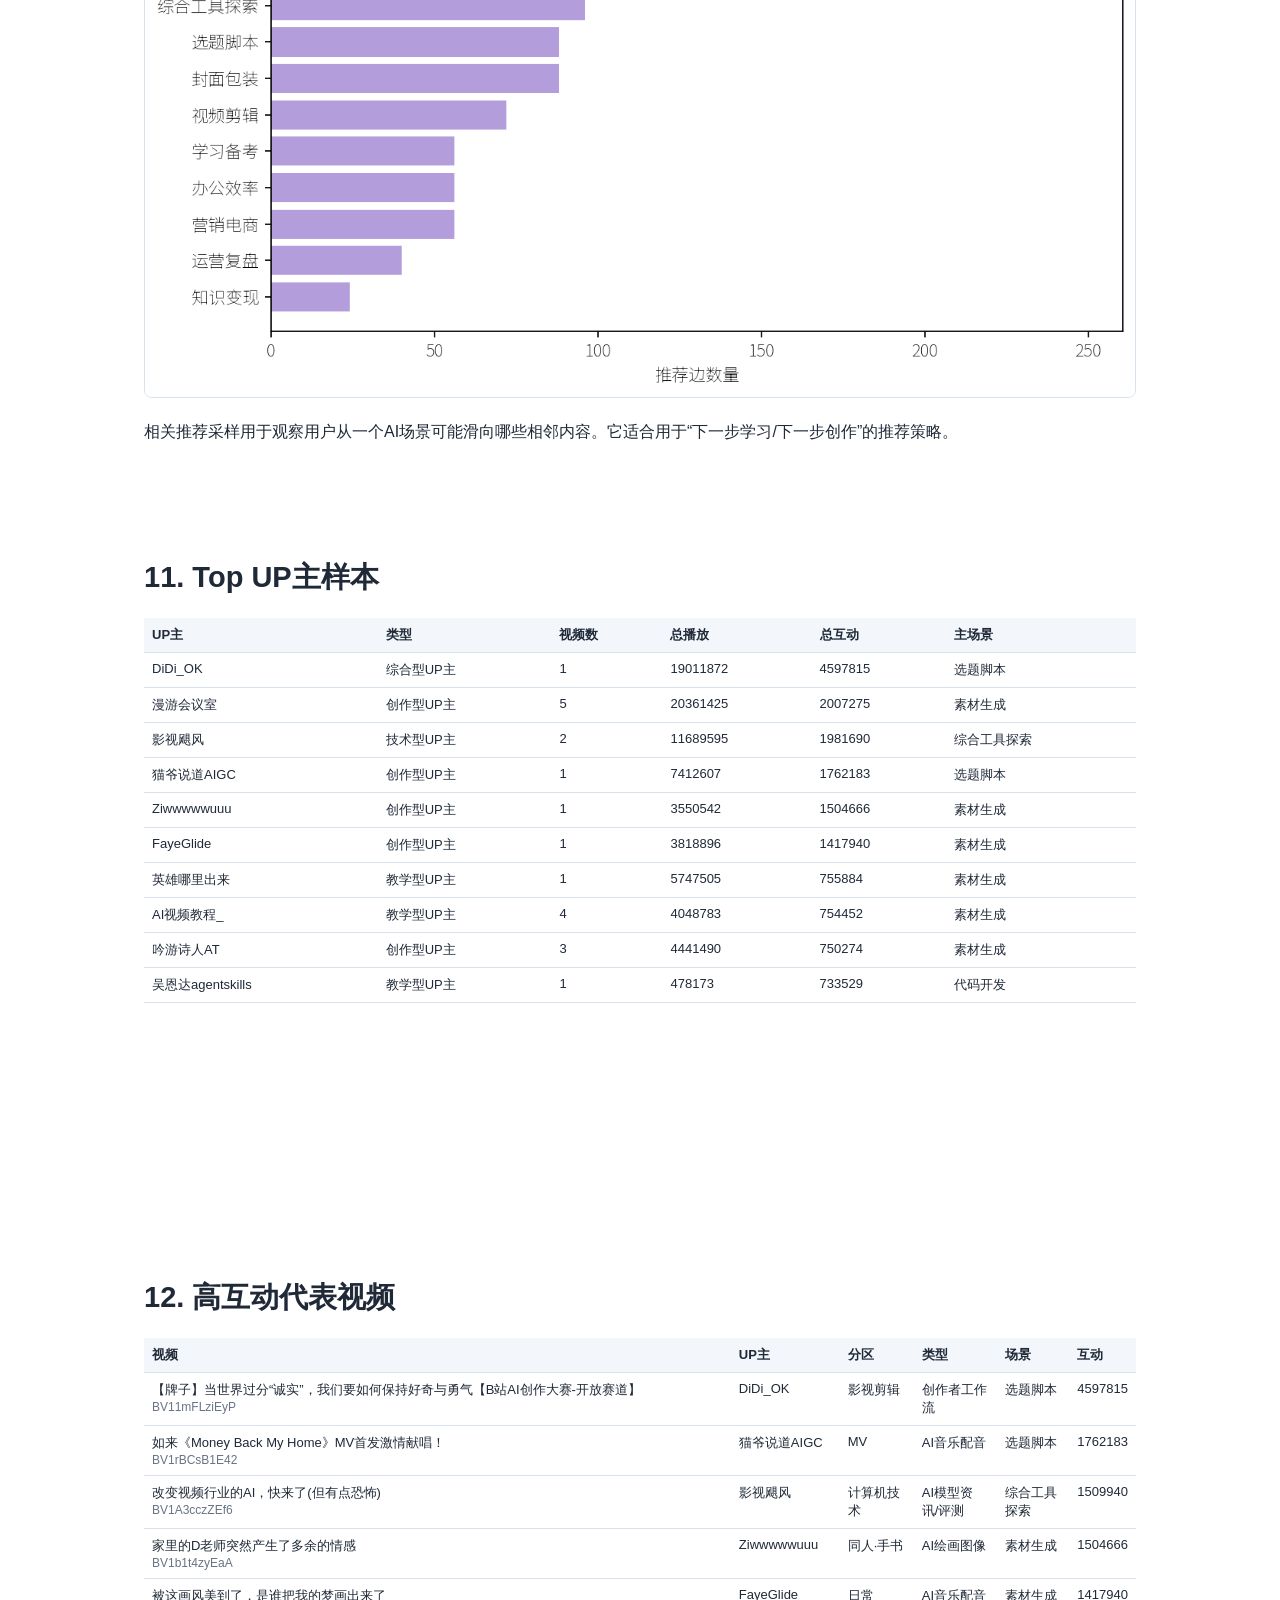
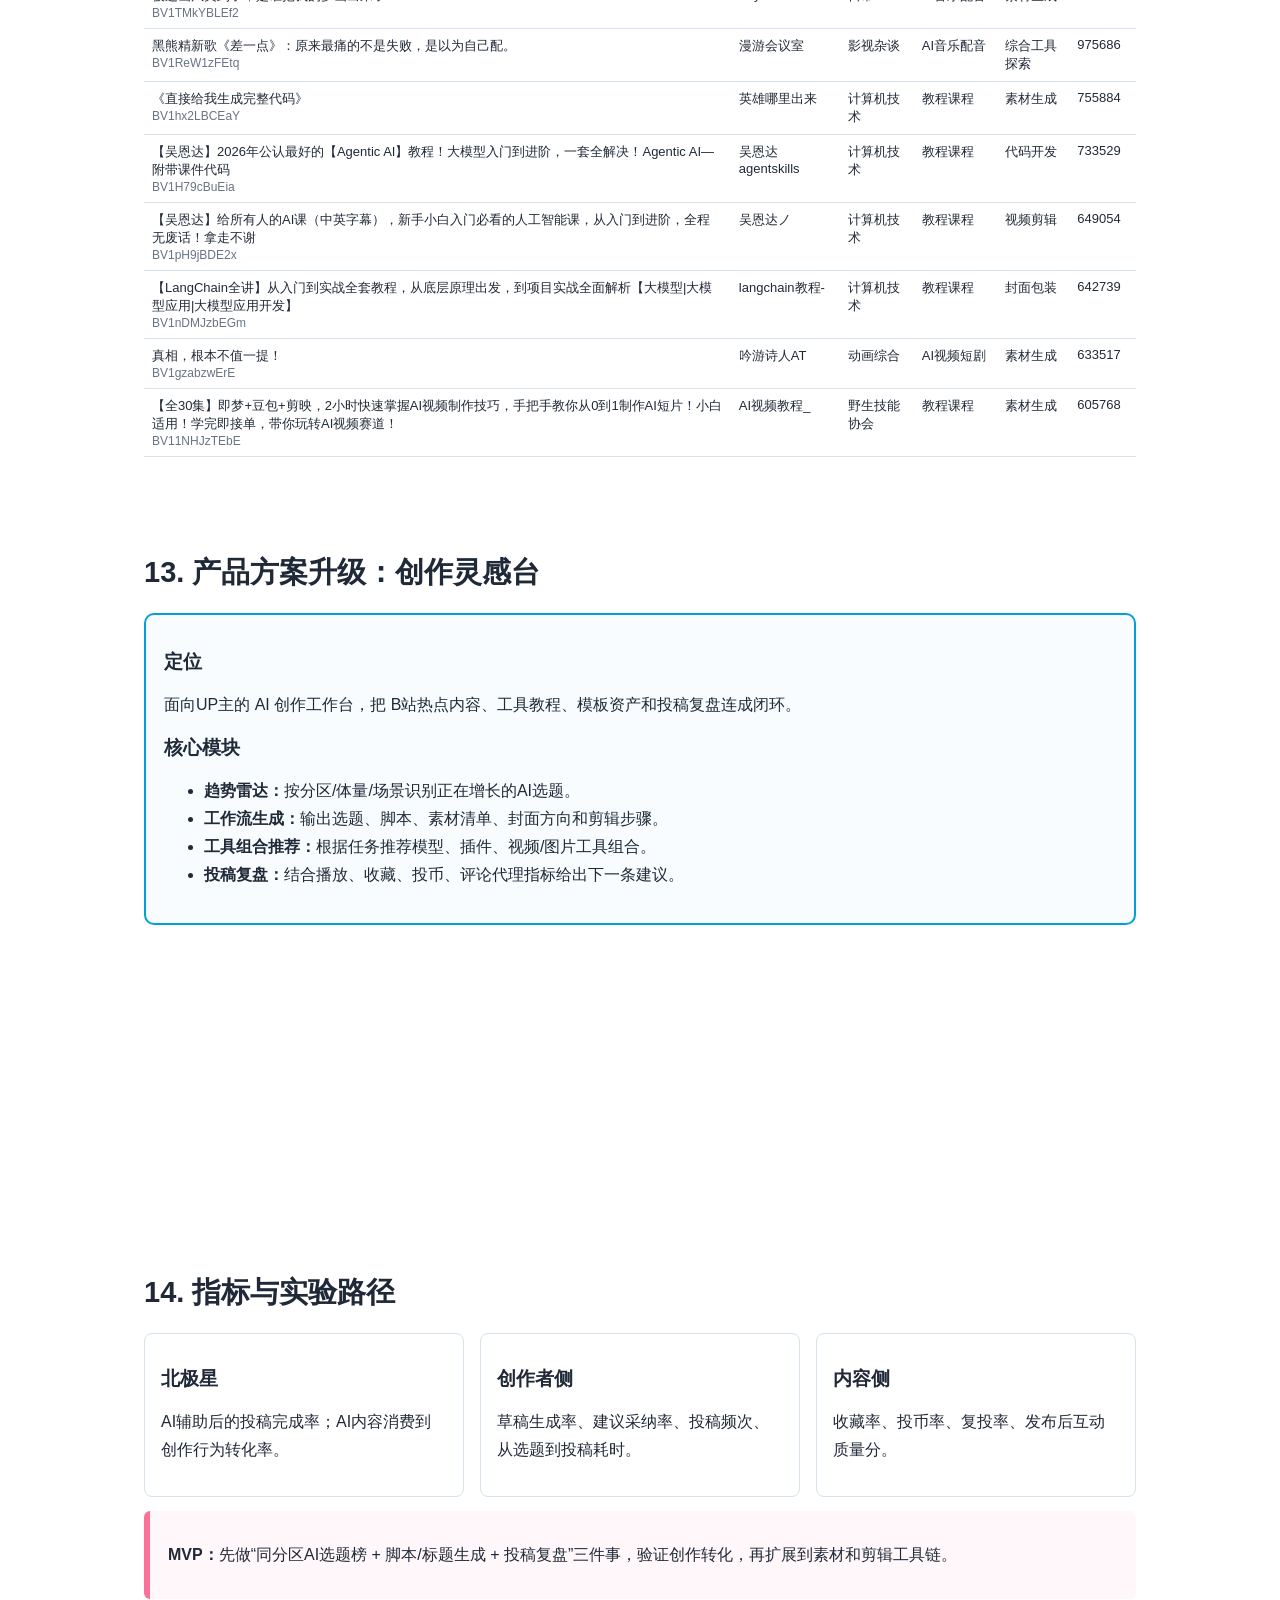
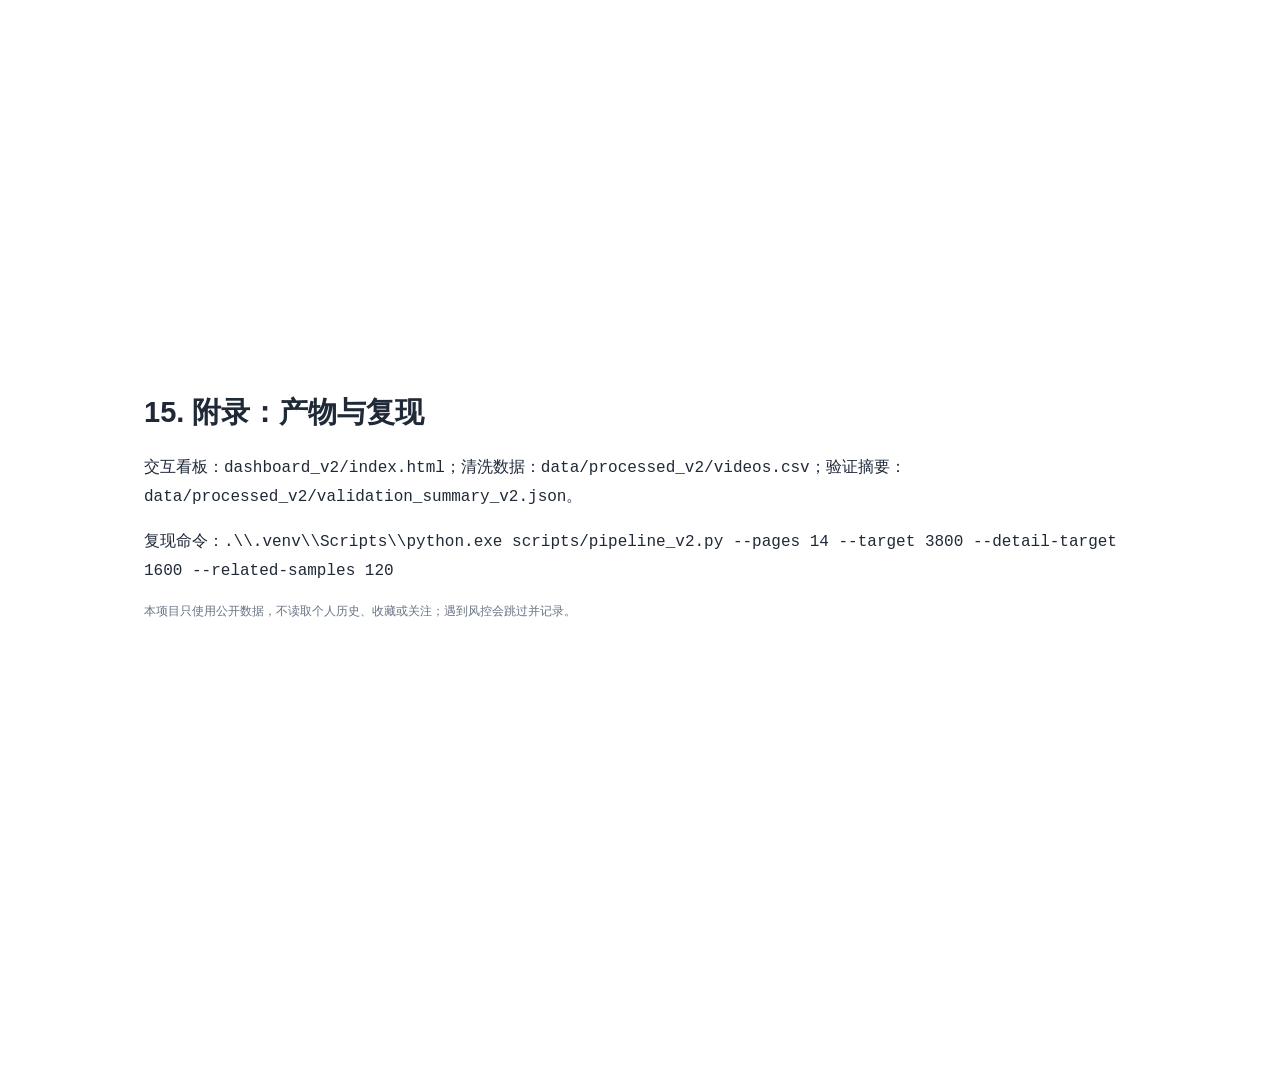
<file: report_v2/report.html>
<!doctype html>
<html lang="zh-CN">
<head>
  <meta charset="utf-8">
  <title>V2 B站 AIGC 趋势与创作者 AI 工具机会深度版</title>
  <style>
        :root { --blue:#00A1D6; --pink:#FB7299; --ink:#1f2937; --muted:#687385; --line:#d8e2ec; --bg:#f6f8fb; --green:#18A058; }
    * { box-sizing: border-box; }
    body { margin:0; font-family:NotoSC, "Microsoft YaHei", sans-serif; color:var(--ink); background:white; }
    .page { width:1120px; min-height:720px; margin:0 auto; padding:48px 64px; page-break-after:always; }
    .cover { background:linear-gradient(135deg,#f5fbff 0%,#fff6f9 60%,#f7fff9 100%); display:flex; flex-direction:column; justify-content:center; }
    h1 { font-size:44px; line-height:1.16; margin:0 0 22px; letter-spacing:0; }
    h2 { font-size:29px; margin:0 0 20px; }
    h3 { font-size:19px; margin:16px 0 8px; }
    p, li { font-size:16px; line-height:1.75; }
    .subtitle { font-size:22px; color:var(--muted); max-width:860px; }
    .tagline { color:var(--blue); font-weight:800; margin-bottom:12px; }
    .grid { display:grid; gap:16px; }
    .cols-4 { grid-template-columns:repeat(4,1fr); }
    .cols-3 { grid-template-columns:repeat(3,1fr); }
    .cols-2 { grid-template-columns:repeat(2,1fr); }
    .metric { border:1px solid var(--line); border-radius:8px; padding:16px; background:white; }
    .metric .num { font-size:30px; color:var(--blue); font-weight:900; }
    .metric .label { font-size:13px; color:var(--muted); }
    .callout { border-left:6px solid var(--pink); background:#fff7fa; padding:14px 18px; border-radius:6px; margin:14px 0; }
    .method { background:var(--bg); border:1px solid var(--line); padding:16px 18px; border-radius:8px; }
    img.chart { width:100%; border:1px solid var(--line); border-radius:8px; background:white; }
    table { width:100%; border-collapse:collapse; font-size:13px; }
    th,td { border-bottom:1px solid var(--line); padding:8px; text-align:left; vertical-align:top; }
    th { background:#f3f7fb; }
    .small { color:var(--muted); font-size:12px; }
    .pill { display:inline-block; padding:4px 8px; border-radius:999px; background:#e8f6fc; color:#006b8f; font-size:12px; margin:3px; }
    .product { border:2px solid var(--blue); border-radius:10px; padding:18px; background:#f8fcff; }
    @media print { body { -webkit-print-color-adjust:exact; print-color-adjust:exact; } .page { width:100%; min-height:100vh; } }
  </style>
</head>
<body>
  <section class="page cover">
    <div class="tagline">Portfolio Case V2 | Data Research + AI Product Strategy</div>
    <h1>B站 AIGC 趋势与<br>创作者 AI 工具机会深度分析</h1>
    <p class="subtitle">基于 3800 条近12个月公开 B站视频样本，识别内容供给、创作者工作流需求、UP主结构与平台级 AI 产品机会。</p>
    <div class="grid cols-4" style="margin-top:34px">
      <div class="metric"><div class="num">3800</div><div class="label">去重公开视频样本</div></div>
      <div class="metric"><div class="num">2969</div><div class="label">覆盖UP主</div></div>
      <div class="metric"><div class="num">87</div><div class="label">覆盖分区</div></div>
      <div class="metric"><div class="num">505</div><div class="label">成功详情补充</div></div>
    </div>
    <p class="small" style="margin-top:22px">数据窗口：2025-04-24 至 2026-04-24；V1未被覆盖，V2另建数据、报告与看板。</p>
  </section>

  <section class="page">
    <h2>1. 方法与口径</h2>
    <div class="method">
      <p><b>研究问题：</b>B站 AI 内容消费正在指向哪些创作者工作流？平台如何把“看教程/看工具”转化为“开始创作/持续投稿”？</p>
      <p><b>关键词矩阵：</b><span class="pill">AIGC</span><span class="pill">AI绘画</span><span class="pill">AI视频</span><span class="pill">AI音乐</span><span class="pill">AI配音</span><span class="pill">AI写真</span><span class="pill">数字人</span><span class="pill">AI动画</span><span class="pill">AI短剧</span><span class="pill">AI生成</span><span class="pill">AI换脸</span><span class="pill">AI工具</span><span class="pill">大模型</span><span class="pill">ChatGPT</span><span class="pill">DeepSeek</span><span class="pill">豆包AI</span><span class="pill">Kimi</span><span class="pill">Claude</span><span class="pill">可灵AI</span><span class="pill">即梦AI</span><span class="pill">Cursor</span><span class="pill">Trae</span><span class="pill">AI剪辑</span><span class="pill">AI编程</span><span class="pill">AI办公</span><span class="pill">AI写作</span><span class="pill">AI设计</span><span class="pill">AI学习</span><span class="pill">AI做PPT</span><span class="pill">AI脚本</span><span class="pill">AI封面</span><span class="pill">AI分镜</span><span class="pill">AI口播</span><span class="pill">AI运营</span><span class="pill">AI副业</span><span class="pill">AI变现</span><span class="pill">AI接单</span><span class="pill">AI电商</span><span class="pill">AI带货</span></p>
      <p><b>主数据源：</b>公开搜索原始字段，包含发布时间、分区、UP主、播放、点赞、收藏、评论、弹幕、标签、简介。详情接口只对分层样本补充投币/分享等字段。</p>
      <p><b>局限：</b>评论和AI总结接口易触发 412，本报告不把评论情绪作为核心证据。</p>
    </div>
    <div class="callout"><p><b>核心结论：</b>AIGC 内容已经从“模型能力展示”进入“创作工作流迁移”阶段；B站的产品机会是把 AI 内容消费、工具教程和投稿链路连成闭环。</p></div>
  </section>

  <section class="page"><h2>2. 趋势：供给增长与互动强度并不完全同步</h2><img class="chart" src="../charts_v2/01_monthly_supply_interaction.png"><p>供给量展示生态热度，互动中位数更接近用户行动意愿。产品判断不能只看哪个关键词视频多，还要看收藏、投币、分享、弹幕等更重反馈。</p></section>
  <section class="page"><h2>3. 分区：AI内容已经跨出科技圈</h2><img class="chart" src="../charts_v2/02_partition_structure.png"><p>AI内容不只出现在计算机技术/软件应用，也进入日常、设计创意、绘画、影视剪辑、音乐等创作型分区。这说明 AI 能力正在被普通创作者吸收，而不是只由技术型UP主生产。</p></section>
  <section class="page"><h2>4. 创作者结构：头部贡献明显，但长尾供给更宽</h2><div class="grid cols-2"><img class="chart" src="../charts_v2/03_creator_concentration.png"><div><p>Top10 UP主贡献互动占比约 <b>33.6%</b>。头部内容负责建立工具心智，长尾创作者负责把工具迁移到不同分区和垂类。</p><p>产品设计上，头部适合共创模板和案例库，长尾更需要低门槛工作流和投稿辅助。</p></div></div></section>
  <section class="page"><h2>5. 场景成熟度：优先做“成熟且高意愿”的场景</h2><img class="chart" src="../charts_v2/04_scenario_maturity.png"><p>成熟度综合考虑视频数、UP主数、互动中位数、教程占比和商业化占比。当前优先场景是 <b>素材生成</b>。</p></section>
  <section class="page"><h2>6. 内容类型 × 使用场景：需求不是单点工具，而是链路</h2><img class="chart" src="../charts_v2/05_content_scenario_heatmap.png"><p>用户关心的不是“有哪些AI工具”，而是工具在选题、脚本、素材、剪辑、封面、运营复盘中的具体落点。</p></section>
  <section class="page"><h2>7. 创作者工作流阶段</h2><div class="grid cols-2"><img class="chart" src="../charts_v2/06_workflow_stage.png"><div><p>最高频阶段是 <b>素材</b>。这表明 B站 AI 产品应从创作流程切入，而不是停留在工具列表。</p><p>建议将“选题灵感、脚本草稿、素材生成、投稿复盘”作为最小闭环。</p></div></div></section>
  <section class="page"><h2>8. 工具心智：通用模型与创作工具并存</h2><img class="chart" src="../charts_v2/07_tool_mentions.png"><p>通用模型解决理解、写作、规划问题；创作工具解决图片、视频、剪辑、代码和自动化问题。B站适合做“任务到工具组合”的推荐，而不是只推荐单个工具。</p></section>
  <section class="page"><h2>9. 主题词：用户语言更偏结果与实践</h2><img class="chart" src="../charts_v2/08_topic_terms.png"><p>高频词能帮助产品确定信息架构：用户搜索的是教程、实操、工具、生成、视频、变现，而不是抽象模型参数。</p></section>
  <section class="page"><h2>10. 推荐网络：AI内容的相邻兴趣路径</h2><img class="chart" src="../charts_v2/09_related_edges.png"><p>相关推荐采样用于观察用户从一个AI场景可能滑向哪些相邻内容。它适合用于“下一步学习/下一步创作”的推荐策略。</p></section>

  <section class="page">
    <h2>11. Top UP主样本</h2>
    <table><thead><tr><th>UP主</th><th>类型</th><th>视频数</th><th>总播放</th><th>总互动</th><th>主场景</th></tr></thead><tbody>
    
      <tr><td>DiDi_OK</td><td>综合型UP主</td><td>1</td><td>19011872</td><td>4597815</td><td>选题脚本</td></tr>
    
      <tr><td>漫游会议室</td><td>创作型UP主</td><td>5</td><td>20361425</td><td>2007275</td><td>素材生成</td></tr>
    
      <tr><td>影视飓风</td><td>技术型UP主</td><td>2</td><td>11689595</td><td>1981690</td><td>综合工具探索</td></tr>
    
      <tr><td>猫爷说道AIGC</td><td>创作型UP主</td><td>1</td><td>7412607</td><td>1762183</td><td>选题脚本</td></tr>
    
      <tr><td>Ziwwwwwuuu</td><td>创作型UP主</td><td>1</td><td>3550542</td><td>1504666</td><td>素材生成</td></tr>
    
      <tr><td>FayeGlide</td><td>创作型UP主</td><td>1</td><td>3818896</td><td>1417940</td><td>素材生成</td></tr>
    
      <tr><td>英雄哪里出来</td><td>教学型UP主</td><td>1</td><td>5747505</td><td>755884</td><td>素材生成</td></tr>
    
      <tr><td>AI视频教程_</td><td>教学型UP主</td><td>4</td><td>4048783</td><td>754452</td><td>素材生成</td></tr>
    
      <tr><td>吟游诗人AT</td><td>创作型UP主</td><td>3</td><td>4441490</td><td>750274</td><td>素材生成</td></tr>
    
      <tr><td>吴恩达agentskills</td><td>教学型UP主</td><td>1</td><td>478173</td><td>733529</td><td>代码开发</td></tr>
    
    </tbody></table>
  </section>

  <section class="page">
    <h2>12. 高互动代表视频</h2>
    <table><thead><tr><th>视频</th><th>UP主</th><th>分区</th><th>类型</th><th>场景</th><th>互动</th></tr></thead><tbody>
    
      <tr><td>【牌子】当世界过分“诚实”，我们要如何保持好奇与勇气【B站AI创作大赛-开放赛道】<br><span class="small">BV11mFLziEyP</span></td><td>DiDi_OK</td><td>影视剪辑</td><td>创作者工作流</td><td>选题脚本</td><td>4597815</td></tr>
    
      <tr><td>如来《Money Back My Home》MV首发激情献唱！<br><span class="small">BV1rBCsB1E42</span></td><td>猫爷说道AIGC</td><td>MV</td><td>AI音乐配音</td><td>选题脚本</td><td>1762183</td></tr>
    
      <tr><td>改变视频行业的AI，快来了(但有点恐怖)<br><span class="small">BV1A3cczZEf6</span></td><td>影视飓风</td><td>计算机技术</td><td>AI模型资讯/评测</td><td>综合工具探索</td><td>1509940</td></tr>
    
      <tr><td>家里的D老师突然产生了多余的情感<br><span class="small">BV1b1t4zyEaA</span></td><td>Ziwwwwwuuu</td><td>同人·手书</td><td>AI绘画图像</td><td>素材生成</td><td>1504666</td></tr>
    
      <tr><td>被这画风美到了，是谁把我的梦画出来了<br><span class="small">BV1TMkYBLEf2</span></td><td>FayeGlide</td><td>日常</td><td>AI音乐配音</td><td>素材生成</td><td>1417940</td></tr>
    
      <tr><td>黑熊精新歌《差一点》：原来最痛的不是失败，是以为自己配。<br><span class="small">BV1ReW1zFEtq</span></td><td>漫游会议室</td><td>影视杂谈</td><td>AI音乐配音</td><td>综合工具探索</td><td>975686</td></tr>
    
      <tr><td>《直接给我生成完整代码》<br><span class="small">BV1hx2LBCEaY</span></td><td>英雄哪里出来</td><td>计算机技术</td><td>教程课程</td><td>素材生成</td><td>755884</td></tr>
    
      <tr><td>【吴恩达】2026年公认最好的【Agentic AI】教程！大模型入门到进阶，一套全解决！Agentic AI—附带课件代码<br><span class="small">BV1H79cBuEia</span></td><td>吴恩达agentskills</td><td>计算机技术</td><td>教程课程</td><td>代码开发</td><td>733529</td></tr>
    
      <tr><td>【吴恩达】给所有人的AI课（中英字幕），新手小白入门必看的人工智能课，从入门到进阶，全程无废话！拿走不谢<br><span class="small">BV1pH9jBDE2x</span></td><td>吴恩达ノ</td><td>计算机技术</td><td>教程课程</td><td>视频剪辑</td><td>649054</td></tr>
    
      <tr><td>【LangChain全讲】从入门到实战全套教程，从底层原理出发，到项目实战全面解析【大模型|大模型应用|大模型应用开发】<br><span class="small">BV1nDMJzbEGm</span></td><td>langchain教程-</td><td>计算机技术</td><td>教程课程</td><td>封面包装</td><td>642739</td></tr>
    
      <tr><td>真相，根本不值一提！<br><span class="small">BV1gzabzwErE</span></td><td>吟游诗人AT</td><td>动画综合</td><td>AI视频短剧</td><td>素材生成</td><td>633517</td></tr>
    
      <tr><td>【全30集】即梦+豆包+剪映，2小时快速掌握AI视频制作技巧，手把手教你从0到1制作AI短片！小白适用！学完即接单，带你玩转AI视频赛道！<br><span class="small">BV11NHJzTEbE</span></td><td>AI视频教程_</td><td>野生技能协会</td><td>教程课程</td><td>素材生成</td><td>605768</td></tr>
    
    </tbody></table>
  </section>

  <section class="page">
    <h2>13. 产品方案升级：创作灵感台</h2>
    <div class="product">
      <h3>定位</h3><p>面向UP主的 AI 创作工作台，把 B站热点内容、工具教程、模板资产和投稿复盘连成闭环。</p>
      <h3>核心模块</h3>
      <ul>
        <li><b>趋势雷达：</b>按分区/体量/场景识别正在增长的AI选题。</li>
        <li><b>工作流生成：</b>输出选题、脚本、素材清单、封面方向和剪辑步骤。</li>
        <li><b>工具组合推荐：</b>根据任务推荐模型、插件、视频/图片工具组合。</li>
        <li><b>投稿复盘：</b>结合播放、收藏、投币、评论代理指标给出下一条建议。</li>
      </ul>
    </div>
  </section>

  <section class="page">
    <h2>14. 指标与实验路径</h2>
    <div class="grid cols-3">
      <div class="metric"><h3>北极星</h3><p>AI辅助后的投稿完成率；AI内容消费到创作行为转化率。</p></div>
      <div class="metric"><h3>创作者侧</h3><p>草稿生成率、建议采纳率、投稿频次、从选题到投稿耗时。</p></div>
      <div class="metric"><h3>内容侧</h3><p>收藏率、投币率、复投率、发布后互动质量分。</p></div>
    </div>
    <div class="callout"><p><b>MVP：</b>先做“同分区AI选题榜 + 脚本/标题生成 + 投稿复盘”三件事，验证创作转化，再扩展到素材和剪辑工具链。</p></div>
  </section>

  <section class="page">
    <h2>15. 附录：产物与复现</h2>
    <p>交互看板：<code>dashboard_v2/index.html</code>；清洗数据：<code>data/processed_v2/videos.csv</code>；验证摘要：<code>data/processed_v2/validation_summary_v2.json</code>。</p>
    <p>复现命令：<code>.\\.venv\\Scripts\\python.exe scripts/pipeline_v2.py --pages 14 --target 3800 --detail-target 1600 --related-samples 120</code></p>
    <p class="small">本项目只使用公开数据，不读取个人历史、收藏或关注；遇到风控会跳过并记录。</p>
  </section>
</body>
</html>
</file>
<file: assets/styles.css>
:root {
  --bg: #f6f9fc;
  --surface: #ffffff;
  --surface-soft: #eef7fb;
  --ink: #13243a;
  --muted: #5c6b7a;
  --line: #d7e5ef;
  --blue: #00a1d6;
  --blue-dark: #087fb4;
  --pink: #fb7299;
  --green: #22b07d;
  --shadow: 0 18px 45px rgba(24, 70, 98, 0.12);
  --radius: 8px;
}

* {
  box-sizing: border-box;
}

body {
  margin: 0;
  color: var(--ink);
  background: var(--bg);
  font-family: -apple-system, BlinkMacSystemFont, "Segoe UI", "Microsoft YaHei", sans-serif;
  line-height: 1.6;
}

img {
  display: block;
  max-width: 100%;
}

a {
  color: inherit;
  text-decoration: none;
}


.site-header {
  position: sticky;
  top: 0;
  z-index: 10;
  display: flex;
  align-items: center;
  justify-content: space-between;
  min-height: 76px;
  padding: 0 42px;
  background: rgba(255, 255, 255, 0.96);
  border-bottom: 1px solid rgba(215, 229, 239, 0.92);
  backdrop-filter: blur(14px);
  box-shadow: 0 8px 28px rgba(19, 36, 58, 0.05);
}

.brand {
  display: inline-flex;
  align-items: center;
  gap: 12px;
  font-weight: 900;
  color: #0b1533;
  font-size: 26px;
}

.brand-level {
  display: inline-flex;
  align-items: center;
  justify-content: center;
  height: 23px;
  padding: 0 8px;
  border-radius: 6px;
  color: #fff;
  background: var(--pink);
  font-size: 14px;
  font-weight: 900;
}

.brand-mark {
  display: grid;
  place-items: center;
  width: 40px;
  height: 40px;
}

.bili-tv-mini {
  position: relative;
  border-radius: 0;
  background: transparent;
  box-shadow: none;
}

.bili-tv-mini::before,
.bili-tv-mini::after {
  content: "";
  position: absolute;
  top: 2px;
  width: 12px;
  height: 4px;
  border-radius: 999px;
  background: var(--blue);
}

.bili-tv-mini::before {
  left: 8px;
  transform: rotate(-45deg);
}

.bili-tv-mini::after {
  right: 8px;
  transform: rotate(45deg);
}

.bili-tv-mini span {
  width: 34px;
  height: 27px;
  margin-top: 7px;
  border: 4px solid var(--blue);
  border-radius: 8px;
  position: relative;
  background: #f9fdff;
}

.bili-tv-mini span::before,
.bili-tv-mini span::after {
  content: "";
  position: absolute;
  top: 8px;
  width: 4px;
  height: 4px;
  border-radius: 50%;
  background: var(--blue);
}

.bili-tv-mini span::before { left: 7px; }
.bili-tv-mini span::after { right: 7px; }

.site-nav {
  display: flex;
  align-items: center;
  gap: 20px;
}

.site-nav a {
  position: relative;
  padding: 10px 8px;
  border-radius: 8px;
  color: #17233c;
  font-size: 16px;
  font-weight: 900;
}

.site-nav a:hover,
.site-nav a.active {
  color: var(--blue);
  background: transparent;
}

.site-nav a.active::after {
  content: "";
  position: absolute;
  left: 8px;
  right: 8px;
  bottom: -9px;
  height: 4px;
  border-radius: 999px;
  background: var(--blue);
}

.nav-search {
  display: inline-flex;
  align-items: center;
  min-width: 168px;
  height: 40px;
  padding: 0 42px 0 18px;
  border: 1px solid #dbe7f2;
  border-radius: 999px;
  color: #a0afc1;
  background: #fff;
  font-size: 13px;
  font-weight: 800;
  position: relative;
}

.nav-search::after {
  content: "";
  position: absolute;
  right: 17px;
  width: 13px;
  height: 13px;
  border: 2px solid #aab7c7;
  border-radius: 50%;
}

.nav-search::before {
  content: "";
  position: absolute;
  right: 13px;
  width: 8px;
  height: 2px;
  background: #aab7c7;
  transform: rotate(45deg) translate(9px, 5px);
  border-radius: 999px;
}

.nav-toggle {
  display: none;
  border: 1px solid var(--line);
  border-radius: 8px;
  background: #fff;
  color: var(--ink);
  width: 40px;
  height: 40px;
  font-size: 20px;
}

.home-hero {
  position: relative;
  min-height: calc(100vh - 76px);
  display: grid;
  align-items: end;
  padding: 72px 56px 172px;
  overflow: hidden;
  background:
    radial-gradient(circle at 4% 13%, rgba(0, 161, 214, 0.18), transparent 17%),
    radial-gradient(circle at 88% 8%, rgba(251, 114, 153, 0.2), transparent 18%),
    linear-gradient(135deg, #eef9ff 0%, #f7fbff 42%, #fff1f7 100%);
}

.home-hero::before {
  content: "";
  position: absolute;
  inset: auto -8% -85px -8%;
  height: 190px;
  background: linear-gradient(135deg, rgba(0, 161, 214, 0.62), rgba(251, 114, 153, 0.62));
  border-radius: 55% 45% 0 0 / 68% 78% 0 0;
  opacity: 0.78;
}

.home-hero::after {
  content: "";
  position: absolute;
  inset: auto -12% -145px 18%;
  height: 200px;
  background: rgba(255, 255, 255, 0.7);
  border-radius: 50% 50% 0 0 / 70% 75% 0 0;
}

.hero-media {
  position: absolute;
  inset: 0;
}

.hero-media::after {
  content: "";
  position: absolute;
  inset: 0;
  background:
    linear-gradient(90deg, rgba(241, 250, 255, 0.98) 0%, rgba(241, 250, 255, 0.88) 35%, rgba(246, 244, 255, 0.55) 58%, rgba(255, 239, 247, 0.88) 100%),
    radial-gradient(circle at 82% 20%, rgba(251, 114, 153, 0.28), transparent 24%),
    radial-gradient(circle at 20% 72%, rgba(0, 161, 214, 0.24), transparent 28%);
}

.hero-media img {
  position: absolute;
  right: 9%;
  top: 0;
  width: 58%;
  height: 100%;
  object-fit: cover;
  object-position: center;
  opacity: 0.46;
  filter: saturate(0.9) contrast(0.92);
  mix-blend-mode: multiply;
}

.hero-copy {
  position: relative;
  z-index: 2;
  max-width: 760px;
  color: #071533;
}

.eyebrow {
  margin: 0 0 10px;
  color: var(--blue);
  font-size: 13px;
  font-weight: 900;
  letter-spacing: 0;
  text-transform: uppercase;
}

.hero-copy .eyebrow {
  color: var(--blue);
}

h1,
h2,
h3,
p {
  overflow-wrap: anywhere;
}

h1 {
  margin: 0;
  font-size: clamp(46px, 5vw, 76px);
  line-height: 1.08;
  letter-spacing: 0;
}

.accent-pink { color: var(--pink); }
.accent-blue { color: var(--blue); }

h2 {
  margin: 0;
  font-size: clamp(26px, 3vw, 42px);
  line-height: 1.18;
  letter-spacing: 0;
}

h3 {
  margin: 0;
  font-size: 20px;
  line-height: 1.3;
  letter-spacing: 0;
}

.hero-summary {
  max-width: 690px;
  margin: 24px 0 0;
  color: #3b4b63;
  font-size: 17px;
}

.hero-actions,
.button-row,
.card-actions {
  display: flex;
  flex-wrap: wrap;
  gap: 14px;
}

.hero-actions {
  margin-top: 28px;
}

.button {
  display: inline-flex;
  align-items: center;
  justify-content: center;
  gap: 9px;
  min-height: 50px;
  padding: 12px 24px;
  border-radius: 10px;
  border: 1px solid var(--line);
  font-weight: 900;
  font-size: 15px;
}

.button-icon {
  display: inline-grid;
  place-items: center;
  width: 23px;
  height: 23px;
  border-radius: 7px;
  background: rgba(255, 255, 255, 0.18);
}

.button.primary {
  color: #fff;
  border-color: var(--blue);
  background: var(--blue);
  box-shadow: 0 12px 28px rgba(0, 161, 214, 0.28);
}

.button.primary:hover {
  background: var(--blue-dark);
}

.button.ghost {
  color: #24344c;
  background: rgba(255, 255, 255, 0.94);
  box-shadow: 0 10px 24px rgba(31, 70, 100, 0.12);
}

.home-hero .button.ghost {
  color: #24344c;
  border-color: #dbe7f2;
  background: rgba(255, 255, 255, 0.94);
}

.danmaku-layer {
  position: absolute;
  inset: 76px 0 0;
  z-index: 1;
  pointer-events: none;
  overflow: hidden;
}



.danmaku-layer span {
  position: absolute;
  top: var(--top);
  left: 100%;
  white-space: nowrap;
  padding: 12px 20px;
  border-radius: 999px;
  color: rgba(236, 241, 247, 0.86);
  background: rgba(226, 234, 242, 0.13);
  border: 1px solid rgba(226, 234, 242, 0.34);
  box-shadow: 0 10px 22px rgba(0, 0, 0, 0.14), 0 0 0 1px rgba(255, 255, 255, 0.12) inset;
  backdrop-filter: blur(10px);
  animation: danmaku-fly var(--speed) linear infinite;
  animation-delay: var(--delay);
  font-size: 15px;
  font-weight: 900;
}

.danmaku-layer span:nth-child(3n + 1) {
  color: #008fca;
  background: rgba(232, 248, 255, 0.28);
  border-color: rgba(0, 161, 214, 0.34);
}

.danmaku-layer span:nth-child(3n + 2) {
  color: #df4d7c;
  background: rgba(255, 239, 246, 0.30);
  border-color: rgba(251, 114, 153, 0.36);
}

@keyframes danmaku-fly {
  from { transform: translateX(0); }
  to { transform: translateX(-135vw); }
}

.creator-panel {
  position: absolute;
  right: 44px;
  bottom: 126px;
  z-index: 3;
  display: grid;
  grid-template-columns: 92px minmax(0, 1fr);
  gap: 20px;
  align-items: center;
  width: min(450px, calc(100% - 88px));
  padding: 22px 24px;
  border-radius: 16px;
  border: 1px solid #dfeaf4;
  background: rgba(255, 255, 255, 0.96);
  color: #0b1533;
  backdrop-filter: blur(18px);
  box-shadow: 0 18px 48px rgba(31, 76, 120, 0.16);
}

.profile-avatar-wrap {
  position: relative;
  width: 92px;
  height: 92px;
  border-radius: 50%;
}

.profile-avatar-wrap::before {
  content: "";
  position: absolute;
  inset: -6px;
  border-radius: 50%;
  border: 4px solid rgba(251, 114, 153, 0.24);
}

.profile-avatar-wrap img {
  display: block;
  width: 100%;
  height: 100%;
  border-radius: 50%;
  object-fit: cover;
}

.creator-panel img {
  width: 92px;
  height: 92px;
  border-radius: 50%;
  border: 4px solid #fff;
  object-fit: cover;
  box-shadow: 0 10px 22px rgba(40, 80, 120, 0.16);
}

.creator-panel strong {
  display: block;
  color: #0b1533;
  font-size: 26px;
  line-height: 1.1;
}

.creator-panel p {
  margin: 7px 0 0;
  color: #2f4058;
  font-size: 15px;
}

.profile-name-row {
  display: flex;
  flex-wrap: wrap;
  align-items: center;
  gap: 8px;
}

.level-badge,
.vip-badge,
.avatar-vip {
  display: inline-flex;
  align-items: center;
  justify-content: center;
  color: #fff;
  font-weight: 900;
}

.level-badge {
  min-width: 38px;
  height: 22px;
  padding: 0 7px;
  border-radius: 6px;
  background: #fb7299;
  font-size: 13px;
  line-height: 1;
}

.vip-badge {
  height: 24px;
  padding: 0 12px;
  border-radius: 999px;
  background: linear-gradient(90deg, #fb7299, #ff8fab);
  font-size: 12px;
}

.avatar-vip {
  position: absolute;
  right: -1px;
  bottom: -1px;
  width: 27px;
  height: 27px;
  border-radius: 50%;
  border: 3px solid #fff;
  background: #fb7299;
  font-size: 14px;
}

.profile-sign {
  font-weight: 900;
}

.profile-proof {
  color: #6b7b91 !important;
  font-size: 12px !important;
}

.metric-strip {
  display: grid;
  grid-template-columns: repeat(4, 1fr);
  gap: 0;
  max-width: 1080px;
  margin: -132px 0 0 56px;
  padding: 0;
  position: relative;
  z-index: 4;
  border-radius: 14px;
  overflow: hidden;
  background: #fff;
  box-shadow: 0 18px 44px rgba(31, 76, 120, 0.14);
}

.metric-strip article {
  display: grid;
  grid-template-columns: 54px 1fr;
  grid-template-rows: auto auto;
  column-gap: 16px;
  align-items: center;
  padding: 24px 28px;
  background: #fff;
  border-right: 1px solid #e6eef6;
}

.metric-strip article:first-child,
.metric-strip article:last-child {
  border-radius: 0;
}

.metric-strip article:last-child {
  border-right: 0;
}

.metric-icon {
  grid-row: 1 / 3;
  display: grid;
  place-items: center;
  width: 54px;
  height: 54px;
  border-radius: 14px;
  color: var(--blue);
  background: #e8f8ff;
  font-size: 20px;
  font-weight: 900;
}

.metric-icon.fans,
.metric-icon.like {
  color: var(--pink);
  background: #fff0f6;
}

.metric-strip strong {
  display: block;
  color: var(--blue);
  font-size: 34px;
  line-height: 1;
}

.metric-strip span:not(.metric-icon) {
  display: block;
  margin-top: 8px;
  color: var(--muted);
  font-weight: 800;
}

.section {
  max-width: 1180px;
  margin: 0 auto;
  padding: 86px 20px;
}

.section-heading {
  max-width: 740px;
  margin-bottom: 28px;
}

.section-heading p:not(.eyebrow) {
  color: var(--muted);
  font-size: 17px;
}

.project-grid {
  display: grid;
  grid-template-columns: 1.25fr 1fr 1fr;
  gap: 18px;
}

.project-card,
.list-card,
.profile-card,
.resume-block,
.case-grid article,
.chart-gallery figure {
  border: 1px solid var(--line);
  border-radius: var(--radius);
  background: var(--surface);
  box-shadow: 0 10px 30px rgba(15, 49, 74, 0.07);
}

.project-card {
  overflow: hidden;
}

.project-card img,
.project-card .placeholder-visual {
  width: 100%;
  aspect-ratio: 16 / 10;
  object-fit: cover;
  background: #dff4fb;
}

.placeholder-visual {
  display: grid;
  place-items: center;
  color: var(--blue-dark);
  font-size: 36px;
  font-weight: 900;
}

.card-body {
  padding: 22px;
}

.card-body p,
.list-card p,
.case-grid p,
.resume-block p,
.profile-card p {
  color: var(--muted);
}

.status {
  display: inline-flex;
  margin-bottom: 12px;
  padding: 4px 9px;
  border-radius: 999px;
  font-size: 12px;
  font-weight: 900;
}

.status.done {
  color: #00749b;
  background: #def5fd;
}

.status.draft {
  color: #b94b6d;
  background: #ffe6ef;
}

.status.planned {
  color: #617081;
  background: #eef2f6;
}

.card-actions {
  margin-top: 18px;
}

.card-actions a {
  color: var(--blue-dark);
  font-weight: 900;
}

.muted {
  color: var(--muted);
}

.soft-band {
  max-width: none;
  padding-left: calc((100% - 1180px) / 2 + 20px);
  padding-right: calc((100% - 1180px) / 2 + 20px);
  background: var(--surface-soft);
}

.ability-grid,
.case-grid,
.chart-gallery {
  display: grid;
  grid-template-columns: repeat(3, 1fr);
  gap: 18px;
}

.ability-grid article {
  min-height: 170px;
  padding: 24px;
  border-radius: var(--radius);
  background: #fff;
  border: 1px solid var(--line);
}

.ability-grid p {
  color: var(--muted);
}

.quick-links,
.deliverables {
  display: grid;
  grid-template-columns: 0.9fr 1.1fr;
  gap: 28px;
  align-items: center;
}

.link-panel {
  display: grid;
  grid-template-columns: repeat(2, 1fr);
  gap: 12px;
}

.link-panel a {
  padding: 18px;
  border: 1px solid var(--line);
  border-radius: 8px;
  background: #fff;
  color: var(--blue-dark);
  font-weight: 900;
}

.site-footer {
  display: flex;
  justify-content: space-between;
  gap: 24px;
  padding: 36px 32px;
  color: var(--muted);
  border-top: 1px solid var(--line);
  background: #fff;
}

.site-footer strong {
  color: var(--ink);
}

.site-footer p {
  margin: 6px 0 0;
}

.site-footer a {
  color: var(--blue-dark);
  font-weight: 900;
}

.page-hero,
.case-hero {
  max-width: 1180px;
  margin: 0 auto;
  padding: 78px 20px 42px;
}

.page-hero.compact {
  max-width: 920px;
  margin-left: calc((100% - 1180px) / 2);
}

.page-hero p:not(.eyebrow) {
  max-width: 720px;
  color: var(--muted);
  font-size: 18px;
}

.project-list {
  display: grid;
  gap: 22px;
}

.list-card {
  display: grid;
  grid-template-columns: 340px 1fr;
  gap: 28px;
  padding: 22px;
  align-items: center;
}

.list-card img,
.list-card .placeholder-visual {
  width: 100%;
  aspect-ratio: 16 / 10;
  border-radius: 8px;
  object-fit: cover;
  background: #dff4fb;
}

.mini-stats {
  display: grid;
  grid-template-columns: repeat(3, 1fr);
  gap: 10px;
  margin: 20px 0;
}

.mini-stats div {
  padding: 12px;
  border-radius: 8px;
  background: #f4f8fb;
}

.mini-stats dt {
  color: var(--muted);
  font-size: 12px;
  font-weight: 800;
}

.mini-stats dd {
  margin: 4px 0 0;
  color: var(--ink);
  font-weight: 900;
}

.case-hero {
  display: grid;
  grid-template-columns: 1.05fr 0.95fr;
  gap: 34px;
  align-items: center;
}

.case-hero p {
  color: var(--muted);
  font-size: 18px;
}

.case-hero img {
  border-radius: 8px;
  border: 1px solid var(--line);
  background: #fff;
  box-shadow: var(--shadow);
}

.case-grid article {
  padding: 24px;
}

.case-number {
  display: inline-block;
  color: var(--pink);
  font-size: 28px;
  font-weight: 900;
  margin-bottom: 12px;
}

.chart-gallery figure {
  overflow: hidden;
  margin: 0;
}

.chart-gallery img {
  width: 100%;
  aspect-ratio: 16 / 10;
  object-fit: cover;
}

.chart-gallery figcaption {
  padding: 14px 16px;
  color: var(--muted);
  font-weight: 800;
}

.profile-layout {
  display: grid;
  grid-template-columns: 320px 1fr;
  gap: 24px;
  align-items: start;
}

.profile-card {
  position: sticky;
  top: 92px;
  padding: 28px;
}

.avatar-ring {
  display: grid;
  place-items: center;
  width: 88px;
  height: 88px;
  margin-bottom: 18px;
  border-radius: 50%;
  color: #fff;
  background: linear-gradient(135deg, var(--blue), var(--pink));
  font-size: 42px;
  font-weight: 900;
}

.profile-content {
  display: grid;
  gap: 18px;
}

.resume-block {
  padding: 28px;
}

.clean-list {
  margin: 18px 0 0;
  padding-left: 20px;
  color: var(--muted);
}

.clean-list li + li {
  margin-top: 10px;
}

.fit-list {
  display: grid;
  gap: 12px;
}

.fit-list div {
  display: grid;
  grid-template-columns: 160px 1fr;
  gap: 16px;
  padding: 14px;
  border-radius: 8px;
  background: #f4f8fb;
}

.fit-list strong {
  color: var(--blue-dark);
}

.fit-list span {
  color: var(--muted);
}

.editable {
  border-style: dashed;
}

.research-hero {
  align-items: stretch;
}

.research-summary {
  display: grid;
  grid-template-columns: repeat(2, 1fr);
  gap: 14px;
}

.research-summary article {
  display: flex;
  flex-direction: column;
  justify-content: center;
  min-height: 132px;
  padding: 22px;
  border-radius: 8px;
  border: 1px solid var(--line);
  background: #fff;
  box-shadow: var(--shadow);
}

.research-summary strong {
  color: var(--blue);
  font-size: 38px;
  line-height: 1;
}

.research-summary span {
  margin-top: 10px;
  color: var(--muted);
  font-weight: 800;
}

.workflow-steps {
  display: grid;
  grid-template-columns: repeat(6, 1fr);
  gap: 12px;
}

.workflow-steps article,
.signal-grid article,
.task-grid article,
.evidence-grid article,
.opportunity-list article {
  border: 1px solid var(--line);
  border-radius: 8px;
  background: #fff;
  box-shadow: 0 10px 30px rgba(15, 49, 74, 0.07);
}

.workflow-steps article {
  min-height: 230px;
  padding: 18px;
}

.workflow-steps span {
  display: inline-flex;
  color: var(--pink);
  font-size: 24px;
  font-weight: 900;
  margin-bottom: 16px;
}

.workflow-steps p,
.signal-grid p,
.task-grid p,
.evidence-grid li,
.opportunity-list p,
.source-list {
  color: var(--muted);
}

.signal-grid,
.task-grid,
.evidence-grid,
.opportunity-list {
  display: grid;
  grid-template-columns: repeat(4, 1fr);
  gap: 18px;
}

.signal-grid article,
.task-grid article,
.evidence-grid article,
.opportunity-list article {
  padding: 22px;
}

.signal-grid a,
.source-list a {
  color: var(--blue-dark);
  font-weight: 900;
}

.wide {
  max-width: 900px;
}

.table-wrap {
  overflow-x: auto;
  border: 1px solid var(--line);
  border-radius: 8px;
  background: #fff;
  box-shadow: 0 10px 30px rgba(15, 49, 74, 0.07);
}

.review-table {
  width: 100%;
  min-width: 1160px;
  border-collapse: collapse;
}

.review-table th,
.review-table td {
  padding: 15px 14px;
  border-bottom: 1px solid var(--line);
  text-align: left;
  vertical-align: top;
  font-size: 14px;
}

.review-table th {
  color: var(--blue-dark);
  background: #f1f9fd;
  font-size: 13px;
  font-weight: 900;
}

.review-table td strong {
  display: block;
  color: var(--ink);
  font-size: 15px;
}

.review-table td span {
  display: block;
  color: var(--muted);
  font-size: 12px;
  font-weight: 800;
  margin-top: 4px;
}

.review-table tr:last-child td {
  border-bottom: 0;
}

.task-grid {
  grid-template-columns: repeat(4, 1fr);
}

.task-grid span {
  display: block;
  margin-top: 12px;
  color: var(--blue-dark);
  font-size: 13px;
  font-weight: 900;
}

.evidence-grid {
  grid-template-columns: repeat(3, 1fr);
}

.evidence-grid ol,
.source-list {
  margin: 16px 0 0;
  padding-left: 20px;
}

.evidence-grid li + li,
.source-list li + li {
  margin-top: 9px;
}

.product-opportunity {
  display: grid;
  grid-template-columns: 0.8fr 1.2fr;
  gap: 28px;
  align-items: start;
}

.opportunity-list {
  grid-template-columns: repeat(2, 1fr);
}

.opportunity-list strong {
  display: block;
  color: var(--blue-dark);
  font-size: 18px;
}

.sources-section {
  padding-top: 40px;
}

/* Homepage variant inspired by Bilibili recruitment page layout. */
.home-page .site-header {
  position: absolute;
  left: 0;
  right: 0;
  top: 0;
  color: #fff;
  background: linear-gradient(180deg, rgba(0, 0, 0, 0.42), rgba(0, 0, 0, 0));
  border-bottom: 0;
  box-shadow: none;
}

.home-page .brand,
.home-page .site-nav a {
  color: #fff;
}

.home-page .site-nav a.active,
.home-page .site-nav a:hover {
  color: #fff;
}

.home-page .site-nav a.active::after {
  background: #fff;
}

.home-page .nav-search {
  color: rgba(255, 255, 255, 0.72);
  border-color: rgba(255, 255, 255, 0.32);
  background: rgba(255, 255, 255, 0.12);
  backdrop-filter: blur(10px);
}

.home-page .nav-search::before {
  background: rgba(255, 255, 255, 0.76);
}

.home-page .nav-search::after {
  border-color: rgba(255, 255, 255, 0.76);
}

.home-page .bili-tv-mini span {
  background: rgba(255, 255, 255, 0.92);
}

.home-page .home-hero {
  min-height: 100vh;
  place-items: center;
  padding: 100px 56px 188px;
  background: #10131a;
}

.home-page .home-hero::before {
  display: none;
}

.home-page .home-hero::after {
  content: "";
  position: absolute;
  inset: auto 0 0;
  height: 38%;
  background: linear-gradient(180deg, rgba(16, 19, 26, 0), rgba(16, 19, 26, 0.72));
  border-radius: 0;
}

.home-page .hero-media::after {
  background:
    radial-gradient(circle at 50% 48%, rgba(0, 0, 0, 0.08), rgba(0, 0, 0, 0.34) 46%, rgba(0, 0, 0, 0.68) 100%),
    linear-gradient(180deg, rgba(0, 0, 0, 0.42), rgba(0, 0, 0, 0.48));
}

.home-page .hero-media img {
  inset: 0;
  right: auto;
  top: auto;
  width: 100%;
  height: 100%;
  opacity: 1;
  object-fit: cover;
  object-position: center;
  filter: saturate(0.92) contrast(1.02);
  mix-blend-mode: normal;
}

.home-page .hero-copy {
  justify-self: center;
  align-self: center;
  max-width: 900px;
  margin-top: 36px;
  text-align: center;
  color: #fff;
}

.home-page .hero-copy .eyebrow {
  color: rgba(255, 255, 255, 0.82);
  margin-bottom: 18px;
}

.home-page .hero-copy h1 {
  color: #fff;
  font-size: clamp(42px, 4.6vw, 72px);
  font-style: italic;
  font-weight: 1000;
  text-shadow: 0 6px 28px rgba(0, 0, 0, 0.42);
}

.home-page .hero-summary {
  max-width: 780px;
  margin: 18px auto 0;
  color: rgba(255, 255, 255, 0.78);
}

.hero-search {
  display: grid;
  grid-template-columns: 1fr 48px;
  align-items: center;
  width: min(420px, 86vw);
  height: 50px;
  margin: 28px auto 0;
  border-radius: 999px;
  background: rgba(255, 255, 255, 0.96);
  box-shadow: 0 18px 48px rgba(0, 0, 0, 0.28);
  overflow: hidden;
}

.hero-search span {
  padding-left: 22px;
  color: #9aa8b8;
  font-size: 14px;
  font-weight: 800;
  text-align: left;
}

.hero-search a {
  display: grid;
  place-items: center;
  width: 48px;
  height: 48px;
  margin-right: 1px;
  border-radius: 50%;
  color: #fff;
  background: var(--pink);
  font-size: 25px;
  font-weight: 900;
}

.recruit-entry-panel {
  position: absolute;
  left: 50%;
  bottom: 70px;
  z-index: 4;
  display: grid;
  grid-template-columns: repeat(2, minmax(260px, 360px));
  gap: 12px;
  transform: translateX(-50%);
}

.recruit-entry {
  position: relative;
  display: grid;
  gap: 4px;
  min-height: 82px;
  padding: 18px 58px 18px 22px;
  border-radius: 8px;
  color: #fff;
  box-shadow: 0 18px 42px rgba(0, 0, 0, 0.28);
}

.recruit-entry.blue {
  background: #329be0;
}

.recruit-entry.pink {
  background: #d94a7c;
}

.recruit-entry strong {
  font-size: 26px;
  line-height: 1.05;
  font-weight: 1000;
}

.recruit-entry span {
  font-size: 13px;
  opacity: 0.9;
}

.recruit-entry b {
  position: absolute;
  right: 22px;
  top: 50%;
  transform: translateY(-50%);
  font-size: 58px;
  line-height: 1;
  font-weight: 300;
}

.home-page .creator-panel {
  display: none;
}

.home-page .metric-strip {
  max-width: 1080px;
  margin: 42px auto 0;
}



.bili-tv-mini {
  position: relative;
  border-radius: 0;
  background: transparent;
  box-shadow: none;
}

.bili-tv-mini::before,
.bili-tv-mini::after {
  content: "";
  position: absolute;
  top: 5px;
  width: 8px;
  height: 2px;
  border-radius: 999px;
  background: var(--blue);
}

.bili-tv-mini::before {
  left: 9px;
  transform: rotate(-45deg);
}

.bili-tv-mini::after {
  right: 9px;
  transform: rotate(45deg);
}

.bili-tv-mini span {
  width: 23px;
  height: 17px;
  margin-top: 9px;
  border: 3px solid var(--blue);
  border-radius: 4px;
  position: relative;
}

.bili-tv-mini span::before,
.bili-tv-mini span::after {
  content: "";
  position: absolute;
  top: 3px;
  width: 2px;
  height: 2px;
  border-radius: 50%;
  background: #fff;
}

.bili-tv-mini span::before { left: 3px; }
.bili-tv-mini span::after { right: 3px; }

.danmaku-layer {
  position: absolute;
  inset: 68px 0 0;
  z-index: 1;
  pointer-events: none;
  overflow: hidden;
}

.danmaku-layer span {
  position: absolute;
  top: var(--top);
  left: 100%;
  white-space: nowrap;
  padding: 7px 14px;
  border-radius: 999px;
  color: rgba(255, 255, 255, 0.92);
  background: rgba(255, 255, 255, 0.13);
  border: 1px solid rgba(255, 255, 255, 0.2);
  backdrop-filter: blur(8px);
  animation: danmaku-fly var(--speed) linear infinite;
  animation-delay: var(--delay);
  font-size: 14px;
  font-weight: 800;
}

@keyframes danmaku-fly {
  from { transform: translateX(0); }
  to { transform: translateX(-135vw); }
}

.creator-panel {
  position: absolute;
  right: 28px;
  bottom: 72px;
  z-index: 2;
  display: grid;
  grid-template-columns: 76px minmax(0, 1fr);
  gap: 16px;
  align-items: center;
  width: min(430px, calc(100% - 56px));
  padding: 18px;
  border-radius: 8px;
  border: 1px solid rgba(255, 255, 255, 0.24);
  background:
    linear-gradient(120deg, rgba(31, 76, 101, 0.78), rgba(13, 39, 61, 0.64)),
    rgba(255, 255, 255, 0.12);
  color: #fff;
  backdrop-filter: blur(18px);
  box-shadow: 0 18px 46px rgba(0, 0, 0, 0.26);
}

.profile-avatar-wrap {
  position: relative;
  width: 76px;
  height: 76px;
}

.creator-panel img {
  width: 76px;
  height: 76px;
  border-radius: 50%;
  border: 3px solid rgba(255, 255, 255, 0.86);
  object-fit: cover;
}

.creator-panel strong {
  display: block;
  font-size: 24px;
  line-height: 1.1;
  text-shadow: 0 2px 8px rgba(0, 0, 0, 0.22);
}

.creator-panel p {
  margin: 6px 0 0;
  color: rgba(255, 255, 255, 0.9);
  font-size: 14px;
}

.profile-name-row {
  display: flex;
  flex-wrap: wrap;
  align-items: center;
  gap: 8px;
}

.level-badge,
.vip-badge,
.avatar-vip {
  display: inline-flex;
  align-items: center;
  justify-content: center;
  color: #fff;
  font-weight: 900;
}

.level-badge {
  min-width: 34px;
  height: 18px;
  padding: 0 6px;
  border-radius: 4px;
  background: #fb7299;
  font-size: 12px;
  line-height: 1;
}

.vip-badge {
  height: 22px;
  padding: 0 10px;
  border-radius: 999px;
  background: linear-gradient(90deg, #fb7299, #ff8fab);
  font-size: 12px;
}

.avatar-vip {
  position: absolute;
  right: -2px;
  bottom: -2px;
  width: 22px;
  height: 22px;
  border-radius: 50%;
  border: 2px solid #fff;
  background: #fb7299;
  font-size: 12px;
}

.profile-sign {
  font-weight: 800;
}

.profile-proof {
  color: rgba(255, 255, 255, 0.72) !important;
  font-size: 12px !important;
}

.bili-showcase {
  padding-top: 96px;
}

.video-strip {
  display: grid;
  grid-template-columns: 1.35fr 1fr 1fr;
  gap: 18px;
}

.bili-video-card {
  position: relative;
  display: grid;
  overflow: hidden;
  min-height: 310px;
  border-radius: 8px;
  border: 1px solid var(--line);
  background: #07192b;
  box-shadow: var(--shadow);
  transition: transform 180ms ease, box-shadow 180ms ease;
}

.bili-video-card:hover,
.project-card:hover,
.list-card:hover,
.link-panel a:hover {
  transform: translateY(-4px);
  box-shadow: 0 22px 54px rgba(24, 70, 98, 0.16);
}

.bili-video-card img {
  position: absolute;
  inset: 0;
  width: 100%;
  height: 100%;
  object-fit: cover;
  opacity: 0.9;
  transition: transform 420ms ease;
}

.bili-video-card:hover img {
  transform: scale(1.045);
}

.bili-video-card::after {
  content: "";
  position: absolute;
  inset: 0;
  background: linear-gradient(180deg, rgba(7, 25, 43, 0.05) 20%, rgba(7, 25, 43, 0.84) 100%);
}

.bili-video-card div,
.play-chip {
  position: relative;
  z-index: 1;
}

.bili-video-card div {
  align-self: end;
  padding: 18px;
  color: #fff;
}

.bili-video-card strong {
  display: block;
  font-size: 19px;
  line-height: 1.25;
}

.bili-video-card p {
  margin: 6px 0 0;
  color: rgba(255, 255, 255, 0.78);
  font-size: 13px;
}

.play-chip {
  justify-self: start;
  margin: 14px;
  padding: 6px 10px;
  border-radius: 999px;
  color: #fff;
  background: rgba(0, 161, 214, 0.88);
  font-size: 13px;
  font-weight: 900;
  backdrop-filter: blur(8px);
}

.project-card,
.list-card,
.link-panel a {
  transition: transform 180ms ease, box-shadow 180ms ease, border-color 180ms ease;
}

.project-card:hover,
.list-card:hover,
.link-panel a:hover {
  border-color: rgba(0, 161, 214, 0.45);
}


@media (min-width: 901px) and (max-height: 820px) {
  .home-hero {
    min-height: calc(100vh - 76px);
    padding-bottom: 164px;
  }

  .hero-copy {
    max-width: 720px;
  }

  h1 {
    font-size: clamp(34px, 4.8vw, 58px);
  }

  .hero-summary {
    max-width: 650px;
    margin-top: 16px;
  }

  .hero-actions {
    margin-top: 22px;
  }

  .metric-strip {
    margin-top: -126px;
  }
}

@media (max-width: 900px) {
  .site-header {
    padding: 0 18px;
  }

  .nav-toggle {
    display: inline-grid;
    place-items: center;
  }

  .site-nav {
    position: absolute;
    top: 68px;
    left: 0;
    right: 0;
    display: none;
    grid-template-columns: 1fr;
    padding: 12px 18px 18px;
    background: #fff;
    border-bottom: 1px solid var(--line);
  }

  .site-nav.open {
    display: grid;
  }

  .home-hero {
    min-height: 720px;
    padding: 88px 20px 42px;
  }

  .hero-media::after {
    background:
      linear-gradient(90deg, rgba(241, 250, 255, 0.98) 0%, rgba(241, 250, 255, 0.88) 45%, rgba(255, 239, 247, 0.88) 100%),
      radial-gradient(circle at 82% 20%, rgba(251, 114, 153, 0.24), transparent 24%);
  }

  .creator-panel {
    position: relative;
    right: auto;
    bottom: auto;
    width: auto;
    margin-top: 24px;
  }

  .danmaku-layer span {
    font-size: 12px;
  }

  .metric-strip,
  .video-strip,
  .project-grid,
  .ability-grid,
  .workflow-steps,
  .signal-grid,
  .task-grid,
  .evidence-grid,
  .opportunity-list,
  .case-grid,
  .chart-gallery,
  .quick-links,
  .deliverables,
  .case-hero,
  .product-opportunity,
  .profile-layout,
  .list-card {
    grid-template-columns: 1fr;
  }

  .metric-strip {
    margin-top: 0;
  }

  .metric-strip article,
  .metric-strip article:first-child,
  .metric-strip article:last-child {
    border-radius: 8px;
  }

  .page-hero.compact {
    margin-left: auto;
  }

  .profile-card {
    position: static;
  }
}

@media (max-width: 560px) {
  h1 {
    font-size: 36px;
  }

  .home-hero {
    min-height: 680px;
  }

  .hero-summary,
  .page-hero p:not(.eyebrow),
  .case-hero p {
    font-size: 16px;
  }

  .metric-strip {
    grid-template-columns: 1fr;
  }

  .section,
  .soft-band {
    padding-top: 58px;
    padding-bottom: 58px;
  }

  .soft-band {
    padding-left: 20px;
    padding-right: 20px;
  }

  .link-panel,
  .mini-stats,
  .fit-list div {
    grid-template-columns: 1fr;
  }

  .site-footer {
    flex-direction: column;
    padding: 28px 20px;
  }

  .compact-search {
    width: min(336px, calc(100vw - 40px));
  }

  .compact-search span {
    padding-left: 18px;
    font-size: 13px;
  }
}


@media (max-width: 560px) {
  .bili-video-card {
    min-height: 240px;
  }

  .creator-panel {
    grid-template-columns: 58px 1fr;
    padding: 12px;
  }

  .profile-avatar-wrap,
  .creator-panel img {
    width: 58px;
    height: 58px;
  }

  .creator-panel strong {
    font-size: 19px;
  }

  .profile-proof {
    display: none;
  }
}

@media (prefers-reduced-motion: reduce) {
  .danmaku-layer span,
  .bili-video-card img,
  .project-card,
  .list-card,
  .link-panel a {
    animation: none;
    transition: none;
  }
}

.home-page .danmaku-layer {
  inset: 76px 0 0;
}

.home-page .danmaku-layer span {
  padding: 12px 20px;
  border-radius: 999px;
  color: rgba(236, 241, 247, 0.86);
  background: rgba(226, 234, 242, 0.13);
  border: 1px solid rgba(226, 234, 242, 0.34);
  box-shadow: 0 10px 22px rgba(0, 0, 0, 0.14), 0 0 0 1px rgba(255, 255, 255, 0.12) inset;
  backdrop-filter: blur(10px);
  font-size: 15px;
  font-weight: 900;
}

.home-page .danmaku-layer span:nth-child(3n + 1) {
  color: #008fca;
  background: rgba(232, 248, 255, 0.13);
  border-color: rgba(0, 161, 214, 0.34);
}

.home-page .danmaku-layer span:nth-child(3n + 2) {
  color: #df4d7c;
  background: rgba(255, 239, 246, 0.13);
  border-color: rgba(251, 114, 153, 0.36);
}



.home-page .brand {
  gap: 10px;
  font-size: 28px;
  font-weight: 1000;
  letter-spacing: 0;
  text-shadow: 0 2px 10px rgba(0, 0, 0, 0.26);
}

.home-page .brand-mark {
  width: 34px;
  height: 34px;
}

.home-page .bili-tv-mini::before,
.home-page .bili-tv-mini::after {
  top: 0;
  width: 10px;
  height: 3px;
}

.home-page .bili-tv-mini::before {
  left: 7px;
}

.home-page .bili-tv-mini::after {
  right: 7px;
}

.home-page .bili-tv-mini span {
  width: 24px;
  height: 18px;
  margin-top: 9px;
  border-width: 3px;
  border-radius: 4px;
  background: rgba(255, 255, 255, 0.96);
}

.home-page .bili-tv-mini span::before,
.home-page .bili-tv-mini span::after {
  top: 5px;
  width: 3px;
  height: 3px;
}

.home-page .bili-tv-mini span::before {
  left: 5px;
}

.home-page .bili-tv-mini span::after {
  right: 5px;
}

.home-page .brand-level {
  height: 28px;
  padding: 0 10px;
  border-radius: 7px;
  font-size: 15px;
  line-height: 1;
  box-shadow: none;
}

.home-page {
  height: 100vh;
  overflow: hidden;
}

.home-page main,
.home-page .home-hero {
  height: 100vh;
  overflow: hidden;
}

@media (max-width: 900px) {
  .home-page {
    height: auto;
    min-height: 100vh;
    overflow-x: hidden;
    overflow-y: auto;
  }

  .home-page main,
  .home-page .home-hero {
    height: auto;
    min-height: 100svh;
    overflow: visible;
  }

  .home-page .home-hero {
    display: grid;
    align-content: center;
    padding: 116px 20px 150px;
  }

  .home-page .danmaku-layer {
    display: block;
    inset: 84px 0 168px;
    z-index: 1;
    opacity: 0.72;
    overflow: hidden;
  }

  .home-page .danmaku-layer span {
    padding: 7px 12px;
    font-size: 12px;
    box-shadow: 0 8px 18px rgba(0, 0, 0, 0.14), 0 0 0 1px rgba(255, 255, 255, 0.08) inset;
  }

  .home-page .hero-copy {
    width: 100%;
    max-width: 350px;
    margin-top: 0;
    text-align: center;
  }

  .home-page .hero-copy .eyebrow {
    margin-bottom: 12px;
    font-size: 12px;
    line-height: 1.35;
  }

  .home-page .hero-copy h1 {
    max-width: 330px;
    margin-left: auto;
    margin-right: auto;
    font-size: clamp(38px, 12vw, 48px);
    line-height: 1.08;
  }

  .home-page .hero-summary {
    max-width: 320px;
    margin-top: 16px;
    font-size: 15px;
    line-height: 1.65;
  }

  .home-page .hero-search {
    width: min(336px, calc(100vw - 40px));
    margin-top: 24px;
  }

  .home-page .hero-search span {
    padding-left: 18px;
    font-size: 13px;
  }

  .home-page .recruit-entry-panel {
    left: 20px;
    right: 20px;
    bottom: 28px;
    grid-template-columns: 1fr;
    gap: 10px;
    transform: none;
  }

  .home-page .recruit-entry {
    min-height: 70px;
    padding: 14px 54px 14px 18px;
  }

  .home-page .recruit-entry strong {
    font-size: 22px;
  }

  .home-page .recruit-entry span {
    font-size: 12px;
    line-height: 1.35;
  }

  .home-page .recruit-entry b {
    right: 18px;
    font-size: 42px;
  }
}

@media (max-width: 560px) {
  .home-page .home-hero {
    min-height: 100svh;
    padding: 104px 20px 178px;
  }

  .home-page .site-header {
    min-height: 74px !important;
    padding: 0 20px !important;
  }

  .home-page .site-nav {
    top: 74px;
    left: 14px;
    right: 14px;
    z-index: 20;
    gap: 4px !important;
    padding: 12px;
    border: 1px solid rgba(255, 255, 255, 0.16);
    border-radius: 8px;
    background: rgba(7, 19, 34, 0.96);
    box-shadow: 0 18px 44px rgba(0, 0, 0, 0.28);
    backdrop-filter: blur(16px);
  }

  .home-page .site-nav a {
    color: #fff !important;
    padding: 14px 12px !important;
  }

  .home-page .site-nav a.active::after {
    display: none;
  }

  .home-page .nav-search {
    display: none;
  }

  .home-page .brand {
    max-width: calc(100vw - 112px);
    font-size: 24px !important;
  }

  .home-page .brand > span:not(.brand-mark):not(.brand-level) {
    overflow: hidden;
    text-overflow: ellipsis;
    white-space: nowrap;
  }

  .home-page .hero-media img {
    object-position: 58% center;
  }

  .home-page .danmaku-layer {
    inset: 82px 0 190px;
  }

  .home-page .danmaku-layer span {
    padding: 6px 10px;
    font-size: 11px;
  }

  .home-page .danmaku-layer span:nth-child(n + 9) {
    display: none;
  }
}

/* Bilibili-inspired sub pages. */
.bili-page {
  background:
    linear-gradient(180deg, #f3f8fc 0, #fff 520px),
    #fff;
}

.bili-page .site-header {
  position: absolute;
  left: 0;
  right: 0;
  top: 0;
  color: #fff;
  background: linear-gradient(180deg, rgba(5, 12, 26, 0.62), rgba(5, 12, 26, 0));
  border-bottom: 0;
  box-shadow: none;
}

.bili-page .brand,
.bili-page .site-nav a {
  color: #fff;
}

.bili-page .brand {
  gap: 10px;
  font-size: 28px;
  font-weight: 1000;
  text-shadow: 0 2px 10px rgba(0, 0, 0, 0.26);
}

.bili-page .brand-mark {
  width: 34px;
  height: 34px;
}

.bili-page .bili-tv-mini span {
  width: 24px;
  height: 18px;
  margin-top: 9px;
  border-width: 3px;
  border-radius: 4px;
  background: rgba(255, 255, 255, 0.96);
}

.bili-page .bili-tv-mini::before,
.bili-page .bili-tv-mini::after {
  top: 0;
  width: 10px;
  height: 3px;
}

.bili-page .bili-tv-mini span::before,
.bili-page .bili-tv-mini span::after {
  top: 5px;
  width: 3px;
  height: 3px;
}

.bili-page .bili-tv-mini span::before { left: 5px; }
.bili-page .bili-tv-mini span::after { right: 5px; }

.bili-page .brand-level {
  height: 28px;
  padding: 0 10px;
  border-radius: 7px;
  font-size: 15px;
  line-height: 1;
}

.bili-page .site-nav a.active,
.bili-page .site-nav a:hover {
  color: #fff;
}

.bili-page .site-nav a.active::after {
  background: #fff;
}

.bili-page .nav-search {
  color: rgba(255, 255, 255, 0.72);
  border-color: rgba(255, 255, 255, 0.28);
  background: rgba(255, 255, 255, 0.12);
  backdrop-filter: blur(10px);
}

.bili-page .nav-search::before {
  background: rgba(255, 255, 255, 0.76);
}

.bili-page .nav-search::after {
  border-color: rgba(255, 255, 255, 0.76);
}

.bili-page .hero-media img {
  inset: 0;
  right: auto;
  top: auto;
  width: 100%;
  height: 100%;
  object-fit: cover;
  object-position: center;
  opacity: 1;
  filter: saturate(0.98) contrast(1.02);
  mix-blend-mode: normal;
}

.bili-page .hero-media::after {
  background:
    radial-gradient(circle at 25% 22%, rgba(0, 161, 214, 0.34), transparent 26%),
    radial-gradient(circle at 82% 76%, rgba(251, 114, 153, 0.34), transparent 28%),
    linear-gradient(105deg, rgba(5, 10, 22, 0.88) 0%, rgba(8, 19, 42, 0.76) 44%, rgba(5, 10, 22, 0.58) 100%);
}

.subpage-hero,
.case-landing,
.research-landing,
.space-hero {
  position: relative;
  isolation: isolate;
  overflow: hidden;
  min-height: 560px;
  padding: 138px 56px 110px;
  color: #fff;
  background: #081326;
}

.subpage-hero-inner,
.case-landing-copy,
.research-landing-copy,
.space-profile-card,
.subpage-entry-panel,
.case-hero-card,
.hero-summary-card,
.space-stat-strip {
  position: relative;
  z-index: 2;
}

.subpage-hero-inner {
  max-width: 880px;
  margin: 0 auto;
  text-align: center;
}

.subpage-hero .eyebrow,
.case-landing .eyebrow,
.research-landing .eyebrow,
.space-hero .eyebrow {
  color: rgba(255, 255, 255, 0.78);
}

.subpage-hero h1,
.case-landing h1,
.research-landing h1,
.space-hero h1 {
  color: #fff;
  font-size: clamp(42px, 5vw, 72px);
  font-style: italic;
  font-weight: 1000;
  text-shadow: 0 6px 28px rgba(0, 0, 0, 0.42);
}

.subpage-hero p:not(.eyebrow),
.case-landing p,
.research-landing p,
.space-profile-card p {
  color: rgba(255, 255, 255, 0.8);
  font-size: 18px;
}

.compact-search {
  width: min(520px, 90vw);
}

.subpage-entry-panel {
  display: grid;
  grid-template-columns: repeat(2, minmax(260px, 360px));
  justify-content: center;
  gap: 12px;
  margin-top: 54px;
}

.single-entry-panel {
  grid-template-columns: minmax(360px, 640px);
}

.page-section {
  padding-top: 72px;
}

.recruit-list {
  gap: 18px;
}

.projects-page #project-list {
  max-width: none;
  padding-left: max(36px, calc((100% - 1380px) / 2 + 24px));
  padding-right: max(36px, calc((100% - 1380px) / 2 + 24px));
}

.projects-page #project-list .section-heading {
  max-width: 860px;
}

.projects-page .recruit-list {
  gap: 24px;
}

.projects-page .feature-list-card {
  grid-template-columns: minmax(390px, 0.42fr) minmax(0, 1fr);
  gap: 34px;
  padding: 28px;
}

.projects-page .feature-list-card img {
  min-height: 236px;
}

.projects-page .feature-list-card h2 {
  margin: 0 0 10px;
  font-size: clamp(30px, 2.5vw, 42px);
  line-height: 1.16;
  letter-spacing: 0;
}

.projects-page .feature-list-card p {
  max-width: 760px;
  font-size: 17px;
}

.projects-page .feature-list-card .button-row {
  margin-top: 6px;
}

.feature-list-card {
  position: relative;
  overflow: hidden;
  border: 0;
  box-shadow: 0 18px 46px rgba(19, 36, 58, 0.12);
}

.feature-list-card::before {
  content: "";
  position: absolute;
  inset: 0 auto 0 0;
  width: 9px;
}

.feature-list-card.blue-tint::before { background: var(--blue); }
.feature-list-card.pink-tint::before { background: var(--pink); }
.feature-list-card.creator-tint::before { background: #22b07d; }
.feature-list-card.travel-tint::before { background: #18a889; }
.feature-list-card.neutral-tint::before { background: #72829a; }

.feature-list-card img,
.feature-list-card .placeholder-visual {
  border-radius: 8px;
}

/* Unified canvas for the projects index. */
.projects-page main {
  background:
    radial-gradient(circle at 18% 20%, rgba(0, 161, 214, 0.2), transparent 30%),
    radial-gradient(circle at 82% 18%, rgba(251, 114, 153, 0.18), transparent 28%),
    radial-gradient(circle at 76% 76%, rgba(251, 114, 153, 0.12), transparent 28%),
    linear-gradient(135deg, #071322 0%, #0b2035 44%, #17192d 100%);
}

.projects-page #project-list {
  position: relative;
  z-index: 2;
  margin-top: -66px;
  padding-top: 0;
  padding-bottom: 96px;
  background: transparent;
}

.projects-page #project-list .section-heading .eyebrow {
  color: #38c5f6;
}

.projects-page #project-list .section-heading h2 {
  color: #fff;
}

.projects-page #project-list .section-heading p {
  color: rgba(226, 237, 250, 0.76);
}

.projects-page .feature-list-card {
  border: 1px solid rgba(255, 255, 255, 0.13);
  background: rgba(255, 255, 255, 0.1);
  backdrop-filter: blur(18px);
  box-shadow: 0 24px 60px rgba(0, 0, 0, 0.22);
}

.projects-page .feature-list-card h2 {
  color: #fff;
}

.projects-page .feature-list-card p {
  color: rgba(226, 237, 250, 0.78);
}

.projects-page .feature-list-card img {
  box-shadow: 0 18px 42px rgba(0, 0, 0, 0.2);
}

.projects-page .mini-stats div {
  border: 1px solid rgba(255, 255, 255, 0.1);
  background: rgba(255, 255, 255, 0.08);
}

.projects-page .mini-stats dt {
  color: rgba(226, 237, 250, 0.66);
}

.projects-page .mini-stats dd {
  color: #fff;
}

.projects-page .button.ghost {
  color: #fff;
  border-color: rgba(255, 255, 255, 0.22);
  background: rgba(255, 255, 255, 0.08);
}

.projects-page .site-footer {
  color: rgba(226, 237, 250, 0.72);
  border-top: 1px solid rgba(255, 255, 255, 0.08);
  background:
    radial-gradient(circle at 78% 18%, rgba(251, 114, 153, 0.12), transparent 28%),
    linear-gradient(135deg, #071322 0%, #0b2035 48%, #17192d 100%);
}

.projects-page .site-footer strong,
.projects-page .site-footer a {
  color: #fff;
}

.case-landing,
.research-landing {
  max-width: none;
  margin: 0;
  grid-template-columns: minmax(0, 1.05fr) minmax(360px, 0.95fr);
  gap: 42px;
  align-items: center;
  padding-left: max(56px, calc((100% - 1180px) / 2 + 20px));
  padding-right: max(56px, calc((100% - 1180px) / 2 + 20px));
}

.aigc-landing {
  grid-template-columns: minmax(0, 820px);
  justify-content: center;
  overflow: hidden;
  padding-bottom: 96px;
}

.aigc-landing .case-landing-copy {
  max-width: 820px;
}

.aigc-page main {
  background:
    radial-gradient(circle at 18% 22%, rgba(0, 161, 214, 0.22), transparent 30%),
    radial-gradient(circle at 78% 16%, rgba(251, 114, 153, 0.18), transparent 28%),
    radial-gradient(circle at 76% 72%, rgba(251, 114, 153, 0.16), transparent 28%),
    linear-gradient(135deg, #071322 0%, #0b2035 44%, #17192d 100%);
}

.aigc-landing::after {
  content: "";
  position: absolute;
  left: 0;
  right: 0;
  bottom: 0;
  z-index: 1;
  height: 150px;
  background: linear-gradient(180deg, rgba(7, 19, 34, 0), rgba(7, 19, 34, 0.92) 90%);
  pointer-events: none;
}

.aigc-summary-band {
  position: relative;
  z-index: 2;
  max-width: none;
  margin-top: -58px;
  padding: 0 calc((100% - 1180px) / 2 + 20px) 66px;
  background: transparent;
}

.aigc-summary-band .case-story-grid {
  max-width: 1180px;
  margin: 0 auto;
  gap: 22px;
}

.aigc-summary-band .case-story-grid article {
  min-height: 238px;
  padding: 28px;
  border: 1px solid rgba(255, 255, 255, 0.14);
  background: rgba(255, 255, 255, 0.1);
  backdrop-filter: blur(18px);
  box-shadow: 0 24px 60px rgba(0, 0, 0, 0.2);
}

.aigc-summary-band .case-story-grid h2 {
  color: #fff;
}

.aigc-summary-band .case-story-grid p {
  color: rgba(226, 237, 250, 0.78);
}

.aigc-video-band {
  position: relative;
  max-width: none;
  margin: 0;
  padding: 48px max(32px, calc((100% - 1180px) / 2 + 20px)) 54px;
  color: #f5f8ff;
  background: transparent;
}

.aigc-video-layout {
  display: grid;
  grid-template-columns: minmax(0, 0.78fr) minmax(520px, 1.22fr);
  align-items: center;
  gap: 46px;
  max-width: 1180px;
  margin: 0 auto;
}

.aigc-video-copy {
  display: flex;
  flex-direction: column;
  align-items: flex-start;
  gap: 20px;
}

.aigc-video-copy .eyebrow {
  color: #38c5f6;
}

.aigc-video-copy h2 {
  margin: 0;
  max-width: 470px;
  color: #fff;
  font-size: clamp(34px, 4vw, 56px);
  line-height: 1.08;
  letter-spacing: 0;
}

.aigc-video-copy p:not(.eyebrow) {
  margin: 0;
  color: rgba(226, 237, 250, 0.82);
  font-size: 18px;
  line-height: 1.78;
}

.aigc-video-meta {
  display: flex;
  flex-wrap: wrap;
  gap: 10px;
  padding-top: 8px;
}

.aigc-video-meta span {
  display: inline-flex;
  align-items: center;
  min-height: 34px;
  padding: 0 13px;
  border: 1px solid rgba(56, 197, 246, 0.28);
  border-radius: 999px;
  color: #dff6ff;
  background: rgba(56, 197, 246, 0.08);
  font-size: 13px;
  font-weight: 900;
}

.aigc-video-frame {
  margin: 0;
}

.aigc-video-frame video {
  display: block;
  width: 100%;
  aspect-ratio: 16 / 9;
  border: 1px solid rgba(255, 255, 255, 0.16);
  border-radius: 8px;
  background: #07101d;
  box-shadow: 0 28px 80px rgba(0, 0, 0, 0.34);
}

.aigc-video-frame figcaption {
  margin-top: 14px;
  color: rgba(226, 237, 250, 0.62);
  font-size: 14px;
}

.aigc-page .aigc-extended-card {
  max-width: none;
  width: 100%;
  margin: 0;
  padding: 26px max(32px, calc((100% - 1180px) / 2 + 20px)) 92px;
  border-radius: 0;
  overflow: hidden;
  box-shadow: none;
  background: transparent;
}

.aigc-page .aigc-extended-card::before {
  content: none;
}

.aigc-page .aigc-extended-card .section-heading,
.aigc-page .aigc-extended-card .button-row {
  max-width: 1180px;
  margin-left: auto;
  margin-right: auto;
}

.aigc-page .aigc-extended-card .section-heading {
  display: grid;
  grid-template-columns: minmax(260px, 0.85fr) minmax(0, 1.15fr);
  column-gap: 58px;
  align-items: end;
}

.aigc-page .aigc-extended-card .section-heading .eyebrow {
  grid-column: 1 / -1;
  color: #38c5f6 !important;
}

.aigc-page .aigc-extended-card .section-heading h2 {
  margin-bottom: 0;
}

.aigc-page .aigc-extended-card .section-heading p:not(.eyebrow) {
  margin: 0;
  color: rgba(226, 237, 250, 0.78) !important;
}

.aigc-page .aigc-extended-card .button-row {
  margin-top: 30px;
}

.aigc-page .site-footer {
  color: rgba(226, 237, 250, 0.72);
  border-top: 1px solid rgba(255, 255, 255, 0.08);
  background:
    radial-gradient(circle at 78% 18%, rgba(251, 114, 153, 0.12), transparent 28%),
    linear-gradient(135deg, #071322 0%, #0b2035 48%, #17192d 100%);
}

.aigc-page .site-footer strong,
.aigc-page .site-footer a {
  color: #fff;
}

.case-landing .button.primary,
.research-landing .button.primary,
.subpage-hero .button.primary {
  border-color: var(--pink);
  background: var(--pink);
  box-shadow: 0 16px 36px rgba(251, 114, 153, 0.28);
}

.case-landing .button.ghost,
.research-landing .button.ghost {
  color: #fff;
  border-color: rgba(255, 255, 255, 0.28);
  background: rgba(255, 255, 255, 0.12);
  backdrop-filter: blur(10px);
}

.case-hero-card {
  padding: 14px;
  border: 1px solid rgba(255, 255, 255, 0.2);
  border-radius: 8px;
  background: rgba(255, 255, 255, 0.13);
  backdrop-filter: blur(18px);
  box-shadow: 0 24px 60px rgba(0, 0, 0, 0.32);
}

.case-hero-card img {
  width: 100%;
  border: 0;
  border-radius: 8px;
  box-shadow: none;
}

.case-metrics {
  display: grid;
  grid-template-columns: repeat(3, 1fr);
  gap: 10px;
  margin: 12px 0 0;
}

.case-metrics div,
.space-stat-strip article,
.hero-summary-card article {
  border-radius: 8px;
  background: rgba(255, 255, 255, 0.14);
  backdrop-filter: blur(12px);
}

.case-metrics div {
  padding: 12px;
}

.case-metrics dt {
  color: rgba(255, 255, 255, 0.65);
  font-size: 12px;
  font-weight: 900;
}

.case-metrics dd {
  margin: 4px 0 0;
  color: #fff;
  font-size: 22px;
  font-weight: 1000;
}

.case-story-grid article {
  position: relative;
  overflow: hidden;
  border: 0;
}

.case-story-grid article::before {
  content: "";
  position: absolute;
  inset: 0 0 auto;
  height: 6px;
  background: linear-gradient(90deg, var(--blue), var(--pink));
}

.accent-band {
  color: #fff;
  background:
    linear-gradient(135deg, rgba(0, 161, 214, 0.9), rgba(251, 114, 153, 0.86)),
    #0b1730;
}

.accent-band .eyebrow,
.accent-band h2,
.accent-band p {
  color: #fff !important;
}

.accent-band .button.ghost {
  color: #fff;
  border-color: rgba(255, 255, 255, 0.45);
  background: rgba(255, 255, 255, 0.12);
}

.chart-band {
  background: #f1f8fc;
}

.research-page .workflow-steps article,
.research-page .signal-grid article,
.research-page .task-grid article,
.research-page .evidence-grid article,
.research-page .opportunity-list article {
  border: 0;
  box-shadow: 0 18px 44px rgba(19, 36, 58, 0.1);
}

.research-page .workflow-steps article {
  min-height: 245px;
  background: linear-gradient(180deg, #fff 0%, #f7fbff 100%);
}

.research-page .workflow-steps span {
  display: inline-grid;
  place-items: center;
  width: 46px;
  height: 46px;
  border-radius: 8px;
  color: #fff;
  background: linear-gradient(135deg, var(--blue), var(--pink));
  font-size: 18px;
}

.hero-summary-card {
  align-self: stretch;
}

.hero-summary-card article {
  border: 1px solid rgba(255, 255, 255, 0.18);
  box-shadow: 0 18px 48px rgba(0, 0, 0, 0.22);
}

.hero-summary-card strong {
  color: #fff;
}

.hero-summary-card span {
  color: rgba(255, 255, 255, 0.78);
}

.research-page .table-wrap {
  border: 0;
  border-radius: 8px;
  box-shadow: 0 22px 56px rgba(19, 36, 58, 0.12);
}

.research-page .review-table th {
  position: sticky;
  top: 0;
  color: #fff;
  background: #0a8fc4;
  z-index: 1;
}

.research-page .review-table td {
  background: #fff;
}

.research-page .review-table tbody tr:nth-child(even) td {
  background: #f7fbff;
}

.research-page .review-table td b {
  display: inline-flex;
  min-width: 44px;
  justify-content: center;
  padding: 3px 8px;
  border-radius: 999px;
  color: #fff;
  background: var(--pink);
}

.space-hero {
  display: grid;
  align-items: end;
  min-height: 620px;
  padding-bottom: 76px;
}

.space-profile-card {
  position: relative;
  z-index: 3;
  display: grid;
  grid-template-columns: 110px minmax(0, 1fr);
  gap: 24px;
  align-items: center;
  max-width: 880px;
  margin: 0 auto;
  padding: 28px;
  border: 1px solid rgba(255, 255, 255, 0.2);
  border-radius: 8px;
  background: rgba(255, 255, 255, 0.15);
  backdrop-filter: blur(18px);
  box-shadow: 0 24px 60px rgba(0, 0, 0, 0.32);
}

.space-profile-card .profile-avatar-wrap,
.space-profile-card .profile-avatar-wrap img {
  width: 110px;
  height: 110px;
}

.space-profile-card h1 {
  margin: 0;
  font-size: clamp(34px, 4vw, 54px);
}

.space-sign {
  margin: 6px 0 8px;
  color: #fff !important;
  font-size: 18px;
  font-weight: 900;
}

.space-profile-actions {
  margin-top: 18px;
}

.about-page .about-danmaku-layer {
  inset: 76px 0 0;
  z-index: 2;
  opacity: 0.68;
}

.about-page .about-danmaku-layer span {
  padding: 10px 18px;
  color: rgba(236, 241, 247, 0.84);
  background: rgba(226, 234, 242, 0.12);
  border-color: rgba(226, 234, 242, 0.28);
  box-shadow: 0 10px 22px rgba(0, 0, 0, 0.12), 0 0 0 1px rgba(255, 255, 255, 0.1) inset;
  font-size: 14px;
  font-weight: 900;
}

.about-page .about-danmaku-layer span:nth-child(3n + 1) {
  color: #70dfff;
  background: rgba(0, 161, 214, 0.13);
  border-color: rgba(0, 161, 214, 0.28);
}

.about-page .about-danmaku-layer span:nth-child(3n + 2) {
  color: #ffbdd2;
  background: rgba(251, 114, 153, 0.13);
  border-color: rgba(251, 114, 153, 0.28);
}

.space-stat-strip {
  display: grid;
  grid-template-columns: repeat(4, minmax(130px, 1fr));
  gap: 12px;
  width: min(880px, calc(100% - 40px));
  margin: 16px auto 0;
}

.space-stat-strip article {
  padding: 18px;
  text-align: center;
}

.space-stat-strip strong {
  display: block;
  color: #fff;
  font-size: 28px;
  line-height: 1;
}

.space-stat-strip span {
  display: block;
  margin-top: 8px;
  color: rgba(255, 255, 255, 0.74);
  font-weight: 900;
}

.about-page .profile-card {
  top: 24px;
  overflow: hidden;
  border: 0;
  box-shadow: 0 18px 44px rgba(19, 36, 58, 0.12);
}

.about-page .profile-card::before {
  content: "";
  display: block;
  height: 72px;
  margin: -28px -28px 24px;
  background: linear-gradient(135deg, var(--blue), var(--pink));
}

.bili-avatar {
  margin-top: -62px;
  border: 5px solid #fff;
  box-shadow: 0 12px 28px rgba(24, 70, 98, 0.16);
}

.about-page .resume-block {
  border: 0;
  box-shadow: 0 18px 44px rgba(19, 36, 58, 0.1);
}

.about-page .profile-layout {
  grid-template-columns: minmax(0, 1fr);
  max-width: 1360px;
}

.about-page .profile-content {
  grid-template-columns: minmax(0, 0.98fr) minmax(390px, 0.72fr);
  gap: 22px;
  align-items: stretch;
}

.about-page .resume-download-block,
.about-page .pm-fit-block {
  grid-column: 1;
}

.about-page .interest-block {
  grid-column: 2;
  grid-row: 1 / span 2;
  display: flex;
  flex-direction: column;
}

.about-page .interest-block .about-block-heading {
  grid-template-columns: 1fr;
  gap: 12px;
  align-items: start;
}

.about-page .fit-list div {
  background: linear-gradient(90deg, #f0fbff, #fff6fa);
}

.about-block-heading {
  display: grid;
  grid-template-columns: minmax(0, 0.82fr) minmax(280px, 1fr);
  gap: 28px;
  align-items: end;
  margin-bottom: 24px;
}

.about-block-heading h2 {
  margin-bottom: 0;
}

.about-block-heading > p {
  margin: 0;
  font-size: 16px;
  line-height: 1.7;
}

.interest-block {
  overflow: hidden;
}

.interest-gallery {
  display: grid;
  grid-template-columns: 1fr;
  gap: 14px;
  flex: 1;
  align-content: space-between;
}

.interest-card {
  display: block;
  color: inherit;
}

.interest-card:focus-visible {
  border-radius: 8px;
  outline: 3px solid rgba(0, 161, 214, 0.42);
  outline-offset: 4px;
}

.interest-gallery figure {
  position: relative;
  display: grid;
  grid-template-columns: minmax(132px, 0.44fr) minmax(0, 1fr);
  min-height: 0;
  gap: 14px;
  align-items: center;
  padding: 13px 14px;
  overflow: hidden;
  border-radius: 8px;
  background:
    radial-gradient(circle at 50% 20%, rgba(255, 255, 255, 0.1), transparent 34%),
    #071322;
}

.interest-gallery figure::after {
  content: none;
}

.interest-gallery img {
  display: block;
  width: 100%;
  height: auto;
  padding: 0;
  object-fit: initial;
  border-radius: 6px;
  transition: transform 0.35s ease;
}

.interest-gallery figure:hover img {
  transform: scale(1.035);
}

.interest-card:hover figure {
  box-shadow: 0 18px 42px rgba(7, 19, 34, 0.2);
}

.interest-gallery figure:first-child img {
  object-position: center top;
}

.interest-gallery figcaption {
  position: static;
  z-index: auto;
  padding: 0;
  color: #fff;
  background: transparent;
  backdrop-filter: none;
}

.interest-gallery figcaption strong,
.interest-gallery figcaption span {
  display: block;
}

.interest-gallery figcaption strong {
  font-size: 20px;
}

.interest-gallery figcaption span {
  margin-top: 7px;
  color: rgba(255, 255, 255, 0.76);
  font-size: 14px;
  line-height: 1.55;
}

.resume-download-block {
  display: grid;
  grid-template-columns: minmax(0, 1fr) minmax(260px, 330px);
  gap: 28px;
  align-items: stretch;
  background:
    radial-gradient(circle at 88% 16%, rgba(251, 114, 153, 0.12), transparent 28%),
    radial-gradient(circle at 12% 82%, rgba(0, 161, 214, 0.12), transparent 30%),
    #fff;
}

.resume-download-copy {
  display: flex;
  flex-direction: column;
  justify-content: center;
}

.resume-download-copy .button-row {
  margin-top: 22px;
}

.resume-preview-card {
  display: flex;
  min-height: 220px;
  flex-direction: column;
  justify-content: flex-end;
  padding: 24px;
  border-radius: 8px;
  color: #fff;
  background:
    linear-gradient(135deg, rgba(0, 161, 214, 0.95), rgba(251, 114, 153, 0.88)),
    #17243b;
  box-shadow: inset 0 0 0 1px rgba(255, 255, 255, 0.18);
}

.resume-preview-card span {
  align-self: flex-start;
  margin-bottom: auto;
  padding: 6px 10px;
  border-radius: 999px;
  background: rgba(255, 255, 255, 0.2);
  font-size: 12px;
  font-weight: 1000;
}

.resume-preview-card strong {
  display: block;
  margin-top: 42px;
  font-size: 24px;
  line-height: 1.2;
}

.resume-preview-card small {
  margin-top: 8px;
  color: rgba(255, 255, 255, 0.76);
  font-weight: 800;
}

@media (max-width: 900px) {
  .about-page .profile-content {
    grid-template-columns: 1fr;
  }

  .about-page .resume-download-block,
  .about-page .pm-fit-block,
  .about-page .interest-block {
    grid-column: auto;
    grid-row: auto;
  }

  .about-block-heading,
  .resume-download-block {
    grid-template-columns: 1fr;
  }

  .interest-gallery {
    grid-template-columns: 1fr;
  }

  .interest-gallery figure,
  .interest-gallery img {
    min-height: 0;
  }
}

@media (max-width: 560px) {
  .about-page .resume-block {
    padding: 28px;
  }

  .about-block-heading {
    gap: 12px;
  }

  .interest-gallery figure {
    grid-template-columns: 1fr;
    width: 100%;
    margin: 0;
  }

  .interest-gallery figure,
  .interest-gallery img {
    min-height: 0;
  }

  .interest-gallery figcaption {
    padding-top: 14px;
  }

  .resume-preview-card {
    min-height: 190px;
  }
}

/* FitMirror product case. */
.fitmirror-list-card img {
  object-position: left top;
}

.fitmirror-page .hero-media img {
  object-position: center 18%;
  filter: saturate(0.9) contrast(1.03);
}

.fitmirror-page .hero-media::after {
  background:
    radial-gradient(circle at 16% 22%, rgba(0, 161, 214, 0.32), transparent 24%),
    radial-gradient(circle at 78% 72%, rgba(251, 114, 153, 0.36), transparent 28%),
    linear-gradient(105deg, rgba(7, 12, 25, 0.92) 0%, rgba(24, 19, 52, 0.78) 44%, rgba(7, 12, 25, 0.7) 100%);
}

.fitmirror-hero-card img {
  aspect-ratio: 16 / 10;
  object-fit: cover;
  object-position: left top;
}

.fitmirror-demo-grid {
  display: grid;
  grid-template-columns: minmax(0, 1.12fr) minmax(360px, 0.88fr);
  gap: 18px;
  align-items: stretch;
}

.fitmirror-screen-wall,
.fitmirror-video-frame {
  display: flex;
  flex-direction: column;
  margin: 0;
  overflow: hidden;
  border: 1px solid rgba(215, 229, 239, 0.9);
  border-radius: 8px;
  background: #fff;
  box-shadow: 0 18px 44px rgba(19, 36, 58, 0.1);
}

.fitmirror-screen-wall img {
  flex: 1 1 0;
  width: 100%;
  height: auto;
  min-height: 0;
  object-fit: contain;
  object-position: center top;
  background: #f7fbff;
}

.fitmirror-video-frame video {
  flex: 0 0 auto;
  display: block;
  width: 100%;
  aspect-ratio: 9 / 16;
  height: auto;
  min-height: 0;
  max-height: 620px;
  object-fit: contain;
  background:
    linear-gradient(135deg, rgba(0, 161, 214, 0.16), rgba(251, 114, 153, 0.16)),
    #0b1533;
}

.fitmirror-screen-wall figcaption,
.fitmirror-video-frame figcaption {
  flex: 0 0 auto;
  padding: 14px 16px;
  color: var(--muted);
  font-size: 14px;
  font-weight: 800;
}

.fitmirror-flow {
  display: grid;
  grid-template-columns: repeat(5, 1fr);
  gap: 14px;
}

.fitmirror-flow article,
.fitmirror-decision-grid article,
.fitmirror-risk-list article,
.fitmirror-quote {
  border: 1px solid var(--line);
  border-radius: 8px;
  background: #fff;
  box-shadow: 0 14px 34px rgba(19, 36, 58, 0.08);
}

.fitmirror-flow article {
  min-height: 250px;
  padding: 20px;
}

.fitmirror-flow span {
  display: inline-grid;
  place-items: center;
  width: 44px;
  height: 44px;
  margin-bottom: 18px;
  border-radius: 8px;
  color: #fff;
  background: linear-gradient(135deg, var(--blue), var(--pink));
  font-size: 18px;
  font-weight: 1000;
}

.fitmirror-flow p,
.fitmirror-decision-grid p,
.fitmirror-risk-list p,
.fitmirror-quote p {
  color: var(--muted);
}

.fitmirror-product-band {
  padding-top: 74px;
  padding-bottom: 78px;
}

.fitmirror-decision-grid {
  display: grid;
  grid-template-columns: repeat(3, 1fr);
  gap: 18px;
}

.fitmirror-decision-grid article {
  padding: 24px;
  color: var(--ink);
}

.fitmirror-decision-grid strong {
  display: block;
  color: var(--blue-dark);
  font-size: 20px;
  line-height: 1.3;
}

.fitmirror-quote {
  padding: 24px 28px;
  border: 0;
  background: linear-gradient(90deg, #f0fbff, #fff5fa);
}

.fitmirror-quote p {
  margin: 0;
  font-size: 18px;
  font-weight: 900;
}

.fitmirror-page main {
  background:
    radial-gradient(circle at 18% 18%, rgba(0, 161, 214, 0.2), transparent 30%),
    radial-gradient(circle at 82% 18%, rgba(251, 114, 153, 0.2), transparent 28%),
    radial-gradient(circle at 76% 76%, rgba(128, 82, 210, 0.16), transparent 30%),
    linear-gradient(135deg, #071322 0%, #0b2035 44%, #1b1730 100%);
}

.fitmirror-page .case-landing {
  background: transparent;
}

.fitmirror-page .soft-band {
  background: transparent;
}

.fitmirror-page .section-heading .eyebrow,
.fitmirror-page .case-number {
  color: #38c5f6;
}

.fitmirror-page .section-heading h2,
.fitmirror-page .case-story-grid h2,
.fitmirror-page .fitmirror-flow h3 {
  color: #fff;
}

.fitmirror-page .section-heading p,
.fitmirror-page .case-story-grid p,
.fitmirror-page .fitmirror-flow p {
  color: rgba(226, 237, 250, 0.76);
}

.fitmirror-page .case-story-grid article,
.fitmirror-page .fitmirror-flow article,
.fitmirror-page .fitmirror-screen-wall,
.fitmirror-page .fitmirror-video-frame {
  border: 1px solid rgba(255, 255, 255, 0.13);
  background: rgba(255, 255, 255, 0.1);
  backdrop-filter: blur(18px);
  box-shadow: 0 24px 60px rgba(0, 0, 0, 0.22);
}

.fitmirror-page .case-story-grid article::before {
  background: linear-gradient(90deg, var(--blue), var(--pink));
}

.fitmirror-page .fitmirror-screen-wall img {
  background: rgba(255, 255, 255, 0.08);
}

.fitmirror-page .fitmirror-video-frame video {
  background:
    radial-gradient(circle at 72% 24%, rgba(251, 114, 153, 0.16), transparent 32%),
    #07101d;
}

.fitmirror-page .fitmirror-screen-wall figcaption,
.fitmirror-page .fitmirror-video-frame figcaption {
  color: rgba(226, 237, 250, 0.68);
}

.fitmirror-page .fitmirror-flow span {
  background: linear-gradient(135deg, var(--blue), var(--pink));
}

.fitmirror-page .site-footer {
  color: rgba(226, 237, 250, 0.72);
  border-top: 1px solid rgba(255, 255, 255, 0.08);
  background:
    radial-gradient(circle at 78% 18%, rgba(251, 114, 153, 0.12), transparent 28%),
    linear-gradient(135deg, #071322 0%, #0b2035 48%, #17192d 100%);
}

.fitmirror-page .site-footer strong,
.fitmirror-page .site-footer a {
  color: #fff;
}

/* Dongyouji travel storyteller case. */
.travel-list-card img {
  object-fit: cover;
  object-position: center;
  background: linear-gradient(135deg, #eaf8f4, #fff5fa);
}

.travel-page main {
  background:
    radial-gradient(circle at 16% 18%, rgba(0, 161, 214, 0.18), transparent 30%),
    radial-gradient(circle at 82% 20%, rgba(251, 114, 153, 0.18), transparent 28%),
    radial-gradient(circle at 78% 76%, rgba(128, 82, 210, 0.14), transparent 30%),
    linear-gradient(135deg, #071322 0%, #0b2035 48%, #1b1730 100%);
}

.travel-page .case-landing,
.travel-page .soft-band {
  background: transparent;
}

.travel-page .case-landing {
  grid-template-columns: minmax(0, 820px);
  justify-content: center;
}

.travel-page .hero-media img {
  object-position: center 40%;
  filter: saturate(0.92) contrast(1.04);
}

.travel-page .hero-media::after {
  background:
    radial-gradient(circle at 18% 22%, rgba(0, 161, 214, 0.28), transparent 24%),
    radial-gradient(circle at 82% 72%, rgba(251, 114, 153, 0.3), transparent 28%),
    linear-gradient(105deg, rgba(7, 13, 23, 0.92) 0%, rgba(13, 28, 49, 0.8) 45%, rgba(20, 19, 42, 0.72) 100%);
}

.travel-hero-card {
  overflow: hidden;
  background:
    linear-gradient(135deg, rgba(255, 255, 255, 0.18), rgba(255, 255, 255, 0.08));
}

.travel-phone-stack {
  display: grid;
  grid-template-columns: repeat(3, minmax(0, 1fr));
  gap: 12px;
  padding: 14px;
  border-radius: 8px;
  background: rgba(255, 255, 255, 0.12);
}

.travel-phone-stack img {
  width: 100%;
  aspect-ratio: 9 / 16;
  min-height: 0;
  object-fit: contain;
  object-position: center top;
  border-radius: 8px;
  background: rgba(255, 255, 255, 0.08);
  box-shadow: 0 16px 28px rgba(0, 0, 0, 0.24);
}

.travel-demo-grid {
  display: grid;
  grid-template-columns: repeat(3, 1fr);
  gap: 18px;
}

.travel-demo-grid figure,
.travel-storytelling-layout figure {
  display: flex;
  flex-direction: column;
  margin: 0;
  overflow: hidden;
  border: 1px solid rgba(215, 229, 239, 0.9);
  border-radius: 8px;
  background: #fff;
  box-shadow: 0 18px 44px rgba(19, 36, 58, 0.1);
}

.travel-whiteboard-link {
  display: block;
  max-width: 1180px;
  margin: 0 auto 22px;
  color: inherit;
}

.travel-whiteboard {
  margin: 0;
  overflow-x: auto;
  overflow-y: hidden;
  border: 1px solid rgba(255, 255, 255, 0.13);
  border-radius: 8px;
  background: rgba(255, 255, 255, 0.1);
  box-shadow: 0 24px 60px rgba(0, 0, 0, 0.22);
  backdrop-filter: blur(18px);
}

.travel-whiteboard img {
  display: block;
  width: auto;
  max-width: none;
  height: 360px;
  padding: 12px;
  background: rgba(255, 255, 255, 0.92);
}

.travel-whiteboard figcaption {
  position: sticky;
  left: 0;
  padding: 12px 16px;
  color: rgba(226, 237, 250, 0.72);
  font-size: 14px;
  font-weight: 900;
}

.travel-demo-grid img {
  width: 100%;
  aspect-ratio: 9 / 16;
  max-height: 680px;
  object-fit: contain;
  object-position: center top;
  background:
    linear-gradient(135deg, rgba(24, 168, 137, 0.1), rgba(0, 161, 214, 0.08)),
    #f7fbff;
}

.travel-demo-grid figcaption {
  padding: 14px 16px;
  color: var(--muted);
  font-size: 14px;
  font-weight: 800;
}

.travel-layer-grid {
  display: grid;
  grid-template-columns: repeat(4, 1fr);
  gap: 16px;
}

.travel-layer-grid article,
.travel-decision-grid article {
  border: 1px solid var(--line);
  border-radius: 8px;
  background: #fff;
  box-shadow: 0 14px 34px rgba(19, 36, 58, 0.08);
}

.travel-layer-grid article {
  min-height: 270px;
  padding: 22px;
}

.travel-layer-grid span {
  display: inline-grid;
  place-items: center;
  width: 46px;
  height: 46px;
  margin-bottom: 18px;
  border-radius: 8px;
  color: #fff;
  background: linear-gradient(135deg, #18a889, var(--blue));
  font-size: 16px;
  font-weight: 1000;
}

.travel-layer-grid p,
.travel-decision-grid p,
.travel-quote p {
  color: var(--muted);
}

.travel-page .section-heading .eyebrow,
.travel-page .case-number {
  color: #38c5f6;
}

.travel-page .section-heading h2,
.travel-page .case-story-grid h2,
.travel-page .travel-layer-grid h3 {
  color: #fff;
}

.travel-page .section-heading p,
.travel-page .case-story-grid p,
.travel-page .travel-layer-grid p {
  color: rgba(226, 237, 250, 0.76);
}

.travel-page .case-story-grid article,
.travel-page .travel-demo-grid figure,
.travel-page .travel-layer-grid article {
  border: 1px solid rgba(255, 255, 255, 0.13);
  background: rgba(255, 255, 255, 0.1);
  backdrop-filter: blur(18px);
  box-shadow: 0 24px 60px rgba(0, 0, 0, 0.22);
}

.travel-page .travel-demo-grid figcaption {
  color: rgba(226, 237, 250, 0.72);
}

.travel-page .site-footer {
  color: rgba(226, 237, 250, 0.72);
  border-top: 1px solid rgba(255, 255, 255, 0.08);
  background:
    radial-gradient(circle at 78% 18%, rgba(251, 114, 153, 0.12), transparent 28%),
    linear-gradient(135deg, #071322 0%, #0b2035 48%, #17192d 100%);
}

.travel-page .site-footer strong,
.travel-page .site-footer a {
  color: #fff;
}

.travel-product-band .travel-decision-grid p {
  color: var(--muted) !important;
}

.travel-product-band {
  padding-top: 74px;
  padding-bottom: 78px;
  background:
    linear-gradient(135deg, rgba(24, 168, 137, 0.92), rgba(0, 161, 214, 0.82) 54%, rgba(251, 114, 153, 0.78)),
    #0b1730;
}

.travel-decision-grid {
  display: grid;
  grid-template-columns: repeat(3, 1fr);
  gap: 18px;
}

.travel-decision-grid article {
  padding: 24px;
  color: var(--ink);
}

.travel-decision-grid strong {
  display: block;
  color: #0a6f79;
  font-size: 20px;
  line-height: 1.3;
}

.travel-storytelling-layout {
  display: grid;
  grid-template-columns: minmax(300px, 420px) minmax(0, 1fr);
  gap: 28px;
  align-items: center;
}

.travel-storytelling-layout img {
  width: 100%;
  aspect-ratio: 9 / 16;
  max-height: 620px;
  object-fit: contain;
  object-position: center top;
  background: #f7fbff;
}

.travel-quote {
  padding: 32px;
  background: linear-gradient(90deg, #effbf7, #fff5fa);
}

.travel-quote p {
  font-size: 22px;
  line-height: 1.7;
}

/* Keep sub-page first screens visually consistent. */
.bili-page .site-header {
  min-height: 76px;
  padding: 0 34px;
}

.bili-page .site-nav {
  gap: 22px;
}

.bili-page .site-nav a {
  padding: 10px 8px;
  font-size: 16px;
  line-height: 1;
}

.bili-page .nav-search {
  min-width: 170px;
  height: 40px;
  padding: 0 42px 0 18px;
  font-size: 13px;
  line-height: 1;
}

.bili-page .brand {
  font-size: 28px;
  line-height: 1;
}

.subpage-hero,
.case-landing,
.research-landing,
.space-hero {
  min-height: 520px;
  height: 520px;
  padding-top: 112px;
  padding-bottom: 64px;
}

.projects-page .subpage-hero {
  display: grid;
  align-content: center;
}

.case-landing,
.research-landing {
  padding-top: 112px;
  padding-bottom: 64px;
}

.space-hero {
  align-items: center;
  padding-top: 112px;
  padding-bottom: 54px;
}

.bili-page .hero-media img {
  object-position: center;
}

.subpage-hero h1,
.case-landing h1,
.research-landing h1 {
  font-size: clamp(46px, 4.6vw, 66px);
  line-height: 1.08;
}

.space-profile-card h1 {
  font-size: clamp(42px, 4.2vw, 58px);
  line-height: 1.05;
}

.subpage-hero p:not(.eyebrow),
.case-landing p,
.research-landing p,
.space-profile-card p {
  font-size: 17px;
  line-height: 1.65;
}

.hero-summary-card article {
  min-height: 132px;
}

@media (max-width: 900px) {
  .bili-page .site-header {
    min-height: 68px;
    padding: 0 18px;
  }

  .bili-page .brand {
    font-size: 20px;
  }

  .bili-page .site-nav {
    background: rgba(7, 19, 38, 0.96);
    border-bottom: 1px solid rgba(255, 255, 255, 0.14);
    backdrop-filter: blur(16px);
  }

  .subpage-hero,
  .case-landing,
  .research-landing,
  .space-hero {
    height: auto;
    min-height: auto;
    padding: 104px 20px 58px;
  }

  .case-landing,
  .research-landing,
  .subpage-entry-panel,
  .space-profile-card,
  .space-stat-strip {
    grid-template-columns: 1fr;
  }

  .aigc-landing {
    padding-bottom: 82px;
  }

  .aigc-summary-band {
    margin-top: -36px;
    padding: 0 20px 52px;
  }

  .aigc-video-band {
    padding: 86px 16px 34px;
  }

  .aigc-video-layout {
    grid-template-columns: 1fr;
    gap: 30px;
  }

  .aigc-video-copy h2 {
    max-width: none;
    font-size: 34px;
  }

  .aigc-video-copy p:not(.eyebrow) {
    font-size: 16px;
  }

  .projects-page #project-list {
    padding-left: 20px;
    padding-right: 20px;
  }

  .projects-page .feature-list-card {
    grid-template-columns: 1fr;
    gap: 22px;
    padding: 22px;
  }

  .projects-page .feature-list-card img {
    min-height: auto;
  }

  .projects-page .feature-list-card h2 {
    font-size: 28px;
  }

  .projects-page .feature-list-card p {
    max-width: none;
    font-size: 16px;
  }

  .aigc-page .aigc-extended-card {
    width: 100%;
    margin: 0;
    padding: 22px 20px 58px;
    border-radius: 0;
  }

  .aigc-page .aigc-extended-card::before {
    margin-bottom: 28px;
  }

  .aigc-page .aigc-extended-card .section-heading {
    display: block;
  }

  .aigc-page .aigc-extended-card .section-heading p:not(.eyebrow) {
    margin-top: 14px;
  }

  .subpage-entry-panel {
    margin-top: 32px;
  }

  .case-metrics {
    grid-template-columns: 1fr;
  }

  .space-profile-card {
    text-align: left;
  }
}

@media (max-width: 560px) {
  .subpage-hero h1,
  .case-landing h1,
  .research-landing h1,
  .space-hero h1 {
    font-size: 34px;
    text-wrap: balance;
  }

  .subpage-hero p:not(.eyebrow),
  .case-landing p,
  .research-landing p,
  .space-profile-card p {
    font-size: 16px;
  }

  .space-profile-card {
    grid-template-columns: 72px minmax(0, 1fr);
    gap: 14px;
    padding: 18px;
  }

  .space-profile-card .profile-avatar-wrap,
  .space-profile-card .profile-avatar-wrap img {
    width: 72px;
    height: 72px;
  }

  .space-profile-card .avatar-vip {
    width: 22px;
    height: 22px;
    font-size: 12px;
  }

  .space-stat-strip {
    grid-template-columns: 1fr 1fr;
  }

}

/* Shared top navigation scale for home and portfolio sub-pages. */
.home-page .site-header,
.bili-page .site-header {
  min-height: 76px !important;
  padding: 0 34px !important;
}

.home-page .site-nav,
.bili-page .site-nav {
  gap: 26px !important;
  align-items: center !important;
}

.home-page .site-nav a,
.bili-page .site-nav a {
  padding: 11px 8px !important;
  font-size: 18px !important;
  line-height: 1 !important;
  font-weight: 1000 !important;
  border-radius: 8px !important;
}

.home-page .site-nav a.active::after,
.bili-page .site-nav a.active::after {
  left: 8px;
  right: 8px;
  bottom: -10px;
  height: 4px;
}

.home-page .nav-search,
.bili-page .nav-search {
  min-width: 184px !important;
  height: 44px !important;
  padding: 0 46px 0 18px !important;
  font-size: 14px !important;
  font-weight: 900 !important;
  line-height: 1 !important;
}

@media (max-width: 900px) {
  .home-page .site-nav,
  .bili-page .site-nav {
    gap: 10px;
  }

  .home-page .site-nav a,
  .bili-page .site-nav a {
    font-size: 16px;
  }
}

/* The three top-nav pages use one fixed header-image stage. */
.projects-page .subpage-hero,
.research-page .research-landing,
.about-page .space-hero {
  height: 680px !important;
  min-height: 680px !important;
  max-height: 680px !important;
  padding-top: 128px !important;
  padding-bottom: 88px !important;
}

.projects-page .subpage-hero {
  height: 560px !important;
  min-height: 560px !important;
  max-height: 560px !important;
  padding-bottom: 72px !important;
}

.projects-page .subpage-hero,
.about-page .space-hero {
  display: grid !important;
  align-content: center !important;
}

.projects-page .subpage-hero-inner {
  width: min(820px, calc(100% - 40px));
  margin-top: 22px;
}

.projects-page .subpage-hero h1 {
  margin-bottom: 16px;
}

.projects-page .compact-search {
  margin: 28px auto 0;
}

.projects-page .subpage-hero::after {
  content: "";
  position: absolute;
  left: 0;
  right: 0;
  bottom: -1px;
  z-index: 1;
  height: 150px;
  background: linear-gradient(180deg, rgba(7, 19, 34, 0), rgba(7, 19, 34, 0.94) 88%);
  pointer-events: none;
}

.research-page .research-landing {
  align-items: center !important;
}

.projects-page .hero-media,
.research-page .hero-media,
.about-page .hero-media {
  inset: 0 !important;
}

.projects-page .hero-media img,
.research-page .hero-media img,
.about-page .hero-media img {
  width: 100% !important;
  height: 100% !important;
  object-fit: cover !important;
  object-position: center center !important;
}

@media (max-width: 900px) {
  .projects-page .subpage-hero,
  .research-page .research-landing,
  .about-page .space-hero {
    height: auto !important;
    min-height: auto !important;
    max-height: none !important;
  }

  .fitmirror-demo-grid,
  .fitmirror-flow,
  .fitmirror-decision-grid,
  .travel-demo-grid,
  .travel-layer-grid,
  .travel-decision-grid,
  .travel-storytelling-layout {
    grid-template-columns: 1fr;
  }

  .fitmirror-flow article,
  .travel-layer-grid article {
    min-height: auto;
  }

  .fitmirror-video-frame video {
    aspect-ratio: 16 / 10;
    max-height: 440px;
  }

  .fitmirror-demo-grid,
  .travel-demo-grid,
  .travel-storytelling-layout,
  .fitmirror-flow,
  .travel-layer-grid {
    gap: 14px;
  }

  .travel-demo-grid figure,
  .travel-storytelling-layout figure {
    width: min(100%, 340px);
    margin-left: auto;
    margin-right: auto;
  }

  .travel-phone-stack {
    grid-template-columns: repeat(3, minmax(86px, 1fr));
  }

  .travel-demo-grid img,
  .travel-storytelling-layout img {
    max-height: none;
  }

  .projects-page .subpage-hero-inner {
    margin-top: 0;
  }
}

@media (max-width: 560px) {
  .travel-phone-stack {
    grid-template-columns: repeat(3, minmax(0, 1fr));
  }

  .travel-phone-stack img:last-child {
    display: block;
  }

  .travel-quote {
    padding: 24px;
  }

  .travel-quote p {
    font-size: 18px;
  }
}
</file>
<file: general/styles.css>
:root {
  --bg: #f5f7fb;
  --surface: #ffffff;
  --surface-strong: #101826;
  --ink: #132033;
  --muted: #5c6a7f;
  --line: #d9e2ee;
  --blue: #0b8bdc;
  --cyan: #18b8b4;
  --pink: #e65c86;
  --green: #2f9d68;
  --shadow: 0 18px 48px rgba(20, 41, 74, 0.12);
}

* {
  box-sizing: border-box;
}

html {
  scroll-behavior: smooth;
}

body {
  margin: 0;
  color: var(--ink);
  background: var(--bg);
  font-family: -apple-system, BlinkMacSystemFont, "Segoe UI", "Microsoft YaHei", sans-serif;
  line-height: 1.65;
}

img {
  display: block;
  max-width: 100%;
}

a {
  color: inherit;
  text-decoration: none;
}

.site-header {
  position: sticky;
  top: 0;
  z-index: 20;
  display: flex;
  align-items: center;
  justify-content: space-between;
  min-height: 72px;
  padding: 0 40px;
  border-bottom: 1px solid rgba(217, 226, 238, 0.9);
  background: rgba(255, 255, 255, 0.88);
  backdrop-filter: blur(18px);
}

.brand {
  display: inline-flex;
  align-items: center;
  gap: 12px;
  color: var(--ink);
  font-size: 20px;
  font-weight: 900;
}

.brand img {
  width: 36px;
  height: 36px;
  border-radius: 50%;
  object-fit: cover;
}

.site-header nav {
  display: flex;
  gap: 18px;
  color: var(--muted);
  font-size: 14px;
  font-weight: 800;
}

.site-header nav a {
  padding: 8px 4px;
}

.site-header nav a:hover {
  color: var(--blue);
}

.hero {
  display: grid;
  grid-template-columns: minmax(0, 1.05fr) minmax(320px, 0.72fr);
  gap: 36px;
  align-items: end;
  min-height: 620px;
  padding: 96px 40px 54px;
  background:
    linear-gradient(105deg, rgba(12, 24, 40, 0.9), rgba(17, 41, 63, 0.74) 52%, rgba(21, 32, 56, 0.84)),
    url("assets/projects/content-ai-trend-card.jpg") center / cover;
  color: #fff;
}

.hero-copy {
  max-width: 850px;
}

.eyebrow {
  margin: 0 0 12px;
  color: var(--cyan);
  font-size: 12px;
  font-weight: 1000;
  letter-spacing: 0.06em;
  text-transform: uppercase;
}

h1,
h2,
h3,
p {
  overflow-wrap: anywhere;
}

h1,
h2,
h3 {
  margin: 0;
  line-height: 1.12;
  letter-spacing: 0;
}

h1 {
  max-width: 860px;
  font-size: clamp(46px, 6vw, 82px);
}

h2 {
  font-size: clamp(30px, 4vw, 48px);
}

h3 {
  font-size: 26px;
}

.lead {
  max-width: 760px;
  margin: 22px 0 0;
  color: rgba(255, 255, 255, 0.78);
  font-size: 18px;
}

.hero-actions {
  display: flex;
  flex-wrap: wrap;
  gap: 12px;
  margin-top: 30px;
}

.button {
  display: inline-flex;
  align-items: center;
  justify-content: center;
  min-height: 50px;
  padding: 12px 22px;
  border-radius: 8px;
  border: 1px solid rgba(255, 255, 255, 0.24);
  font-weight: 900;
}

.button.primary {
  color: #fff;
  border-color: var(--blue);
  background: var(--blue);
}

.button.ghost {
  color: #fff;
  background: rgba(255, 255, 255, 0.12);
}

.hero-panel {
  display: grid;
  gap: 12px;
}

.hero-panel article {
  padding: 22px;
  border: 1px solid rgba(255, 255, 255, 0.18);
  border-radius: 8px;
  background: rgba(255, 255, 255, 0.1);
  backdrop-filter: blur(16px);
}

.hero-panel strong {
  display: block;
  font-size: 38px;
  line-height: 1;
}

.hero-panel span {
  display: block;
  margin-top: 8px;
  color: rgba(255, 255, 255, 0.74);
  font-weight: 800;
}

.section,
.case-section {
  max-width: 1180px;
  margin: 0 auto;
  padding: 78px 24px;
}

.intro-grid {
  display: grid;
  grid-template-columns: repeat(2, minmax(0, 1fr));
  gap: 16px;
}

.intro-grid article,
.project-card,
.case-points article,
.approach-grid article {
  border: 1px solid var(--line);
  border-radius: 8px;
  background: var(--surface);
  box-shadow: var(--shadow);
}

.intro-grid article {
  padding: 24px;
}

.intro-grid h2 {
  font-size: 24px;
}

.intro-grid p,
.section-head p,
.project-body p,
.case-text p,
.case-points span,
.approach-grid p,
.site-footer p {
  color: var(--muted);
}

.section-head {
  max-width: 780px;
  margin-bottom: 28px;
}

.section-head p:not(.eyebrow) {
  font-size: 17px;
}

.project-grid {
  display: grid;
  gap: 22px;
}

.project-card {
  display: grid;
  grid-template-columns: minmax(260px, 0.76fr) minmax(0, 1fr);
  overflow: hidden;
}

.project-card img {
  width: 100%;
  height: 100%;
  min-height: 360px;
  object-fit: cover;
}

.project-body {
  padding: 28px;
}

.tag {
  display: inline-flex;
  margin-bottom: 14px;
  padding: 5px 10px;
  border-radius: 999px;
  color: #067a8b;
  background: #e4fbfb;
  font-size: 12px;
  font-weight: 900;
}

.project-body p {
  margin: 16px 0 0;
}

.project-body dl {
  display: grid;
  grid-template-columns: repeat(3, 1fr);
  gap: 10px;
  margin: 22px 0;
}

.project-body dl div {
  padding: 13px;
  border-radius: 8px;
  background: #f3f7fb;
}

.project-body dt {
  color: var(--muted);
  font-size: 12px;
  font-weight: 900;
}

.project-body dd {
  margin: 6px 0 0;
  font-weight: 900;
  line-height: 1.45;
}

.project-body a {
  display: inline-flex;
  align-items: center;
  min-height: 44px;
  padding: 10px 18px;
  border-radius: 8px;
  color: #fff;
  background: var(--surface-strong);
  font-weight: 900;
}

.case-section {
  display: grid;
  grid-template-columns: minmax(0, 0.78fr) minmax(320px, 1fr);
  gap: 28px;
  align-items: start;
}

.case-section:nth-of-type(even) {
  max-width: none;
  padding-left: calc((100% - 1180px) / 2 + 24px);
  padding-right: calc((100% - 1180px) / 2 + 24px);
  background: #eaf3f8;
}

.case-text p:not(.eyebrow) {
  font-size: 17px;
}

.case-points {
  display: grid;
  gap: 12px;
}

.case-points article {
  padding: 20px;
}

.case-points strong {
  display: block;
  margin-bottom: 8px;
  color: var(--blue);
}

.approach {
  max-width: none;
  padding-left: calc((100% - 1180px) / 2 + 24px);
  padding-right: calc((100% - 1180px) / 2 + 24px);
  background: #101826;
  color: #fff;
}

.approach .section-head p:not(.eyebrow) {
  color: rgba(255, 255, 255, 0.7);
}

.approach-grid {
  display: grid;
  grid-template-columns: repeat(4, 1fr);
  gap: 14px;
}

.approach-grid article {
  min-height: 230px;
  padding: 22px;
  border-color: rgba(255, 255, 255, 0.14);
  background: rgba(255, 255, 255, 0.08);
  box-shadow: none;
}

.approach-grid span {
  display: inline-grid;
  place-items: center;
  width: 42px;
  height: 42px;
  margin-bottom: 18px;
  border-radius: 8px;
  background: linear-gradient(135deg, var(--cyan), var(--pink));
  font-weight: 1000;
}

.approach-grid strong {
  display: block;
  font-size: 20px;
}

.approach-grid p {
  color: rgba(255, 255, 255, 0.7);
}

.site-footer {
  display: flex;
  justify-content: space-between;
  gap: 24px;
  padding: 36px 40px;
  border-top: 1px solid var(--line);
  background: #fff;
}

.site-footer strong {
  font-size: 18px;
}

.site-footer a {
  color: var(--blue);
  font-weight: 900;
}

.detail-hero {
  display: grid;
  grid-template-columns: minmax(0, 0.92fr) minmax(360px, 0.78fr);
  gap: 34px;
  align-items: center;
  min-height: 560px;
  padding: 88px 40px 64px;
  color: #fff;
  background:
    radial-gradient(circle at 18% 18%, rgba(24, 184, 180, 0.24), transparent 28%),
    radial-gradient(circle at 84% 72%, rgba(230, 92, 134, 0.18), transparent 30%),
    linear-gradient(120deg, #101826 0%, #17253a 58%, #101826 100%);
}

.detail-hero .lead {
  color: rgba(255, 255, 255, 0.78);
}

.detail-hero img {
  width: 100%;
  aspect-ratio: 16 / 11;
  object-fit: cover;
  border: 1px solid rgba(255, 255, 255, 0.16);
  border-radius: 8px;
  box-shadow: 0 28px 70px rgba(0, 0, 0, 0.32);
}

.detail-summary {
  display: grid;
  grid-template-columns: repeat(3, 1fr);
  gap: 16px;
}

.detail-summary article,
.process-grid article {
  padding: 24px;
  border: 1px solid var(--line);
  border-radius: 8px;
  background: #fff;
  box-shadow: var(--shadow);
}

.detail-summary span,
.process-grid span {
  display: inline-grid;
  place-items: center;
  width: 46px;
  height: 46px;
  margin-bottom: 18px;
  border-radius: 8px;
  color: #fff;
  background: linear-gradient(135deg, var(--cyan), var(--pink));
  font-weight: 1000;
}

.detail-summary strong,
.process-grid strong {
  display: block;
  font-size: 22px;
  line-height: 1.25;
}

.detail-summary p,
.process-grid p {
  margin-bottom: 0;
  color: var(--muted);
}

.media-section {
  max-width: none;
  padding-left: calc((100% - 1180px) / 2 + 24px);
  padding-right: calc((100% - 1180px) / 2 + 24px);
  background: #eaf3f8;
}

.demo-grid {
  display: grid;
  grid-template-columns: minmax(0, 1fr) minmax(360px, 0.8fr);
  gap: 18px;
  align-items: start;
}

.video-frame,
.image-frame {
  margin: 0;
  overflow: hidden;
  border: 1px solid var(--line);
  border-radius: 8px;
  background: #fff;
  box-shadow: var(--shadow);
}

.video-frame video {
  display: block;
  width: 100%;
  aspect-ratio: 16 / 9;
  background: #070d16;
}

.image-frame img {
  width: 100%;
  height: auto;
  object-fit: contain;
  background: #f8fbfd;
}

.video-frame figcaption,
.image-frame figcaption,
.wide-image-link span {
  display: block;
  padding: 14px 16px;
  color: var(--muted);
  font-size: 14px;
  font-weight: 800;
}

.split-section {
  display: grid;
  grid-template-columns: minmax(0, 0.8fr) minmax(340px, 1fr);
  gap: 28px;
  align-items: start;
}

.stacked-points {
  display: grid;
  gap: 12px;
}

.stacked-points article {
  padding: 20px;
  border: 1px solid var(--line);
  border-radius: 8px;
  background: #fff;
  box-shadow: var(--shadow);
}

.stacked-points strong {
  display: block;
  margin-bottom: 8px;
  color: var(--blue);
  font-size: 18px;
}

.stacked-points span {
  color: var(--muted);
}

.process-grid {
  display: grid;
  grid-template-columns: repeat(4, 1fr);
  gap: 16px;
}

.process-grid article {
  min-height: 260px;
}

.phone-grid {
  display: grid;
  grid-template-columns: repeat(3, 1fr);
  gap: 16px;
  margin-top: 18px;
}

.phone-grid .image-frame img {
  aspect-ratio: 9 / 16;
  max-height: 680px;
  object-fit: contain;
  background: #eef8fb;
}

.wide-image-link {
  display: block;
  color: inherit;
}

.wide-image-link img {
  width: 100%;
  max-height: 460px;
  object-fit: contain;
}

@media (max-width: 900px) {
  .site-header {
    min-height: 64px;
    padding: 0 20px;
  }

  .site-header nav {
    gap: 12px;
  }

  .hero,
  .intro-grid,
  .project-card,
  .case-section,
  .approach-grid,
  .detail-hero,
  .detail-summary,
  .demo-grid,
  .split-section,
  .process-grid,
  .phone-grid {
    grid-template-columns: 1fr;
  }

  .hero {
    min-height: auto;
    padding: 84px 20px 42px;
  }

  h1 {
    font-size: 42px;
  }

  h2 {
    font-size: 32px;
  }

  .lead {
    font-size: 16px;
  }

  .section,
  .case-section,
  .case-section:nth-of-type(even),
  .approach,
  .media-section {
    padding: 58px 20px;
  }

  .detail-hero {
    min-height: auto;
    padding: 84px 20px 42px;
  }

  .detail-hero img {
    aspect-ratio: 16 / 10;
  }

  .project-card img {
    min-height: 220px;
    aspect-ratio: 16 / 10;
  }

  .project-body {
    padding: 22px;
  }

  .project-body dl {
    grid-template-columns: 1fr;
  }

  .process-grid article {
    min-height: auto;
  }

  .phone-grid .image-frame {
    width: min(100%, 340px);
    margin-left: auto;
    margin-right: auto;
  }

  .site-footer {
    flex-direction: column;
    padding: 30px 20px;
  }
}

@media (max-width: 560px) {
  .brand {
    font-size: 18px;
  }

  .site-header nav {
    font-size: 13px;
  }

  h1 {
    font-size: 38px;
  }

  .hero-actions,
  .button {
    width: 100%;
  }

  .project-card img {
    min-height: 190px;
  }
}
</file>
